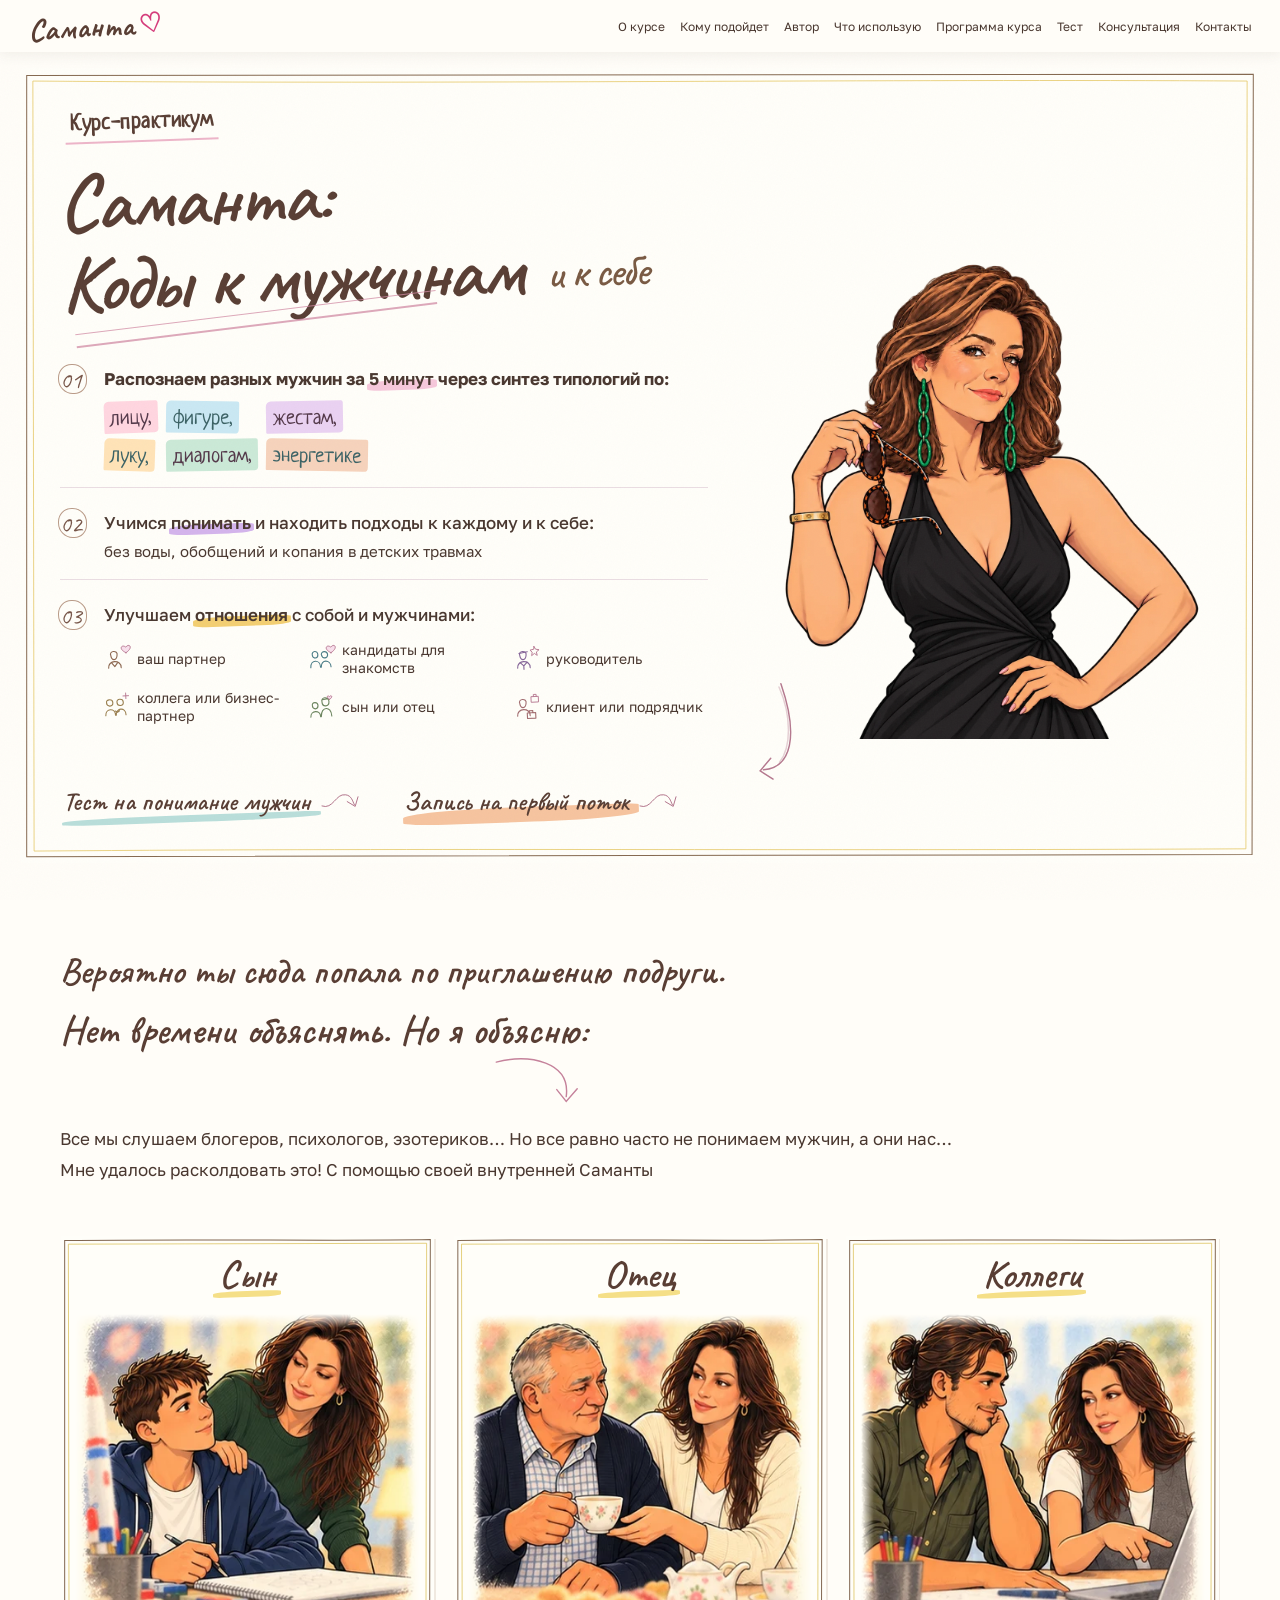
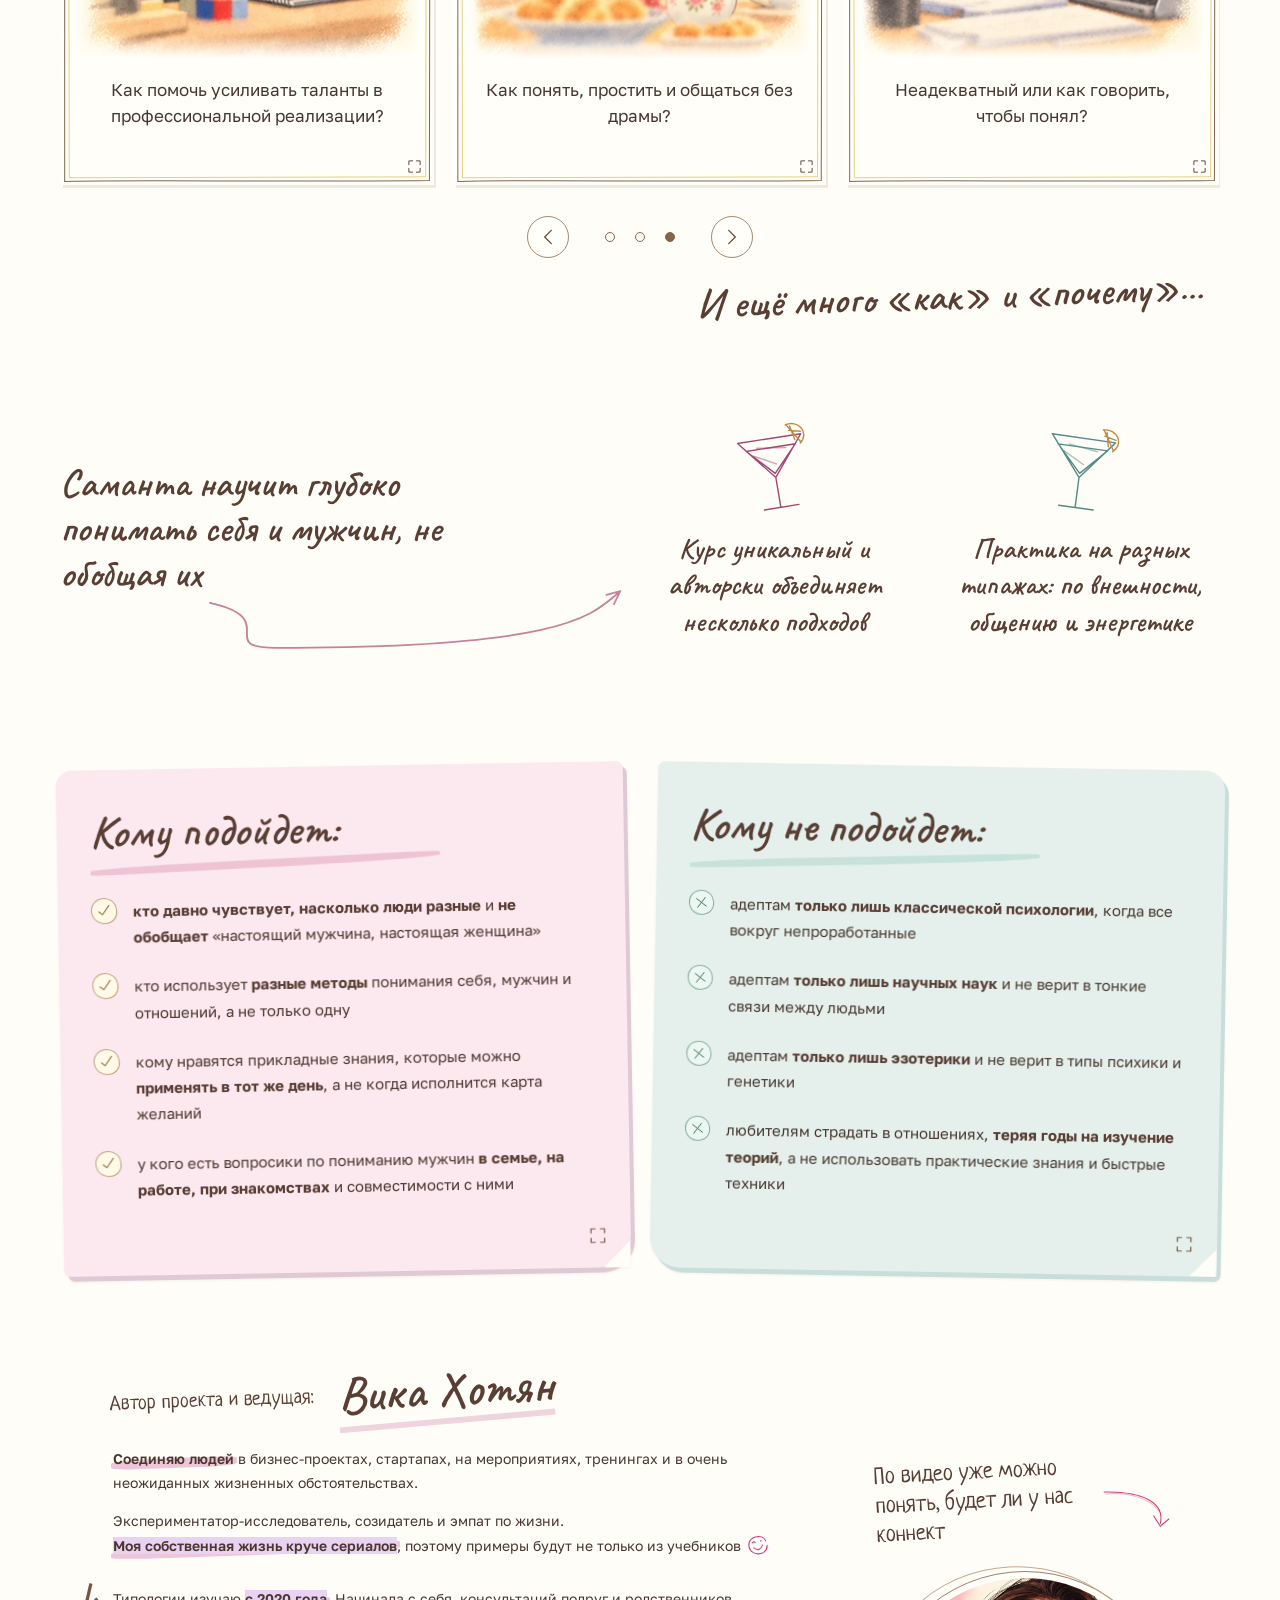
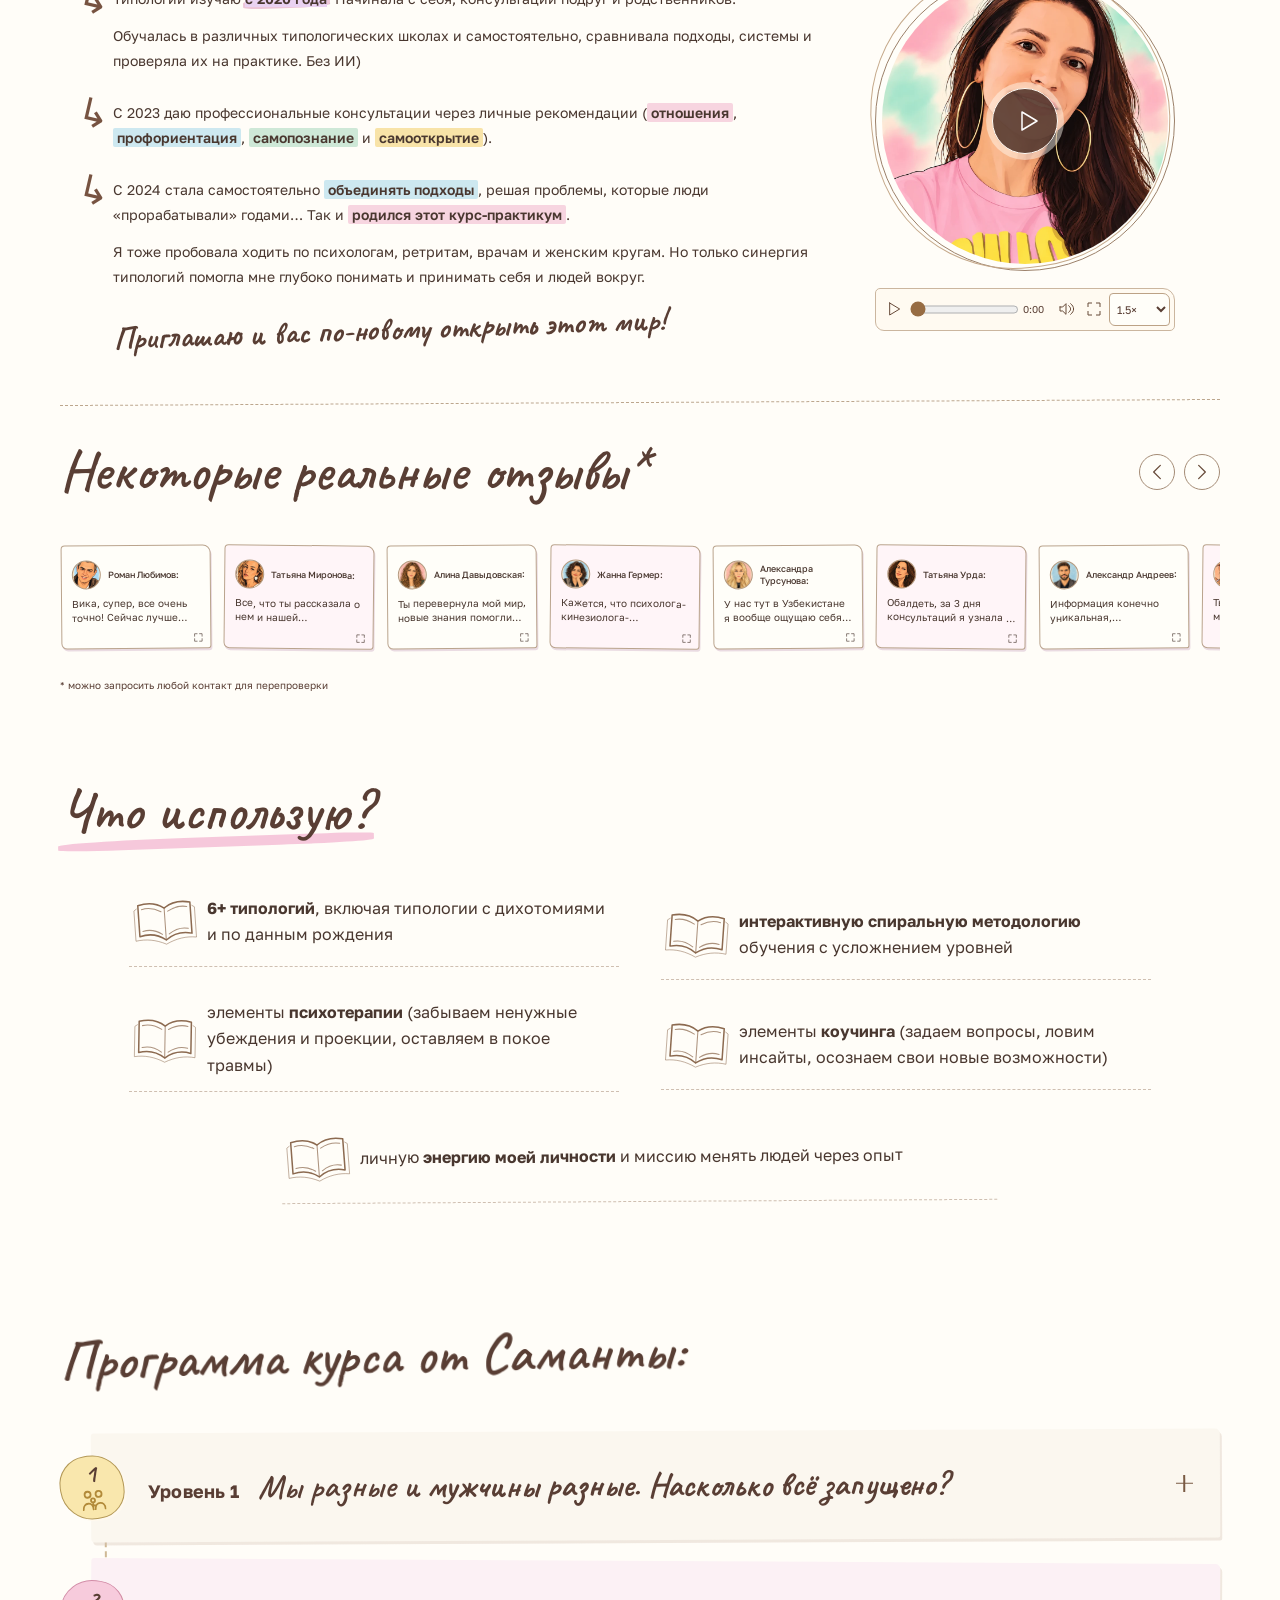
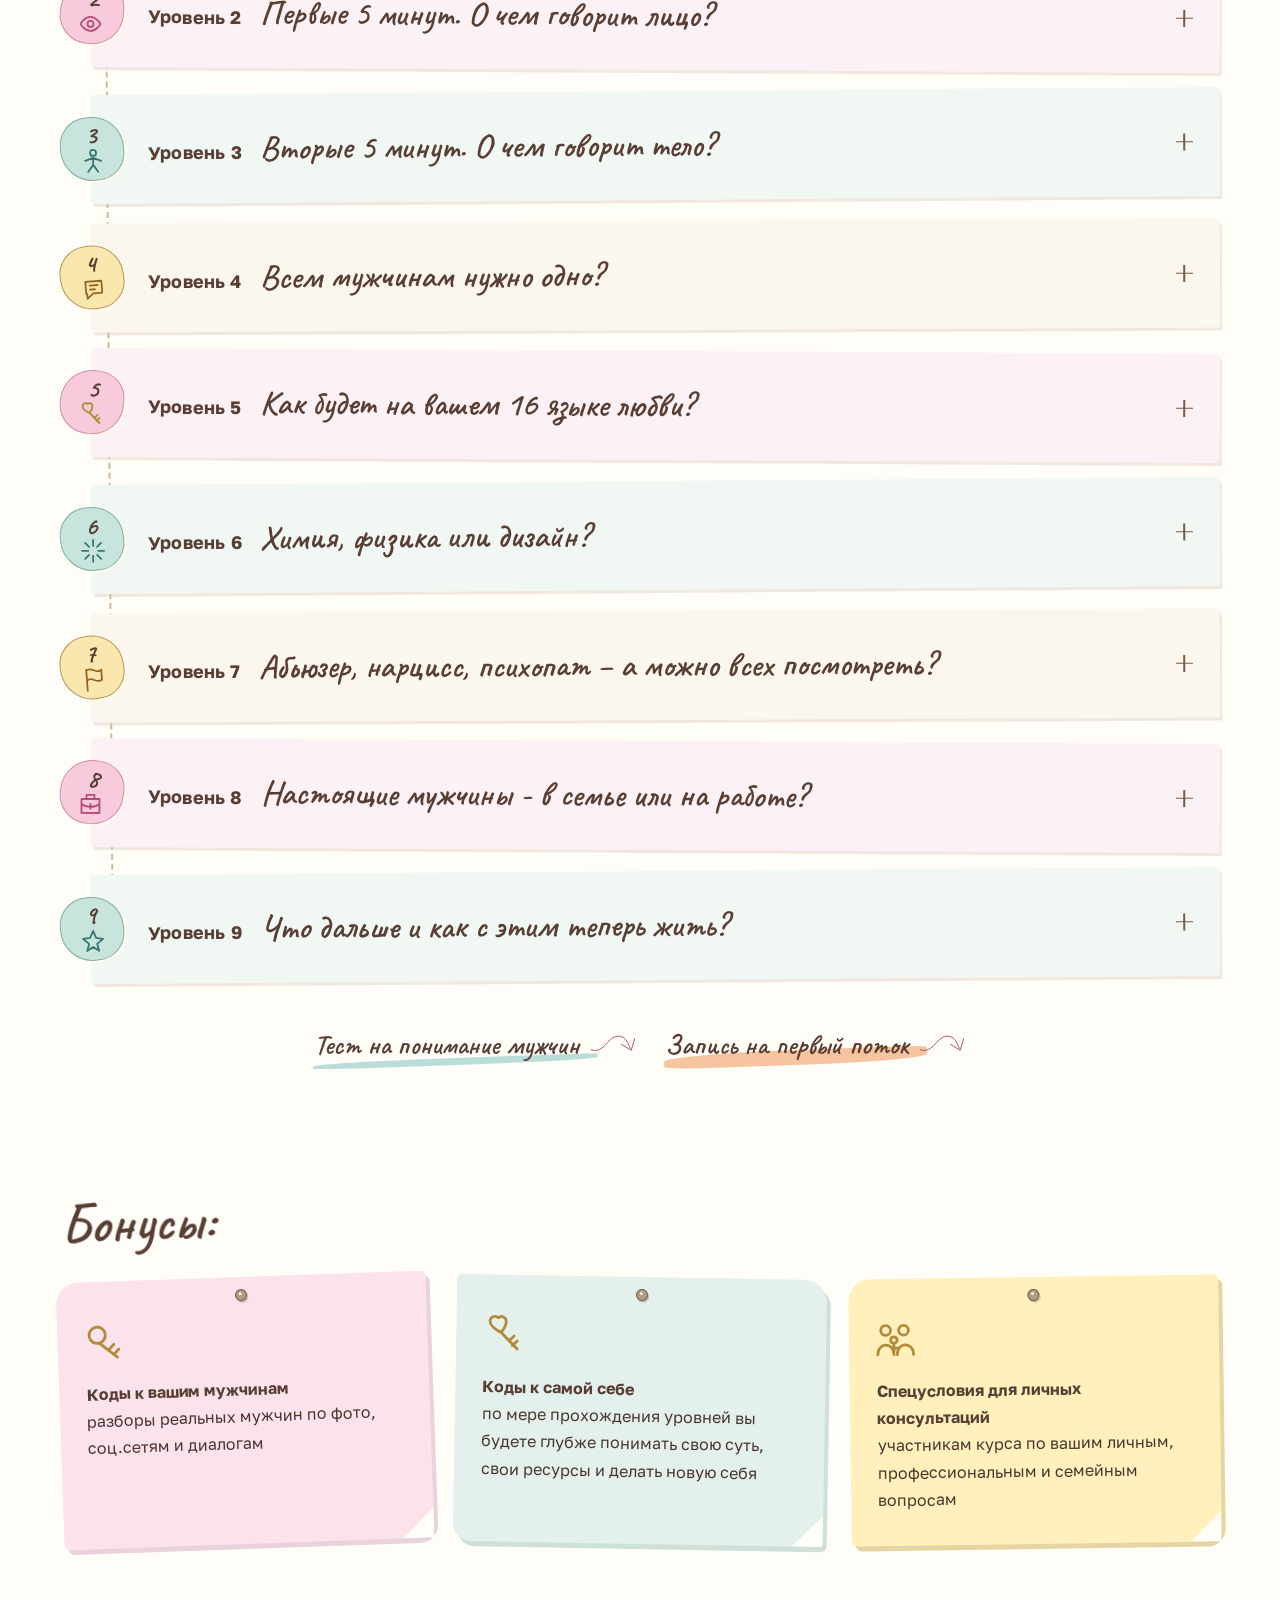
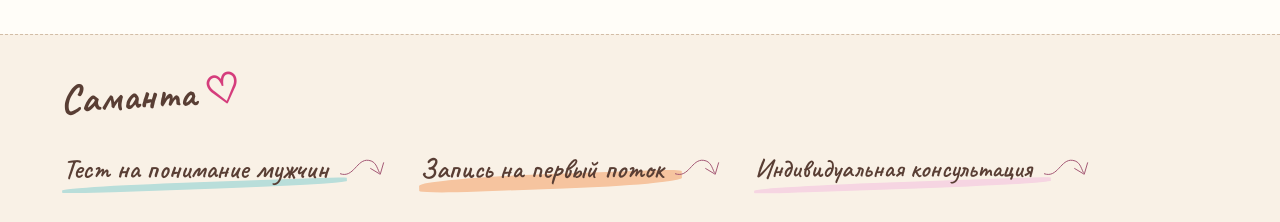
<file: site/index.html>
<!doctype html><!-- build 2026-11-06-v28 --><html lang="ru"><head><meta charset="utf-8"><meta name="viewport" content="width=device-width, initial-scale=1"><meta name="robots" content="noindex,nofollow"><link rel="icon" href="assets/favicon.svg" type="image/svg+xml"><meta name="theme-color" content="#17473f"><title>Саманта: Коды к мужчинам и к себе — курс-практикум Вики Хотян</title><link rel="canonical" href="https://vikakhotian.github.io/types/"><meta name="description" content="Курс-практикум «Саманта: Коды к мужчинам и к себе». Программа из девяти уровней. Автор проекта и ведущая: Вика Хотян."><meta property="og:title" content="Саманта: Коды к мужчинам и к себе"><meta property="og:description" content="Курс-практикум. Автор проекта и ведущая: Вика Хотян."><meta property="og:type" content="website"><meta property="og:locale" content="ru_RU"><meta property="og:image" content="https://vikakhotian.github.io/types/assets/hero-waist.webp?v=12"><link rel="preload" href="assets/fonts/caveat.woff" as="font" type="font/woff" crossorigin><link rel="stylesheet" href="styles.css?v=21"><link rel="stylesheet" href="scrapbook.css?v=20"><link rel="stylesheet" href="refinements.css?v=20"><script src="site-config.js?v=24" defer></script><script src="site-navigation.js?v=20" defer></script><script src="app.js?v=20" defer></script><script src="fit-dialog.js?v=20" defer></script><script src="summary-arrow.js?v=20" defer></script><link rel="stylesheet" href="expressive.css?v=23"></head><body><a class="skip" href="#main">К содержанию</a><div class="reading-progress" aria-hidden="true"><span id="reading-progress"></span></div><header class="site-header"><a href="https://vikakhotian.github.io/types/" class="wordmark" aria-label="Саманта — на главную" data-site-home="">Саманта<span aria-hidden="true">♡</span></a><button id="menu-toggle" class="menu-toggle" aria-expanded="false" aria-controls="main-nav" aria-label="Открыть меню"><span></span><span></span></button><nav id="main-nav" aria-label="Основное меню"><a href="#about-course">О курсе</a><a href="#fit">Кому подойдет</a><a href="#author">Автор</a><a href="#methods">Что использую</a><a href="#program">Программа курса</a><a href="https://vikakhotian.github.io/types/test/" data-site-test="">Тест</a><a href="https://vikakhotian.github.io/types/consultation/" data-site-consultation="">Консультация</a><a href="https://vikakhotian.github.io/types/booking/" data-site-contact="">Контакты</a></nav></header><main id="main"><section id="top" class="hero section"><div class="hero-copy"><h1 data-source-line="0"><span class="course-label">Курс-практикум</span> <span class="hero-title"><span class="hero-title-main">Саманта:<br>Коды к мужчинам</span> <span class="hero-title-tail">и к себе</span></span></h1><div class="hero-statements"><div class="hero-statement"><span class="promise-index" data-ui="">01</span><p class="statement-lead recognition-lead" data-source-line="2">Распознаем разных мужчин за <span class="ink-mark">5 минут</span> через синтез типологий по:</p><p class="statement-detail recognition-grid" data-source-line="3"><span class="recognition-cue">лицу,</span> <span class="recognition-cue">фигуре,</span> <span class="recognition-cue">жестам,</span> <span class="recognition-cue">луку,</span> <span class="recognition-cue">диалогам,</span> <span class="recognition-cue">энергетике</span></p></div><div class="hero-statement"><span class="promise-index" data-ui="">02</span><p class="statement-lead" data-source-line="5">Учимся <span class="ink-mark">понимать</span> и находить подходы к каждому и к себе:</p><p class="statement-detail" data-source-line="6">без воды, обобщений и копания в детских травмах</p></div><div class="hero-statement"><span class="promise-index" data-ui="">03</span><p class="statement-lead" data-source-line="8">Улучшаем <span class="ink-mark">отношения</span> с собой и мужчинами:</p><p data-source-line="9" class="statement-detail relations role-grid"><span class="role-item"><svg class="role-person-icon" fill="none" stroke="currentColor" stroke-width="1.6" stroke-linecap="round" stroke-linejoin="round" aria-hidden="true" viewbox="-2 -7 43 45"><path d="M8 10c-3-7 11-8 9 0-1 8-8 8-9 0ZM4 28c-1-12 19-12 18 0"></path><path d="m9 21 4 5 4-5"></path><path class="role-icon-accent accent-heart" d="M30 7C18 1 25-6 30-1c5-6 12 1 0 8Z"></path></svg><span>ваш партнер</span></span> <span class="role-item"><svg class="role-person-icon" fill="none" stroke="currentColor" stroke-width="1.6" stroke-linecap="round" stroke-linejoin="round" aria-hidden="true" viewbox="-2 -7 43 45"><path d="M3 9c-1-6 8-7 8 0 0 6-8 6-8 0Zm13 0c0-6 9-5 9 1-1 6-8 5-9-1ZM0 27c0-12 14-12 14 0m1 0c0-12 14-10 14 0"></path><path class="role-icon-accent accent-heart" d="M30 7C18 1 25-6 30-1c5-6 12 1 0 8Z"></path></svg><span>кандидаты для знакомств</span></span> <span class="role-item"><svg class="role-person-icon" fill="none" stroke="currentColor" stroke-width="1.6" stroke-linecap="round" stroke-linejoin="round" aria-hidden="true" viewbox="-2 -7 43 45"><path d="M8 10c-3-7 11-8 9 0-1 8-8 8-9 0ZM4 28c-1-12 19-12 18 0"></path><path d="m8 20 5 5 5-5m-5 5v5M7 7l12-2"></path><path class="role-icon-accent accent-star" d="m29-2 2 4 5 1-4 3 1 5-4-3-4 3 1-5-3-3 5-1Z"></path></svg><span>руководитель</span></span> <span class="role-item"><svg class="role-person-icon" fill="none" stroke="currentColor" stroke-width="1.6" stroke-linecap="round" stroke-linejoin="round" aria-hidden="true" viewbox="-2 -7 43 45"><path d="M2 9c-1-6 9-6 9 0 0 6-9 6-9 0Zm15 0c-1-6 9-6 9 0s-9 6-9 0ZM0 27c0-11 14-11 14 0m1 0c0-11 14-11 14 0m-15-6 3 2 3-2"></path><path class="role-icon-accent accent-spark" d="m26 0 8 0m-4-4v8"></path></svg><span>коллега или бизнес-партнер</span></span> <span class="role-item"><svg class="role-person-icon" fill="none" stroke="currentColor" stroke-width="1.6" stroke-linecap="round" stroke-linejoin="round" aria-hidden="true" viewbox="-2 -7 43 45"><path d="M3 13c-1-6 8-6 8 0 0 6-8 6-8 0Zm14-5c-2-7 10-8 10 0 0 8-10 8-10 0ZM0 29c0-10 14-10 14 0m1 0c0-15 15-15 15 0M18 5l7-1"></path><path class="role-icon-accent accent-heart" d="M28 5c-5-3-3-7 0-4 3-3 6 1 0 4Z"></path></svg><span>сын или отец</span></span> <span class="role-item"><svg class="role-person-icon" fill="none" stroke="currentColor" stroke-width="1.6" stroke-linecap="round" stroke-linejoin="round" aria-hidden="true" viewbox="-2 -7 43 45"><path d="M8 10c-3-7 11-8 9 0-1 8-8 8-9 0ZM4 28c-1-12 19-12 18 0"></path><path d="M18 24h12v8H18Zm3 0v-3h5v3"></path><path class="role-icon-accent accent-folder" d="M25 1h10v8H25Zm3 0v-3h4v3"></path></svg><span>клиент или подрядчик</span></span> </p></div></div><div class="ctas" data-ui><a class="cta primary" href="https://vikakhotian.github.io/types/test/" data-site-test="">Тест на понимание мужчин<svg xmlns="http://www.w3.org/2000/svg" class="action-arrow" viewbox="0 0 100 60" fill="none" stroke="currentColor" stroke-width="2" stroke-linecap="round" aria-hidden="true"><path d="M5 40C33 50 39 8 64 12c15 2 17 15 22 25M68 29l20 12 7-24"></path></svg></a><a class="cta secondary" href="https://vikakhotian.github.io/types/booking/" data-site-contact="">Запись на первый поток<svg xmlns="http://www.w3.org/2000/svg" class="action-arrow" viewbox="0 0 100 60" fill="none" stroke="currentColor" stroke-width="2" stroke-linecap="round" aria-hidden="true"><path d="M5 40C33 50 39 8 64 12c15 2 17 15 22 25M68 29l20 12 7-24"></path></svg></a></div></div><figure class="hero-figure"><div class="hero-outline" aria-hidden="true"></div><img src="assets/hero-waist.webp?v=12" width="1254" height="1254" fetchpriority="high" alt="Саманта до пояса: зрелая героиня с каштановыми волосами и длинными зелёными серьгами"><svg class="drawn-arrow" viewbox="0 0 180 95" fill="none" stroke="currentColor" stroke-width="2.5" stroke-linecap="round" aria-hidden="true"><path d="M8 18C100 0 153 20 150 68M132 53l19 21 17-20"></path><path d="M13 22C66 7 119 16 141 39" opacity=".35"></path></svg></figure></section><section id="about-course" class="section topics-section"><div class="intro"><h2 class="intro-title" data-source-line="13"><span class="speech-first">Вероятно ты сюда попала по приглашению подруги.</span> <span class="speech-second">Нет времени объяснять. <span class="explain-phrase">Но я объясню:<svg class="explain-arrow" data-ui aria-hidden="true" viewbox="0 0 120 70" fill="none" stroke="currentColor" stroke-width="1.8" stroke-linecap="round"><path d="M5 9C48-2 100 9 94 53m-12-9 12 15 14-16"></path></svg></span></span></h2><p class="intro-copy" data-source-line="14">Все мы слушаем блогеров, психологов, эзотериков… Но все равно часто не понимаем мужчин, а они нас…<br class="copy-break">Мне удалось расколдовать это! С помощью своей внутренней Саманты</p></div><div class="carousel-shell"><div class="topic-track" id="topic-track" aria-label="Девять карточек о мужчинах" tabindex="0"><button class="insert topic-card" data-topic="0" data-source-line="16" aria-haspopup="dialog"><span class="insert-top"><span class="insert-title">Общение</span></span><span class="scene scene-0" role="img" aria-label="Общение — рисованный сюжет"></span><span class="sr-only"> - </span><span class="insert-question">Почему он не пишет: другой язык любви или отсутствие интереса?</span><span class="enlarge" data-ui aria-hidden="true"><svg class="icon " viewbox="0 0 24 24" fill="none" stroke="currentColor" stroke-width="1.5" stroke-linecap="round" stroke-linejoin="round" aria-hidden="true"><path d="M3 9V3h6m6 0h6v6M3 15v6h6m6 0h6v-6"></path></svg></span></button><button class="insert topic-card" data-topic="1" data-source-line="17" aria-haspopup="dialog"><span class="insert-top"><span class="insert-title">Границы</span></span><span class="scene scene-1" role="img" aria-label="Границы — рисованный сюжет"></span><span class="sr-only"> - </span><span class="insert-question">Ред флаг или особенность характера?</span><span class="enlarge" data-ui aria-hidden="true"><svg class="icon " viewbox="0 0 24 24" fill="none" stroke="currentColor" stroke-width="1.5" stroke-linecap="round" stroke-linejoin="round" aria-hidden="true"><path d="M3 9V3h6m6 0h6v6M3 15v6h6m6 0h6v-6"></path></svg></span></button><button class="insert topic-card" data-topic="3" data-source-line="18" aria-haspopup="dialog"><span class="insert-top"><span class="insert-title">Подарки</span></span><span class="scene scene-2" role="img" aria-label="Подарки — рисованный сюжет"></span><span class="sr-only"> – </span><span class="insert-question">Забота, экономия или жадность?</span><span class="enlarge" data-ui aria-hidden="true"><svg class="icon " viewbox="0 0 24 24" fill="none" stroke="currentColor" stroke-width="1.5" stroke-linecap="round" stroke-linejoin="round" aria-hidden="true"><path d="M3 9V3h6m6 0h6v6M3 15v6h6m6 0h6v-6"></path></svg></span></button><button class="insert topic-card" data-topic="2" data-source-line="20" aria-haspopup="dialog"><span class="insert-top"><span class="insert-title">Верность</span></span><span class="scene scene-4" role="img" aria-label="Верность — рисованный сюжет"></span><span class="sr-only"> – </span><span class="insert-question">Мой идеальный мужчина или общий мужчина?</span><span class="enlarge" data-ui aria-hidden="true"><svg class="icon " viewbox="0 0 24 24" fill="none" stroke="currentColor" stroke-width="1.5" stroke-linecap="round" stroke-linejoin="round" aria-hidden="true"><path d="M3 9V3h6m6 0h6v6M3 15v6h6m6 0h6v-6"></path></svg></span></button><button class="insert topic-card" data-topic="4" data-source-line="19" aria-haspopup="dialog"><span class="insert-top"><span class="insert-title">Знакомства</span></span><span class="scene scene-3" role="img" aria-label="Знакомства — рисованный сюжет"></span><span class="sr-only"> – </span><span class="insert-question">Какой мне подходит и как познакомиться с моим?</span><span class="enlarge" data-ui aria-hidden="true"><svg class="icon " viewbox="0 0 24 24" fill="none" stroke="currentColor" stroke-width="1.5" stroke-linecap="round" stroke-linejoin="round" aria-hidden="true"><path d="M3 9V3h6m6 0h6v6M3 15v6h6m6 0h6v-6"></path></svg></span></button><button class="insert topic-card" data-topic="5" data-source-line="21" aria-haspopup="dialog"><span class="insert-top"><span class="insert-title">Клиенты</span></span><span class="scene scene-5" role="img" aria-label="Клиенты — рисованный сюжет"></span><span class="sr-only"> – </span><span class="insert-question">Как общаться, чтобы быстро покупали, а не выносили мозг?</span><span class="enlarge" data-ui aria-hidden="true"><svg class="icon " viewbox="0 0 24 24" fill="none" stroke="currentColor" stroke-width="1.5" stroke-linecap="round" stroke-linejoin="round" aria-hidden="true"><path d="M3 9V3h6m6 0h6v6M3 15v6h6m6 0h6v-6"></path></svg></span></button><button class="insert topic-card" data-topic="6" data-source-line="22" aria-haspopup="dialog"><span class="insert-top"><span class="insert-title">Сын</span></span><span class="scene scene-6" role="img" aria-label="Сын — рисованный сюжет"></span><span class="sr-only"> – </span><span class="insert-question">Как помочь усиливать таланты в профессиональной реализации?</span><span class="enlarge" data-ui aria-hidden="true"><svg class="icon " viewbox="0 0 24 24" fill="none" stroke="currentColor" stroke-width="1.5" stroke-linecap="round" stroke-linejoin="round" aria-hidden="true"><path d="M3 9V3h6m6 0h6v6M3 15v6h6m6 0h6v-6"></path></svg></span></button><button class="insert topic-card" data-topic="7" data-source-line="23" aria-haspopup="dialog"><span class="insert-top"><span class="insert-title">Отец</span></span><span class="scene scene-7" role="img" aria-label="Отец — рисованный сюжет"></span><span class="sr-only"> – </span><span class="insert-question">Как понять, простить и общаться без драмы?</span><span class="enlarge" data-ui aria-hidden="true"><svg class="icon " viewbox="0 0 24 24" fill="none" stroke="currentColor" stroke-width="1.5" stroke-linecap="round" stroke-linejoin="round" aria-hidden="true"><path d="M3 9V3h6m6 0h6v6M3 15v6h6m6 0h6v-6"></path></svg></span></button><button class="insert topic-card" data-topic="8" data-source-line="24" aria-haspopup="dialog"><span class="insert-top"><span class="insert-title">Коллеги</span></span><span class="scene scene-8" role="img" aria-label="Коллеги — рисованный сюжет"></span><span class="sr-only"> – </span><span class="insert-question">Неадекватный или как говорить, чтобы понял?</span><span class="enlarge" data-ui aria-hidden="true"><svg class="icon " viewbox="0 0 24 24" fill="none" stroke="currentColor" stroke-width="1.5" stroke-linecap="round" stroke-linejoin="round" aria-hidden="true"><path d="M3 9V3h6m6 0h6v6M3 15v6h6m6 0h6v-6"></path></svg></span></button></div><div class="carousel-controls"><button id="topics-prev" class="round-control" aria-label="Предыдущие карточки"><svg class="icon left" viewbox="0 0 24 24" fill="none" stroke="currentColor" stroke-width="1.5" stroke-linecap="round" stroke-linejoin="round" aria-hidden="true"><path d="m8 4 8 8-8 8"></path></svg></button><div id="topic-dots" class="dots" aria-label="Страницы карточек"></div><button id="topics-next" class="round-control" aria-label="Следующие карточки"><svg class="icon " viewbox="0 0 24 24" fill="none" stroke="currentColor" stroke-width="1.5" stroke-linecap="round" stroke-linejoin="round" aria-hidden="true"><path d="m8 4 8 8-8 8"></path></svg></button></div></div><p class="many-questions" data-source-line="25">И ещё много «как» и «почему»…</p><div class="course-summary"><h2 class="" data-source-line="27">Саманта научит глубоко понимать себя и мужчин, не обобщая их</h2><div><article class="method-note"><svg xmlns="http://www.w3.org/2000/svg" class="cocktail-drawing" viewbox="0 0 100 115" fill="none" stroke="currentColor" stroke-width="1.7" stroke-linecap="round" stroke-linejoin="round" aria-hidden="true"><path d="M10 22 87 21 50 69 10 22ZM50 69l1 36m-20 1 42-1M19 33l60-1-29 32-31-31Z"></path><path d="M70 8c16-5 28 13 15 24M71 8l15 23M73 15l14 3M75 10l4 17"></path><path d="m27 40 26 13m-21-22 35 4" opacity=".5"></path></svg><p class="" data-source-line="28">Курс уникальный и авторски объединяет несколько подходов</p></article><article class="practice-note"><svg xmlns="http://www.w3.org/2000/svg" class="cocktail-drawing" viewbox="0 0 100 115" fill="none" stroke="currentColor" stroke-width="1.7" stroke-linecap="round" stroke-linejoin="round" aria-hidden="true"><path d="M10 22 87 21 50 69 10 22ZM50 69l1 36m-20 1 42-1M19 33l60-1-29 32-31-31Z"></path><path d="M70 8c16-5 28 13 15 24M71 8l15 23M73 15l14 3M75 10l4 17"></path><path d="m27 40 26 13m-21-22 35 4" opacity=".5"></path></svg><p class="" data-source-line="29">Практика на разных типажах: по внешности, общению и энергетике</p></article></div></div></section><section class="section fit-section" id="fit"><div class="fit-column yes"><h2 class="" data-source-line="31" id="fit-title-0">Кому подойдет:</h2><ul><li><svg class="icon " viewbox="0 0 24 24" fill="none" stroke="currentColor" stroke-width="1.5" stroke-linecap="round" stroke-linejoin="round" aria-hidden="true"><path d="m4 12 5 5L21 4"></path></svg><span data-source-line="32"><strong>кто давно чувствует, насколько люди разные</strong> и <strong>не обобщает</strong> «настоящий мужчина, настоящая женщина»</span></li><li><svg class="icon " viewbox="0 0 24 24" fill="none" stroke="currentColor" stroke-width="1.5" stroke-linecap="round" stroke-linejoin="round" aria-hidden="true"><path d="m4 12 5 5L21 4"></path></svg><span data-source-line="33">кто использует <strong>разные методы</strong> понимания себя, мужчин и отношений, а не только одну</span></li><li><svg class="icon " viewbox="0 0 24 24" fill="none" stroke="currentColor" stroke-width="1.5" stroke-linecap="round" stroke-linejoin="round" aria-hidden="true"><path d="m4 12 5 5L21 4"></path></svg><span data-source-line="34">кому нравятся прикладные знания, которые можно <strong>применять в тот же день</strong>, а не когда исполнится карта желаний</span></li><li><svg class="icon " viewbox="0 0 24 24" fill="none" stroke="currentColor" stroke-width="1.5" stroke-linecap="round" stroke-linejoin="round" aria-hidden="true"><path d="m4 12 5 5L21 4"></path></svg><span data-source-line="35">у кого есть вопросики по пониманию мужчин <strong>в семье, на работе, при знакомствах</strong> и совместимости с ними</span></li></ul><button class="fit-expand" type="button" data-fit-expand="0" aria-haspopup="dialog" aria-label="Увеличить: Кому подойдет:" data-ui><svg viewbox="0 0 24 24" class="icon" fill="none" stroke="currentColor" stroke-width="1.6" aria-hidden="true"><path d="M3 9V3h6m6 0h6v6M3 15v6h6m6 0h6v-6"></path></svg></button></div><div class="fit-column no"><h2 class="" data-source-line="36" id="fit-title-1">Кому не подойдет:</h2><ul><li><svg class="icon " viewbox="0 0 24 24" fill="none" stroke="currentColor" stroke-width="1.5" stroke-linecap="round" stroke-linejoin="round" aria-hidden="true"><path d="m5 5 14 14M19 5 5 19"></path></svg><span data-source-line="37">адептам <strong>только лишь классической психологии</strong>, когда все вокруг непроработанные</span></li><li><svg class="icon " viewbox="0 0 24 24" fill="none" stroke="currentColor" stroke-width="1.5" stroke-linecap="round" stroke-linejoin="round" aria-hidden="true"><path d="m5 5 14 14M19 5 5 19"></path></svg><span data-source-line="38">адептам <strong>только лишь научных наук</strong> и не верит в тонкие связи между людьми</span></li><li><svg class="icon " viewbox="0 0 24 24" fill="none" stroke="currentColor" stroke-width="1.5" stroke-linecap="round" stroke-linejoin="round" aria-hidden="true"><path d="m5 5 14 14M19 5 5 19"></path></svg><span data-source-line="39">адептам <strong>только лишь эзотерики</strong> и не верит в типы психики и генетики</span></li><li><svg class="icon " viewbox="0 0 24 24" fill="none" stroke="currentColor" stroke-width="1.5" stroke-linecap="round" stroke-linejoin="round" aria-hidden="true"><path d="m5 5 14 14M19 5 5 19"></path></svg><span data-source-line="40">любителям страдать в отношениях, <strong>теряя годы на изучение теорий</strong>, а не использовать практические знания и быстрые техники</span></li></ul><button class="fit-expand" type="button" data-fit-expand="1" aria-haspopup="dialog" aria-label="Увеличить: Кому не подойдет:" data-ui><svg viewbox="0 0 24 24" class="icon" fill="none" stroke="currentColor" stroke-width="1.6" aria-hidden="true"><path d="M3 9V3h6m6 0h6v6M3 15v6h6m6 0h6v-6"></path></svg></button></div></section><section id="author" class="section author-section"><div class="author-heading"><h2 data-source-line="43"><span class="author-label">Автор проекта и ведущая:</span> <span class="author-name">Вика Хотян</span></h2></div><div class="author-layout"><div class="author-notes"><p class="author-note note-0" data-source-line="44"><span class="ink-mark">Соединяю людей</span> в бизнес-проектах, стартапах, на мероприятиях, тренингах и в очень неожиданных жизненных обстоятельствах.</p><p class="author-note note-1" data-source-line="45">Экспериментатор-исследователь, созидатель и эмпат по жизни. <span class="ink-mark ink-lilac">Моя собственная жизнь круче сериалов</span>, поэтому примеры будут не только из учебников<span class="editorial-smile" data-ui="" role="img" aria-label="Подмигивающая улыбка"><svg xmlns="http://www.w3.org/2000/svg" viewbox="0 0 32 32" fill="none" stroke="currentColor" stroke-width="1.5" stroke-linecap="round"><path d="M27 12C25 2 6 2 4 14c-3 15 22 20 24 4M9 12q2-2 4 0m7-1h1M10 19q7 7 12-2"></path></svg></span></p><p class="author-note note-2" data-source-line="46">Типологии изучаю <span class="ink-mark ink-lilac">с 2020 года</span>. Начинала с себя, консультаций подруг и родственников.</p><p class="author-note note-3" data-source-line="47">Обучалась в различных типологических школах и самостоятельно, сравнивала подходы, системы и проверяла их на практике. Без ИИ)</p><p class="author-note note-4" data-source-line="48">С 2023 даю профессиональные консультации через личные рекомендации (<span class="bio-mark bio-pink">отношения</span>, <span class="bio-mark bio-blue">профориентация</span>, <span class="bio-mark bio-green">самопознание</span> и <span class="bio-mark bio-gold">самооткрытие</span>).</p><p class="author-note note-5" data-source-line="49">С 2024 стала самостоятельно <span class="bio-mark bio-blue">объединять подходы</span>, решая проблемы, которые люди «прорабатывали» годами… Так и <span class="bio-mark bio-pink">родился этот курс-практикум</span>.</p><p class="author-note note-6" data-source-line="50">Я тоже пробовала ходить по психологам, ретритам, врачам и женским кругам. Но только синергия типологий помогла мне глубоко понимать и принимать себя и людей вокруг.</p><p class="author-note note-7 author-invitation" data-source-line="51"><strong>Приглашаю и вас по-новому открыть этот мир!</strong></p></div><div class="author-video"><p class="video-invite" data-source-line="52">По видео уже можно понять, будет ли у нас коннект</p><svg class="drawn-arrow" viewbox="0 0 180 95" fill="none" stroke="currentColor" stroke-width="2.5" stroke-linecap="round" aria-hidden="true"><path d="M8 18C100 0 153 20 150 68M132 53l19 21 17-20"></path><path d="M13 22C66 7 119 16 141 39" opacity=".35"></path></svg><div class="video-player" id="video-player"><div class="video-circle"><video id="author-video" playsinline preload="none" poster="assets/vika-cartoon.webp?v=18" aria-label="Видео-знакомство с Викой Хотян" src="assets/vika-web.mp4?v=18"></video><button id="video-overlay" class="video-overlay" aria-label="Смотреть видео"><svg class="icon " viewbox="0 0 24 24" fill="none" stroke="currentColor" stroke-width="1.5" stroke-linecap="round" stroke-linejoin="round" aria-hidden="true"><path d="m7 3 15 9-15 9V3Z"></path></svg></button></div><div class="player-controls"><button id="video-play" class="round-control" aria-label="Воспроизвести видео"><svg class="icon " viewbox="0 0 24 24" fill="none" stroke="currentColor" stroke-width="1.5" stroke-linecap="round" stroke-linejoin="round" aria-hidden="true"><path d="m7 3 15 9-15 9V3Z"></path></svg></button><label class="sr-only" for="video-seek">Позиция воспроизведения</label><input type="range" id="video-seek" min="0" max="100" value="0" step="0.1"><span id="video-time" aria-live="off">0:00</span><button id="video-mute" class="round-control" aria-label="Настроить громкость" aria-expanded="false" aria-controls="video-volume-panel"><svg class="icon " viewbox="0 0 24 24" fill="none" stroke="currentColor" stroke-width="1.5" stroke-linecap="round" stroke-linejoin="round" aria-hidden="true"><path d="M3 9h4l5-5v16l-5-5H3V9Zm13-2c4 3 4 7 0 10m3-13c6 5 6 11 0 16"></path></svg></button><button id="video-enlarge" type="button" class="round-control" aria-label="Увеличить видео" aria-haspopup="dialog"><svg class="icon" viewbox="0 0 24 24" fill="none" stroke="currentColor" stroke-width="1.5"><path d="M3 9V3h6m6 0h6v6M3 15v6h6m6 0h6v-6"></path></svg></button><select id="video-rate" class="video-rate" aria-label="Скорость воспроизведения"><option value="1">1×</option><option value="1.25">1.25×</option><option value="1.5" selected>1.5×</option><option value="1.75">1.75×</option><option value="2">2×</option></select></div><p id="video-error" class="video-error" hidden>Не удалось загрузить видео. <button id="video-retry" type="button">Повторить</button> <a href="assets/vika-web.mp4">Открыть видео отдельно</a></p><div id="video-volume-panel" class="volume-panel" hidden=""><label for="video-volume">Громкость</label><input id="video-volume" type="range" min="0" max="1" step="0.05" value="0.25" aria-label="Громкость видео"></div></div></div></div></section><section id="reviews" class="section reviews-section"><div class="section-title-row"><h2 data-source-line="54">Некоторые реальные отзывы*</h2><div class="review-controls"><button id="reviews-prev" class="round-control" aria-label="Предыдущие отзывы"><svg class="icon left" viewbox="0 0 24 24" fill="none" stroke="currentColor" stroke-width="1.5" stroke-linecap="round" stroke-linejoin="round" aria-hidden="true"><path d="m8 4 8 8-8 8"></path></svg></button><button id="reviews-next" class="round-control" aria-label="Следующие отзывы"><svg class="icon " viewbox="0 0 24 24" fill="none" stroke="currentColor" stroke-width="1.5" stroke-linecap="round" stroke-linejoin="round" aria-hidden="true"><path d="m8 4 8 8-8 8"></path></svg></button></div></div><div class="review-track" id="review-track" tabindex="0" aria-label="Отзывы"><button class="review" data-review="8" data-source-line="63" aria-haspopup="dialog" data-avatar="8"><span class="review-author"><span class="review-avatar avatar-8 latest-portrait portrait-roman" aria-hidden="true" data-ui title="Условная иллюстрация"></span><span class="review-name">Роман Любимов:</span></span> <span class="review-quote">Вика, супер, все очень точно! Сейчас лучше понимаю себя, свою миссию на новом этапе жизни, особенно про продвижение себя в ютьюбе.</span><span class="review-more" aria-hidden="true" data-ui><svg class="icon " viewbox="0 0 24 24" fill="none" stroke="currentColor" stroke-width="1.5" stroke-linecap="round" stroke-linejoin="round" aria-hidden="true"><path d="M3 9V3h6m6 0h6v6M3 15v6h6m6 0h6v-6"></path></svg></span></button><button class="review" data-review="7" data-source-line="62" aria-haspopup="dialog" data-avatar="7"><span class="review-author"><span class="review-avatar avatar-7 latest-portrait portrait-tatyana-mironova" aria-hidden="true" data-ui title="Условная иллюстрация"></span><span class="review-name">Татьяна Миронова:</span></span> <span class="review-quote">Все, что ты рассказала о нем и нашей совместимости, это шоковый шок. Описание того, кто мне подходит это и есть тот образ мужчины, который бы я хотела реально видеть рядом с собой</span><span class="review-more" aria-hidden="true" data-ui><svg class="icon " viewbox="0 0 24 24" fill="none" stroke="currentColor" stroke-width="1.5" stroke-linecap="round" stroke-linejoin="round" aria-hidden="true"><path d="M3 9V3h6m6 0h6v6M3 15v6h6m6 0h6v-6"></path></svg></span></button><button class="review" data-review="0" data-source-line="55" aria-haspopup="dialog" data-avatar="0"><span class="review-author"><span class="review-avatar avatar-0 new-portrait portrait-alina" aria-hidden="true" data-ui title="Рисованный портрет по фотографии"></span><span class="review-name">Алина Давыдовская:</span></span> <span class="review-quote">Ты перевернула мой мир, новые знания помогли мне лучше понять моих родителей, мужа и собственного ребенка</span><span class="review-more" aria-hidden="true" data-ui><svg class="icon " viewbox="0 0 24 24" fill="none" stroke="currentColor" stroke-width="1.5" stroke-linecap="round" stroke-linejoin="round" aria-hidden="true"><path d="M3 9V3h6m6 0h6v6M3 15v6h6m6 0h6v-6"></path></svg></span></button><button class="review" data-review="1" data-source-line="56" aria-haspopup="dialog" data-avatar="1"><span class="review-author"><span class="review-avatar avatar-1 new-portrait portrait-zhanna" aria-hidden="true" data-ui title="Рисованный портрет по фотографии"></span><span class="review-name">Жанна Гермер:</span></span> <span class="review-quote">Кажется, что психолога-кинезиолога- биотехнолога удивить уже нечем. Но! Теперь поняла, каких людей мне в команду искать и какие партнеры подходят.</span><span class="review-more" aria-hidden="true" data-ui><svg class="icon " viewbox="0 0 24 24" fill="none" stroke="currentColor" stroke-width="1.5" stroke-linecap="round" stroke-linejoin="round" aria-hidden="true"><path d="M3 9V3h6m6 0h6v6M3 15v6h6m6 0h6v-6"></path></svg></span></button><button class="review" data-review="2" data-source-line="57" aria-haspopup="dialog" data-avatar="2" data-portrait="alexandra-tursunova"><span class="review-author"><span class="review-avatar avatar-2 real-avatar portrait-alexandra-tursunova" aria-hidden="true" data-ui title="Рисованный портрет автора отзыва"></span><span class="review-name">Александра Турсунова:</span></span> <span class="review-quote">У нас тут в Узбекистане я вообще ощущаю себя единственной волшебницей, которой доступны знания не для всех))</span><span class="review-more" aria-hidden="true" data-ui><svg class="icon " viewbox="0 0 24 24" fill="none" stroke="currentColor" stroke-width="1.5" stroke-linecap="round" stroke-linejoin="round" aria-hidden="true"><path d="M3 9V3h6m6 0h6v6M3 15v6h6m6 0h6v-6"></path></svg></span></button><button class="review" data-review="3" data-source-line="58" aria-haspopup="dialog" data-avatar="3"><span class="review-author"><span class="review-avatar avatar-3 portrait-tatyana-urda" aria-hidden="true" data-ui title="Условная иллюстрация"></span><span class="review-name">Татьяна Урда:</span></span> <span class="review-quote">Обалдеть, за 3 дня консультаций я узнала о себе и муже столько, сколько не узнавала за полгода лекций по саморазвитию!</span><span class="review-more" aria-hidden="true" data-ui><svg class="icon " viewbox="0 0 24 24" fill="none" stroke="currentColor" stroke-width="1.5" stroke-linecap="round" stroke-linejoin="round" aria-hidden="true"><path d="M3 9V3h6m6 0h6v6M3 15v6h6m6 0h6v-6"></path></svg></span></button><button class="review" data-review="6" data-source-line="61" aria-haspopup="dialog" data-avatar="6" data-portrait="alexander-andreev"><span class="review-author"><span class="review-avatar avatar-6 real-avatar portrait-alexander-andreev" aria-hidden="true" data-ui title="Рисованный портрет автора отзыва"></span><span class="review-name">Александр Андреев:</span></span> <span class="review-quote">Информация конечно уникальная, периодически переслушиваю и для себя, и для формирования своего тренинга для лидеров</span><span class="review-more" aria-hidden="true" data-ui><svg class="icon " viewbox="0 0 24 24" fill="none" stroke="currentColor" stroke-width="1.5" stroke-linecap="round" stroke-linejoin="round" aria-hidden="true"><path d="M3 9V3h6m6 0h6v6M3 15v6h6m6 0h6v-6"></path></svg></span></button><button class="review" data-review="9" data-source-line="64" aria-haspopup="dialog" data-avatar="9"><span class="review-author"><span class="review-avatar avatar-9 latest-portrait portrait-maria" aria-hidden="true" data-ui title="Условная иллюстрация"></span><span class="review-name">Мария Урюпина:</span></span> <span class="review-quote">Ты перевернула наш с мужем мир! Мы теперь везде, где бываем, анализируем типажи людей и надо ли с ними связываться)))</span><span class="review-more" aria-hidden="true" data-ui><svg class="icon " viewbox="0 0 24 24" fill="none" stroke="currentColor" stroke-width="1.5" stroke-linecap="round" stroke-linejoin="round" aria-hidden="true"><path d="M3 9V3h6m6 0h6v6M3 15v6h6m6 0h6v-6"></path></svg></span></button><button class="review" data-review="10" data-source-line="65" aria-haspopup="dialog" data-avatar="10"><span class="review-author"><span class="review-avatar avatar-10 latest-portrait portrait-stanislav" aria-hidden="true" data-ui title="Условная иллюстрация"></span><span class="review-name">Станислав Кочуковский:</span></span> <span class="review-quote">Я наконец-то понял, почему часто не довожу дела до конца и почему выбираю не тех девушек. Теперь появилось понимание, кто мне реально нужен и с какой мотивацией мне двигаться в делах</span><span class="review-more" aria-hidden="true" data-ui><svg class="icon " viewbox="0 0 24 24" fill="none" stroke="currentColor" stroke-width="1.5" stroke-linecap="round" stroke-linejoin="round" aria-hidden="true"><path d="M3 9V3h6m6 0h6v6M3 15v6h6m6 0h6v-6"></path></svg></span></button><button class="review" data-review="4" data-source-line="59" aria-haspopup="dialog" data-avatar="4"><span class="review-author"><span class="review-avatar avatar-4 new-portrait portrait-mikhail" aria-hidden="true" data-ui title="Рисованный портрет по фотографии"></span><span class="review-name">Михаил Цыганков:</span></span> <span class="review-quote">Ты мне реально раскрыла глаза на мою необычную породу, я теперь знаю, как двигаться профессионально так чтобы мне это было легко и в кайф!</span><span class="review-more" aria-hidden="true" data-ui><svg class="icon " viewbox="0 0 24 24" fill="none" stroke="currentColor" stroke-width="1.5" stroke-linecap="round" stroke-linejoin="round" aria-hidden="true"><path d="M3 9V3h6m6 0h6v6M3 15v6h6m6 0h6v-6"></path></svg></span></button><button class="review" data-review="5" data-source-line="60" aria-haspopup="dialog" data-avatar="5"><span class="review-author"><span class="review-avatar avatar-5 latest-portrait portrait-natalia" aria-hidden="true" data-ui title="Условная иллюстрация"></span><span class="review-name">Наталья Акулина:</span></span> <span class="review-quote">Спасибо большое за консультацию, она очень помогла при выборе ВУЗа для сына, когда мы поняли какие сильные стороны его личности нужно дальше развивать</span><span class="review-more" aria-hidden="true" data-ui><svg class="icon " viewbox="0 0 24 24" fill="none" stroke="currentColor" stroke-width="1.5" stroke-linecap="round" stroke-linejoin="round" aria-hidden="true"><path d="M3 9V3h6m6 0h6v6M3 15v6h6m6 0h6v-6"></path></svg></span></button></div><p class="review-footnote">* можно запросить любой контакт для перепроверки</p></section><section class="methods-note section" id="methods"><h2><span class="ink-mark">Что использую?</span></h2><ul class="methods-list"><li><span><strong>6+ типологий</strong>, включая типологии с дихотомиями и по данным рождения</span></li><li><span><strong>интерактивную спиральную методологию</strong> обучения с усложнением уровней</span></li><li><span>элементы <strong>психотерапии</strong> (забываем ненужные убеждения и проекции, оставляем в покое травмы)</span></li><li><span>элементы <strong>коучинга</strong> (задаем вопросы, ловим инсайты, осознаем свои новые возможности)</span></li><li><span>личную <strong>энергию моей личности</strong> и миссию менять людей через опыт</span></li></ul></section><section id="program" class="section program-section"><h2 class="" data-source-line="66">Программа курса от Саманты:</h2><div class="levels"><details class="level"><summary><span class="level-badge" aria-hidden="true"><span class="level-step-number" data-ui="">1</span><svg class="icon bonus-key-icon" viewbox="0 0 24 24" fill="none" stroke="currentColor" stroke-width="1.5" stroke-linecap="round" stroke-linejoin="round" aria-hidden="true"><path d="M6 10a3 3 0 1 0 0-6 3 3 0 0 0 0 6Zm11 0a3 3 0 1 0 0-6 3 3 0 0 0 0 6ZM1 22c0-8 10-8 10 0m2 0c0-8 10-8 10 0M9 13a2 2 0 1 1 4 0 2 2 0 0 1-4 0Zm2 2v5m0-2h3"></path></svg></span><span class="level-heading" data-source-line="67"><span class="level-number">Уровень 1</span> <span class="level-title">Мы разные и <strong>мужчины разные. Насколько всё запущено?</strong></span></span><span class="level-toggle" aria-hidden="true"></span></summary><div class="level-description"><p class="" data-source-line="68">Знакомимся с мировыми типологиями: внешность, телесность, психотипы, смешанные проявления и энергетика. Пробуем первые разборы и смотрим, как всё это использовать в семье, знакомствах и работе.</p></div></details><details class="level"><summary><span class="level-badge" aria-hidden="true"><span class="level-step-number" data-ui="">2</span><svg class="icon " viewbox="0 0 24 24" fill="none" stroke="currentColor" stroke-width="1.5" stroke-linecap="round" stroke-linejoin="round" aria-hidden="true"><path d="M2 12s4-7 10-7 10 7 10 7-4 7-10 7S2 12 2 12Zm10-3a3 3 0 1 0 0 6 3 3 0 0 0 0-6"></path></svg></span><span class="level-heading" data-source-line="69"><span class="level-number">Уровень 2</span> <span class="level-title">Первые 5 минут. О чем говорит лицо?</span></span><span class="level-toggle" aria-hidden="true"></span></summary><div class="level-description"><p class="" data-source-line="70">Учимся понимать психику по зонам лица, сопоставлять признаки и впечатление. Разбираемся с научным обоснованием, подбираем пин-коды к ярким признакам.</p></div></details><details class="level"><summary><span class="level-badge" aria-hidden="true"><span class="level-step-number" data-ui="">3</span><svg class="icon " viewbox="0 0 24 24" fill="none" stroke="currentColor" stroke-width="1.5" stroke-linecap="round" stroke-linejoin="round" aria-hidden="true"><path d="M12 7a3 3 0 1 0 0-6 3 3 0 0 0 0 6Zm-8 5 8-3 8 3m-8-3v7m0 0-5 7m5-7 5 7"></path></svg></span><span class="level-heading" data-source-line="71"><span class="level-number">Уровень 3</span> <span class="level-title">Вторые 5 минут. О чем говорит тело?</span></span><span class="level-toggle" aria-hidden="true"></span></summary><div class="level-description"><p class="" data-source-line="72">Учимся распознавать типы телесности и соматологии, жесты, голос и эго-состояния.</p><p class="" data-source-line="73">Разбираемся со связями в характере и «толстой костью».</p></div></details><details class="level"><summary><span class="level-badge" aria-hidden="true"><span class="level-step-number" data-ui="">4</span><svg class="icon " viewbox="0 0 24 24" fill="none" stroke="currentColor" stroke-width="1.5" stroke-linecap="round" stroke-linejoin="round" aria-hidden="true"><path d="M4 4h16v12h-9l-6 5v-5H4V4Zm4 4h8m-8 4h5"></path></svg></span><span class="level-heading" data-source-line="74"><span class="level-number">Уровень 4</span> <span class="level-title">Всем мужчинам нужно одно?</span></span><span class="level-toggle" aria-hidden="true"></span></summary><div class="level-description"><p class="" data-source-line="75">Собираем знания, добавляем диалоги и погружаемся в 16-типные типологии. Лучше понимаем себя и почему кто-то бесит, кто-то чарует, а кто-то одновременно.</p></div></details><details class="level"><summary><span class="level-badge" aria-hidden="true"><span class="level-step-number" data-ui="">5</span><svg class="icon bonus-key-icon" viewbox="0 0 24 24" fill="none" stroke="currentColor" stroke-width="1.5" stroke-linecap="round" stroke-linejoin="round" aria-hidden="true"><path d="M11 11s-7-3-7-7a3 3 0 0 1 5-2 3 3 0 0 1 5 2c0 3-3 7-3 7Zm0 0 10 10m-5-5 3-3m-1 6 3-3"></path></svg></span><span class="level-heading" data-source-line="76"><span class="level-number">Уровень 5</span> <span class="level-title">Как будет на вашем 16 языке любви?</span></span><span class="level-toggle" aria-hidden="true"></span></summary><div class="level-description"><p class="" data-source-line="77">Углубляем знания: сильные и уязвимые места, ценности, зоны раздражения, способы общения и языков любви. Смотрим на смешанные проявления, различия и ваши совместимости.</p></div></details><details class="level"><summary><span class="level-badge" aria-hidden="true"><span class="level-step-number" data-ui="">6</span><svg class="icon " viewbox="0 0 24 24" fill="none" stroke="currentColor" stroke-width="1.5" stroke-linecap="round" stroke-linejoin="round" aria-hidden="true"><path d="M12 1v6m0 10v6M1 12h6m10 0h6M4 4l4 4m8 8 4 4M4 20l4-4m8-8 4-4"></path></svg></span><span class="level-heading" data-source-line="78"><span class="level-number">Уровень 6</span> <span class="level-title">Химия, физика или дизайн?</span></span><span class="level-toggle" aria-hidden="true"></span></summary><div class="level-description"><p class="" data-source-line="79">Изучаем, кто с кем, почему тянет и что с этим делать. Добавляем типологии по данным рождения. Обсуждаем разные типы любви и ее сохранение, разную сексологию, типы привязанности и развязанности.</p></div></details><details class="level"><summary><span class="level-badge" aria-hidden="true"><span class="level-step-number" data-ui="">7</span><svg class="icon " viewbox="0 0 24 24" fill="none" stroke="currentColor" stroke-width="1.5" stroke-linecap="round" stroke-linejoin="round" aria-hidden="true"><path d="M5 23V2m0 1c6-5 9 5 15 0v10c-7 4-9-5-15 0"></path></svg></span><span class="level-heading" data-source-line="80"><span class="level-number">Уровень 7</span> <span class="level-title">Абьюзер, нарцисс, психопат – а можно всех посмотреть?</span></span><span class="level-toggle" aria-hidden="true"></span></summary><div class="level-description"><p class="" data-source-line="81">Как знакомиться, какие вопросы задавать и как быстро замечать ред флаги. Разбираем заботу, щедрость, ответственность, давление и нарушения границ.</p></div></details><details class="level"><summary><span class="level-badge" aria-hidden="true"><span class="level-step-number" data-ui="">8</span><svg class="icon " viewbox="0 0 24 24" fill="none" stroke="currentColor" stroke-width="1.5" stroke-linecap="round" stroke-linejoin="round" aria-hidden="true"><path d="M3 7h18v14H3V7Zm5 0V3h8v4M3 12c5 4 13 4 18 0m-9 0v5"></path></svg></span><span class="level-heading" data-source-line="82"><span class="level-number">Уровень 8</span> <span class="level-title">Настоящие мужчины - в семье или на работе?</span></span><span class="level-toggle" aria-hidden="true"></span></summary><div class="level-description"><p class="" data-source-line="83">Босс, коллега, клиент. Учимся лучше договариваться и быть незаменимой.</p><p class="" data-source-line="84">Муж, сын, отец. Учимся лучше понимать, общаться, мириться и помогать с реализацией.</p></div></details><details class="level"><summary><span class="level-badge" aria-hidden="true"><span class="level-step-number" data-ui="">9</span><svg class="icon " viewbox="0 0 24 24" fill="none" stroke="currentColor" stroke-width="1.5" stroke-linecap="round" stroke-linejoin="round" aria-hidden="true"><path d="m12 2 3 7 7 1-6 5 2 7-6-4-6 4 2-7-6-5 7-1Z"></path></svg></span><span class="level-heading" data-source-line="85"><span class="level-number">Уровень 9</span> <span class="level-title">Что дальше и как с этим теперь жить?</span></span><span class="level-toggle" aria-hidden="true"></span></summary><div class="level-description"><p class="" data-source-line="86">Разбираем сложные вопросы, ситуации и мужчин. Формируем план на более продвинутые уровни жизни.</p></div></details></div><div class="program-cta"><div class="ctas" data-ui><a class="cta primary" href="https://vikakhotian.github.io/types/test/" data-site-test="">Тест на понимание мужчин<svg xmlns="http://www.w3.org/2000/svg" class="action-arrow" viewbox="0 0 100 60" fill="none" stroke="currentColor" stroke-width="2" stroke-linecap="round" aria-hidden="true"><path d="M5 40C33 50 39 8 64 12c15 2 17 15 22 25M68 29l20 12 7-24"></path></svg></a><a class="cta secondary" href="https://vikakhotian.github.io/types/booking/" data-site-contact="">Запись на первый поток<svg xmlns="http://www.w3.org/2000/svg" class="action-arrow" viewbox="0 0 100 60" fill="none" stroke="currentColor" stroke-width="2" stroke-linecap="round" aria-hidden="true"><path d="M5 40C33 50 39 8 64 12c15 2 17 15 22 25M68 29l20 12 7-24"></path></svg></a></div></div></section><section id="bonuses" class="section bonuses-section"><h2 class="" data-source-line="88">Бонусы:</h2><div class="bonuses"><article class="bonus bonus-0"><span class="bonus-pin" aria-hidden="true"></span><svg class="icon " viewbox="0 0 24 24" fill="none" stroke="currentColor" stroke-width="1.5" stroke-linecap="round" stroke-linejoin="round" aria-hidden="true"><path d="M9 13a5 5 0 1 0-6-4 5 5 0 0 0 6 4Zm0 0 11 9m-5-5 3-3m0 6 3-3"></path></svg><p data-source-line="89"><strong class="bonus-title">Коды к вашим мужчинам</strong><br>разборы реальных мужчин по фото, соц.сетям и диалогам</p></article><article class="bonus bonus-1"><span class="bonus-pin" aria-hidden="true"></span><svg class="icon bonus-key-icon" viewbox="0 0 24 24" fill="none" stroke="currentColor" stroke-width="1.5" stroke-linecap="round" stroke-linejoin="round" aria-hidden="true"><path d="M11 11s-7-3-7-7a3 3 0 0 1 5-2 3 3 0 0 1 5 2c0 3-3 7-3 7Zm0 0 10 10m-5-5 3-3m-1 6 3-3"></path></svg><p data-source-line="90"><strong class="bonus-title">Коды к самой себе</strong><br>по мере прохождения уровней вы будете глубже понимать свою суть, свои ресурсы и делать новую себя</p></article><article class="bonus bonus-2"><span class="bonus-pin" aria-hidden="true"></span><svg class="icon bonus-key-icon" viewbox="0 0 24 24" fill="none" stroke="currentColor" stroke-width="1.5" stroke-linecap="round" stroke-linejoin="round" aria-hidden="true"><path d="M6 10a3 3 0 1 0 0-6 3 3 0 0 0 0 6Zm11 0a3 3 0 1 0 0-6 3 3 0 0 0 0 6ZM1 22c0-8 10-8 10 0m2 0c0-8 10-8 10 0M9 13a2 2 0 1 1 4 0 2 2 0 0 1-4 0Zm2 2v5m0-2h3"></path></svg><p data-source-line="91"><strong class="bonus-title">Спецусловия для личных консультаций</strong><br>участникам курса по вашим личным, профессиональным и семейным вопросам</p></article></div></section></main><footer class="footer"><div class="footer-inner"><a href="https://vikakhotian.github.io/types/" class="wordmark" data-site-home="">Саманта<span aria-hidden="true">♡</span></a><div class="ctas" data-ui><a class="cta primary" href="https://vikakhotian.github.io/types/test/" data-site-test="">Тест на понимание мужчин<svg xmlns="http://www.w3.org/2000/svg" class="action-arrow" viewbox="0 0 100 60" fill="none" stroke="currentColor" stroke-width="2" stroke-linecap="round" aria-hidden="true"><path d="M5 40C33 50 39 8 64 12c15 2 17 15 22 25M68 29l20 12 7-24"></path></svg></a><a class="cta secondary" href="https://vikakhotian.github.io/types/booking/" data-site-contact="">Запись на первый поток<svg xmlns="http://www.w3.org/2000/svg" class="action-arrow" viewbox="0 0 100 60" fill="none" stroke="currentColor" stroke-width="2" stroke-linecap="round" aria-hidden="true"><path d="M5 40C33 50 39 8 64 12c15 2 17 15 22 25M68 29l20 12 7-24"></path></svg></a><a class="cta consultation-footer" data-site-consultation href="https://vikakhotian.github.io/types/consultation/">Индивидуальная консультация<svg class="action-arrow" viewbox="0 0 100 60" fill="none" stroke="currentColor" stroke-width="2" stroke-linecap="round" aria-hidden="true"><path d="M5 40C33 50 39 8 64 12c15 2 17 15 22 25M68 29l20 12 7-24"></path></svg></a></div></div></footer><button id="back-top" class="back-top" aria-label="Наверх" hidden><svg class="icon " viewbox="0 0 24 24" fill="none" stroke="currentColor" stroke-width="1.5" stroke-linecap="round" stroke-linejoin="round" aria-hidden="true"><path d="M3 12h17m-6-6 6 6-6 6"></path></svg></button><dialog id="card-dialog" class="card-dialog" aria-labelledby="dialog-title"><button id="dialog-close" class="dialog-close round-control" aria-label="Закрыть"><svg class="icon " viewbox="0 0 24 24" fill="none" stroke="currentColor" stroke-width="1.5" stroke-linecap="round" stroke-linejoin="round" aria-hidden="true"><path d="m4 4 16 16M20 4 4 20"></path></svg></button><div id="dialog-avatar" class="review-avatar dialog-avatar" hidden="" aria-hidden="true"></div><div id="dialog-scene" class="scene dialog-scene" aria-hidden="true"></div><h2 id="dialog-title"></h2><p id="dialog-copy"></p></dialog><script id="topic-data" type="application/json">[{"title": "Общение", "question": "Почему он не пишет: другой язык любви или отсутствие интереса?", "scene": 0}, {"title": "Границы", "question": "Ред флаг или особенность характера?", "scene": 1}, {"title": "Верность", "question": "Мой идеальный мужчина или общий мужчина?", "scene": 4}, {"title": "Подарки", "question": "Забота, экономия или жадность?", "scene": 2}, {"title": "Знакомства", "question": "Какой мне подходит и как познакомиться с моим?", "scene": 3}, {"title": "Клиенты", "question": "Как общаться, чтобы быстро покупали, а не выносили мозг?", "scene": 5}, {"title": "Сын", "question": "Как помочь усиливать таланты в профессиональной реализации?", "scene": 6}, {"title": "Отец", "question": "Как понять, простить и общаться без драмы?", "scene": 7}, {"title": "Коллеги", "question": "Неадекватный или как говорить, чтобы понял?", "scene": 8}]</script><script id="review-data" type="application/json">[{"name": "Алина Давыдовская", "quote": "Ты перевернула мой мир, новые знания помогли мне лучше понять моих родителей, мужа и собственного ребенка"}, {"name": "Жанна Гермер", "quote": "Кажется, что психолога-кинезиолога- биотехнолога удивить уже нечем. Но! Теперь поняла, каких людей мне в команду искать и какие партнеры подходят."}, {"name": "Александра Турсунова", "quote": "У нас тут в Узбекистане я вообще ощущаю себя единственной волшебницей, которой доступны знания не для всех))"}, {"name": "Татьяна Урда", "quote": "Обалдеть, за 3 дня консультаций я узнала о себе и муже столько, сколько не узнавала за полгода лекций по саморазвитию!"}, {"name": "Михаил Цыганков", "quote": "Ты мне реально раскрыла глаза на мою необычную породу, я теперь знаю, как двигаться профессионально так чтобы мне это было легко и в кайф!"}, {"name": "Наталья Акулина", "quote": "Спасибо большое за консультацию, она очень помогла при выборе ВУЗа для сына, когда мы поняли какие сильные стороны его личности нужно дальше развивать"}, {"name": "Александр Андреев", "quote": "Информация конечно уникальная, периодически переслушиваю и для себя, и для формирования своего тренинга для лидеров"}, {"name": "Татьяна Миронова", "quote": "Все, что ты рассказала о нем и нашей совместимости, это шоковый шок. Описание того, кто мне подходит это и есть тот образ мужчины, который бы я хотела реально видеть рядом с собой"}, {"name": "Роман Любимов", "quote": "Вика, супер, все очень точно! Сейчас лучше понимаю себя, свою миссию на новом этапе жизни, особенно про продвижение себя в ютьюбе."}, {"name": "Мария Урюпина", "quote": "Ты перевернула наш с мужем мир! Мы теперь везде, где бываем, анализируем типажи людей и надо ли с ними связываться)))"}, {"name": "Станислав Кочуковский", "quote": "Я наконец-то понял, почему часто не довожу дела до конца и почему выбираю не тех девушек. Теперь появилось понимание, кто мне реально нужен и с какой мотивацией мне двигаться в делах"}]</script><dialog id="fit-dialog" class="fit-dialog" aria-labelledby="fit-dialog-title"><button type="button" class="round-control fit-dialog-close" aria-label="Закрыть">×</button><h2 id="fit-dialog-title"></h2><div class="fit-dialog-content"></div></dialog><dialog id="video-dialog" class="video-dialog" aria-label="Увеличенное видео"><button type="button" class="round-control video-dialog-close" aria-label="Закрыть видео">×</button><div class="video-dialog-content"></div></dialog></body></html>
</file>
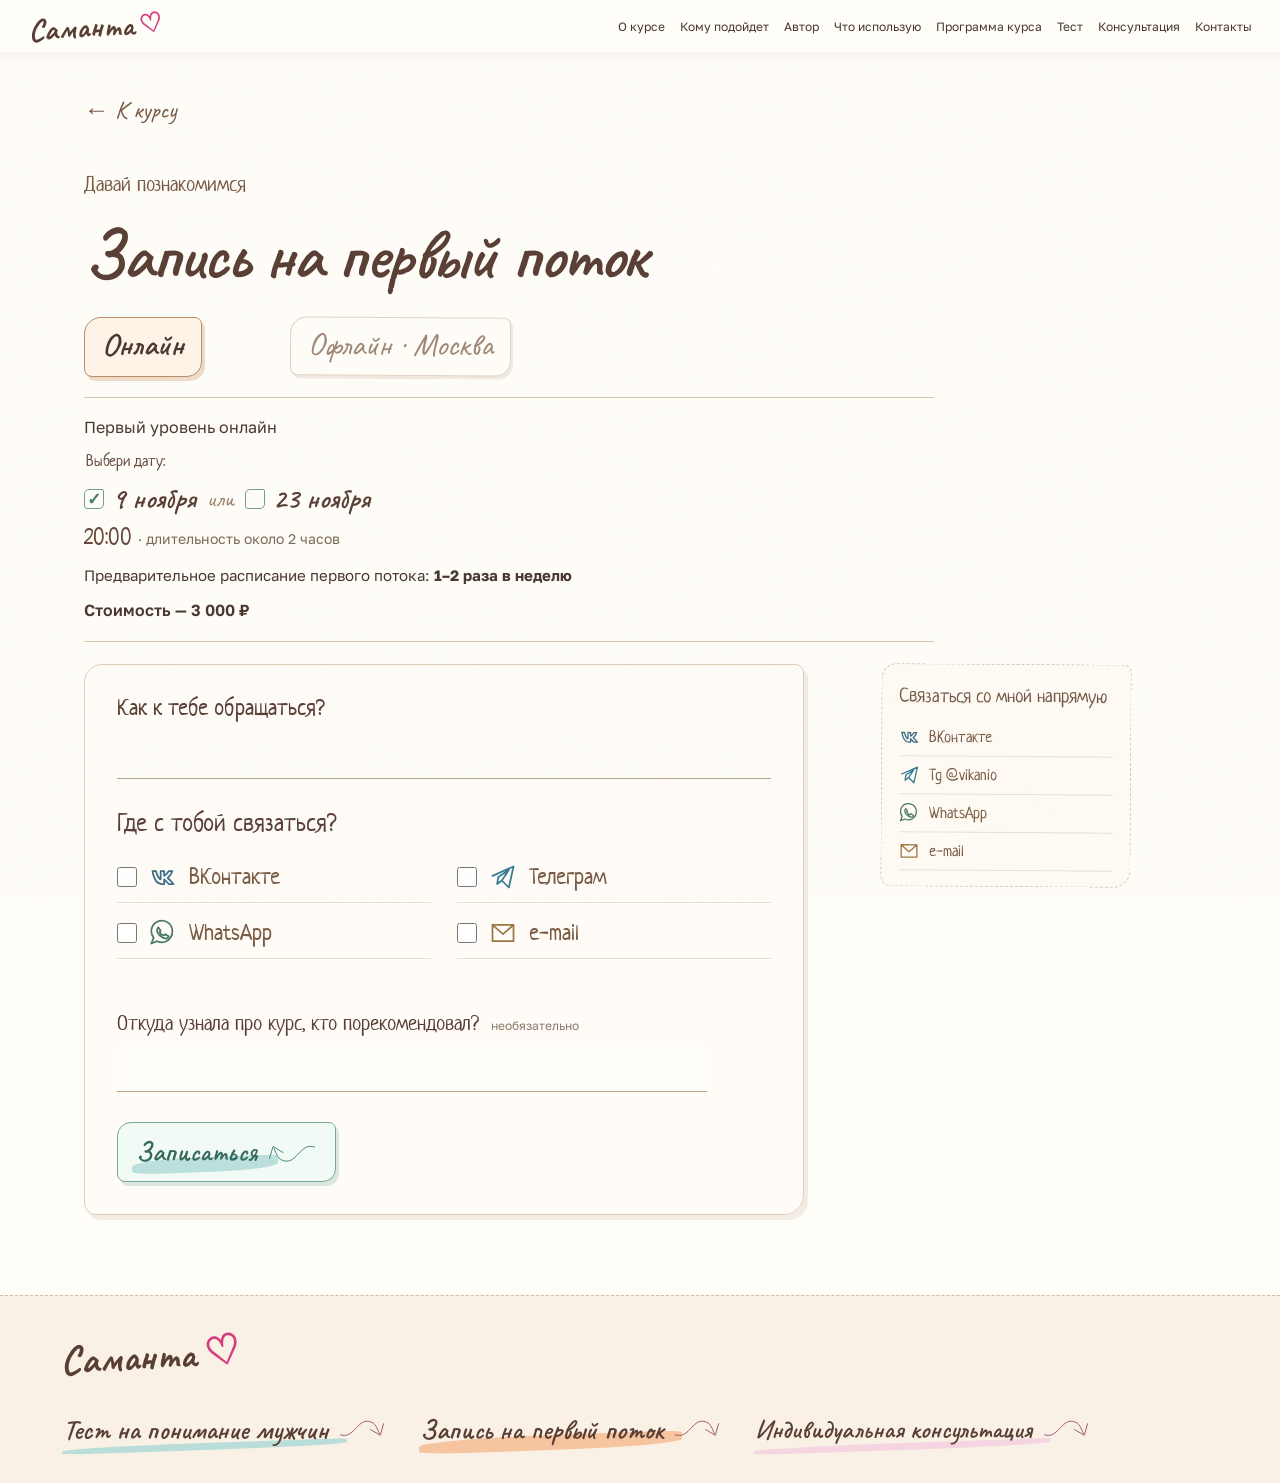
<file: site/booking/index.html>
<!doctype html>
<html lang="ru"><head><meta charset="utf-8"><meta name="viewport" content="width=device-width,initial-scale=1"><meta name="robots" content="noindex,nofollow"><title>Запись на встречу — Саманта</title><meta name="description" content="Запись на первый поток курса Саманта и индивидуальную консультацию."><link rel="canonical" href="https://vikakhotian.github.io/types/booking/"><link rel="icon" href="../assets/favicon.svg" type="image/svg+xml"><link rel="preload" href="../assets/fonts/caveat.woff" as="font" type="font/woff" crossorigin><link rel="stylesheet" href="../styles.css?v=21"><link rel="stylesheet" href="../scrapbook.css?v=20"><link rel="stylesheet" href="../refinements.css?v=20"><link rel="stylesheet" href="../expressive.css?v=22"><link rel="stylesheet" href="../services.css?v=27"><script src="../site-config.js?v=26" defer></script><script src="../site-navigation.js?v=20" defer></script><script src="../page-shell.js?v=20" defer></script><script src="booking.js?v=25" defer></script></head><body class="booking-page"><a class="skip" href="#main">К содержанию</a><div class="reading-progress" aria-hidden="true"><span id="reading-progress"></span></div><header class="site-header"><a href="https://vikakhotian.github.io/types/" class="wordmark" aria-label="Саманта — на главную" data-site-home="">Саманта<span aria-hidden="true">♡</span></a><button id="menu-toggle" class="menu-toggle" aria-expanded="false" aria-controls="main-nav" aria-label="Открыть меню"><span></span><span></span></button><nav id="main-nav" aria-label="Основное меню"><a href="../#about-course">О курсе</a><a href="../#fit">Кому подойдет</a><a href="../#author">Автор</a><a href="../#methods">Что использую</a><a href="../#program">Программа курса</a><a href="https://vikakhotian.github.io/types/test/" data-site-test="">Тест</a><a href="https://vikakhotian.github.io/types/consultation/" data-site-consultation="">Консультация</a><a href="https://vikakhotian.github.io/types/booking/" data-site-contact="">Контакты</a></nav></header><main id="main" class="service-main"><a class="service-back" data-site-home href="../">← К курсу</a><section class="booking-intro"><p class="service-kicker">Давай познакомимся</p><h1 id="booking-title">Запись на первый поток</h1><div class="booking-tabs" role="tablist" aria-label="Формат первого уровня"><button class="booking-tab" id="format-online" type="button" role="tab" aria-selected="true" aria-controls="booking-offer-online" data-booking-format="online">Онлайн</button><button class="booking-tab" id="format-offline" type="button" role="tab" aria-selected="false" aria-controls="booking-offer-offline" tabindex="-1" data-booking-format="offline">Офлайн · Москва</button></div><div id="booking-offer"><div id="booking-offer-online" class="booking-offer" role="tabpanel" aria-labelledby="format-online"><p>Первый уровень онлайн</p><fieldset class="course-date-choice"><legend>Выбери дату:</legend><div class="course-date-options"><label><input type="radio" name="course-date" value="2026-11-09" checked><span>9 ноября</span></label><span class="date-or">или</span><label><input type="radio" name="course-date" value="2026-11-23"><span>23 ноября</span></label></div></fieldset><p class="booking-time">20:00 <span>· длительность около 2 часов</span></p><p class="booking-schedule">Предварительное расписание первого потока: <strong>1–2 раза в неделю</strong></p><p class="booking-price">Стоимость — 3 000 ₽</p></div><div id="booking-offer-offline" class="booking-offer" role="tabpanel" aria-labelledby="format-offline" hidden><p>Предварительная дата урока первого уровня · офлайн</p><p class="booking-date">декабрь 2026</p><p>Предварительная локация — лофт в центре Москвы</p><p class="booking-price">Стоимость — 5 000 ₽</p></div></div></section><div class="booking-layout"><noscript><style>#booking-form{display:none}</style><p>Для записи через форму включи JavaScript. Можно также <a href="https://t.me/vikanio">написать Вике в Telegram</a>.</p></noscript><form id="booking-form" novalidate><div class="booking-choice-intro"><div class="form-field"><label for="booking-name">Как к тебе обращаться?</label><input id="booking-name" name="name" class="text-input" type="text" autocomplete="name" minlength="2" maxlength="80" required form="booking-form"></div></div><fieldset class="contact-methods"><legend>Где с тобой связаться?</legend><p class="field-help">Выбери один или несколько способов</p><div class="channel-options"><label><input type="checkbox" name="channel" value="vk"><svg class="contact-channel-icon channel-vk" viewbox="0 0 24 24" fill="none" stroke="currentColor" stroke-width="1.5" stroke-linecap="round" stroke-linejoin="round" aria-hidden="true"><path d="M3 7h3c1 4 3 7 4 7V7h3v4c2-1 3-3 4-4h3c-1 3-3 5-4 6 2 1 4 4 5 5h-4l-4-4v4h-2C6 18 4 13 3 7Z"></path></svg> ВКонтакте</label><label><input type="checkbox" name="channel" value="telegram"><svg class="contact-channel-icon channel-telegram" viewbox="0 0 24 24" fill="none" stroke="currentColor" stroke-width="1.5" stroke-linecap="round" stroke-linejoin="round" aria-hidden="true"><path d="m3 11 18-8-4 18-6-6-4 3 1-6 9-6-6 9"></path></svg> Телеграм</label><label><input type="checkbox" name="channel" value="whatsapp"><svg class="contact-channel-icon channel-whatsapp" viewbox="0 0 24 24" fill="none" stroke="currentColor" stroke-width="1.5" stroke-linecap="round" stroke-linejoin="round" aria-hidden="true"><path d="M20 11a9 9 0 0 1-13 8l-5 2 2-5A9 9 0 1 1 20 11Z"></path><path d="m8 7 2 3-1 1c1 2 2 3 4 3l1-1 3 2c-2 5-11-2-10-6Z"></path></svg> WhatsApp</label><label><input type="checkbox" name="channel" value="email"><svg class="contact-channel-icon channel-email" viewbox="0 0 24 24" fill="none" stroke="currentColor" stroke-width="1.5" stroke-linecap="round" stroke-linejoin="round" aria-hidden="true"><path d="M3 5h18v14H3Zm0 0 9 8 9-8"></path></svg> e-mail</label></div></fieldset><div id="channel-fields"><div class="channel-pane" data-channel="vk" hidden><label for="contact-vk">ID или короткое имя ВКонтакте</label><input id="contact-vk" class="text-input" name="vk" type="text" placeholder="id123456789" maxlength="100" autocomplete="off" disabled></div><div class="channel-pane" data-channel="telegram" hidden><label for="contact-telegram">Юзернейм в Телеграме</label><input id="contact-telegram" class="text-input" name="telegram" type="text" placeholder="@your_name" maxlength="64" autocomplete="off" disabled></div><div class="channel-pane" data-channel="whatsapp" hidden><label for="contact-whatsapp">Номер телефона для WhatsApp</label><input id="contact-whatsapp" class="text-input" name="whatsapp" type="tel" placeholder="+7 900 123-45-67" maxlength="30" autocomplete="tel" disabled></div><div class="channel-pane" data-channel="email" hidden><label for="contact-email">Твой e-mail</label><input id="contact-email" class="text-input" name="email" type="email" placeholder="name@example.com" maxlength="160" autocomplete="email" disabled></div></div><div class="referral-field"><label for="booking-referral">Откуда узнала про курс, кто порекомендовал? <span class="optional-note">необязательно</span></label><input id="booking-referral" class="text-input" name="referral" type="text" maxlength="300" autocomplete="off"></div><div class="booking-honeypot" aria-hidden="true"><label>Сайт<input name="website" type="text" tabindex="-1" autocomplete="off"></label></div><p id="booking-contact-warning" class="booking-contact-warning" role="note" hidden="">Проверь, что контакты указаны без ошибки!</p><p id="booking-error" class="booking-error" role="alert"></p><button id="booking-submit" class="cta primary" type="submit" disabled>Записаться<svg xmlns="http://www.w3.org/2000/svg" class="action-arrow" viewbox="0 0 100 60" fill="none" stroke="currentColor" stroke-width="2" stroke-linecap="round" aria-hidden="true"><path d="M5 40C33 50 39 8 64 12c15 2 17 15 22 25M68 29l20 12 7-24"></path></svg></button></form><aside class="booking-aside"><h2>Связаться со мной напрямую</h2><div class="direct-contacts" aria-label="Контакты Вики"><a class="direct-social" data-direct-social="vk" target="_blank" rel="noopener noreferrer" href="https://vk.ru/vikanio"><svg class="direct-contact-icon channel-vk" viewbox="0 0 24 24" fill="none" stroke="currentColor" stroke-width="1.5" stroke-linecap="round" stroke-linejoin="round" aria-hidden="true"><path d="M3 7h3c1 4 3 7 4 7V7h3v4c2-1 3-3 4-4h3c-1 3-3 5-4 6 2 1 4 4 5 5h-4l-4-4v4h-2C6 18 4 13 3 7Z"></path></svg><span>ВКонтакте</span></a><a class="direct-social" data-direct-social="telegram" data-direct-telegram target="_blank" rel="noopener noreferrer" href="https://t.me/vikanio"><svg class="direct-contact-icon channel-telegram" viewbox="0 0 24 24" fill="none" stroke="currentColor" stroke-width="1.5" stroke-linecap="round" stroke-linejoin="round" aria-hidden="true"><path d="m3 11 18-8-4 18-6-6-4 3 1-6 9-6-6 9"></path></svg><span>Tg @vikanio</span></a><a class="direct-social" data-direct-social="whatsapp" target="_blank" rel="noopener noreferrer" href="https://wa.me/79162501475"><svg class="direct-contact-icon channel-whatsapp" viewbox="0 0 24 24" fill="none" stroke="currentColor" stroke-width="1.5" stroke-linecap="round" stroke-linejoin="round" aria-hidden="true"><path d="M20 11a9 9 0 0 1-13 8l-5 2 2-5A9 9 0 1 1 20 11Z"></path><path d="m8 7 2 3-1 1c1 2 2 3 4 3l1-1 3 2c-2 5-11-2-10-6Z"></path></svg><span>WhatsApp</span></a><a class="direct-social" data-direct-social="email" href="mailto:vhotyan@gmail.com"><svg class="direct-contact-icon channel-email" viewbox="0 0 24 24" fill="none" stroke="currentColor" stroke-width="1.5" stroke-linecap="round" stroke-linejoin="round" aria-hidden="true"><path d="M3 5h18v14H3Zm0 0 9 8 9-8"></path></svg><span>e-mail</span></a></div></aside></div><p id="booking-status" class="booking-status" role="status" aria-live="polite"></p><section id="booking-calendar" class="calendar-section booking-calendar" hidden="" aria-labelledby="booking-calendar-title"><h2 id="booking-calendar-title">Добавить занятие в календарь?</h2><p>Google Календарь откроется с уже заполненными датой и временем.</p><a id="booking-calendar-link" href="#" class="cta secondary" target="_blank" rel="noopener noreferrer">Добавить в Google Календарь</a></section></main><footer class="footer"><div class="footer-inner"><a class="wordmark" data-site-home href="https://vikakhotian.github.io/types/">Саманта<span aria-hidden="true">♡</span></a><div class="ctas"><a class="cta primary" data-site-test href="../test/">Тест на понимание мужчин<svg xmlns="http://www.w3.org/2000/svg" class="action-arrow" viewbox="0 0 100 60" fill="none" stroke="currentColor" stroke-width="2" stroke-linecap="round" aria-hidden="true"><path d="M5 40C33 50 39 8 64 12c15 2 17 15 22 25M68 29l20 12 7-24"></path></svg></a><a class="cta secondary" data-site-contact href="https://vikakhotian.github.io/types/booking/">Запись на первый поток<svg xmlns="http://www.w3.org/2000/svg" class="action-arrow" viewbox="0 0 100 60" fill="none" stroke="currentColor" stroke-width="2" stroke-linecap="round" aria-hidden="true"><path d="M5 40C33 50 39 8 64 12c15 2 17 15 22 25M68 29l20 12 7-24"></path></svg></a><a class="cta consultation-footer" data-site-consultation href="https://vikakhotian.github.io/types/consultation/">Индивидуальная консультация<svg class="action-arrow" viewbox="0 0 100 60" fill="none" stroke="currentColor" stroke-width="2" stroke-linecap="round" aria-hidden="true"><path d="M5 40C33 50 39 8 64 12c15 2 17 15 22 25M68 29l20 12 7-24"></path></svg></a></div></div></footer><button id="back-top" class="back-top" aria-label="Наверх" hidden><svg class="icon " viewbox="0 0 24 24" fill="none" stroke="currentColor" stroke-width="1.5" stroke-linecap="round" stroke-linejoin="round" aria-hidden="true"><path d="M3 12h17m-6-6 6 6-6 6"></path></svg></button></body></html>
</file>
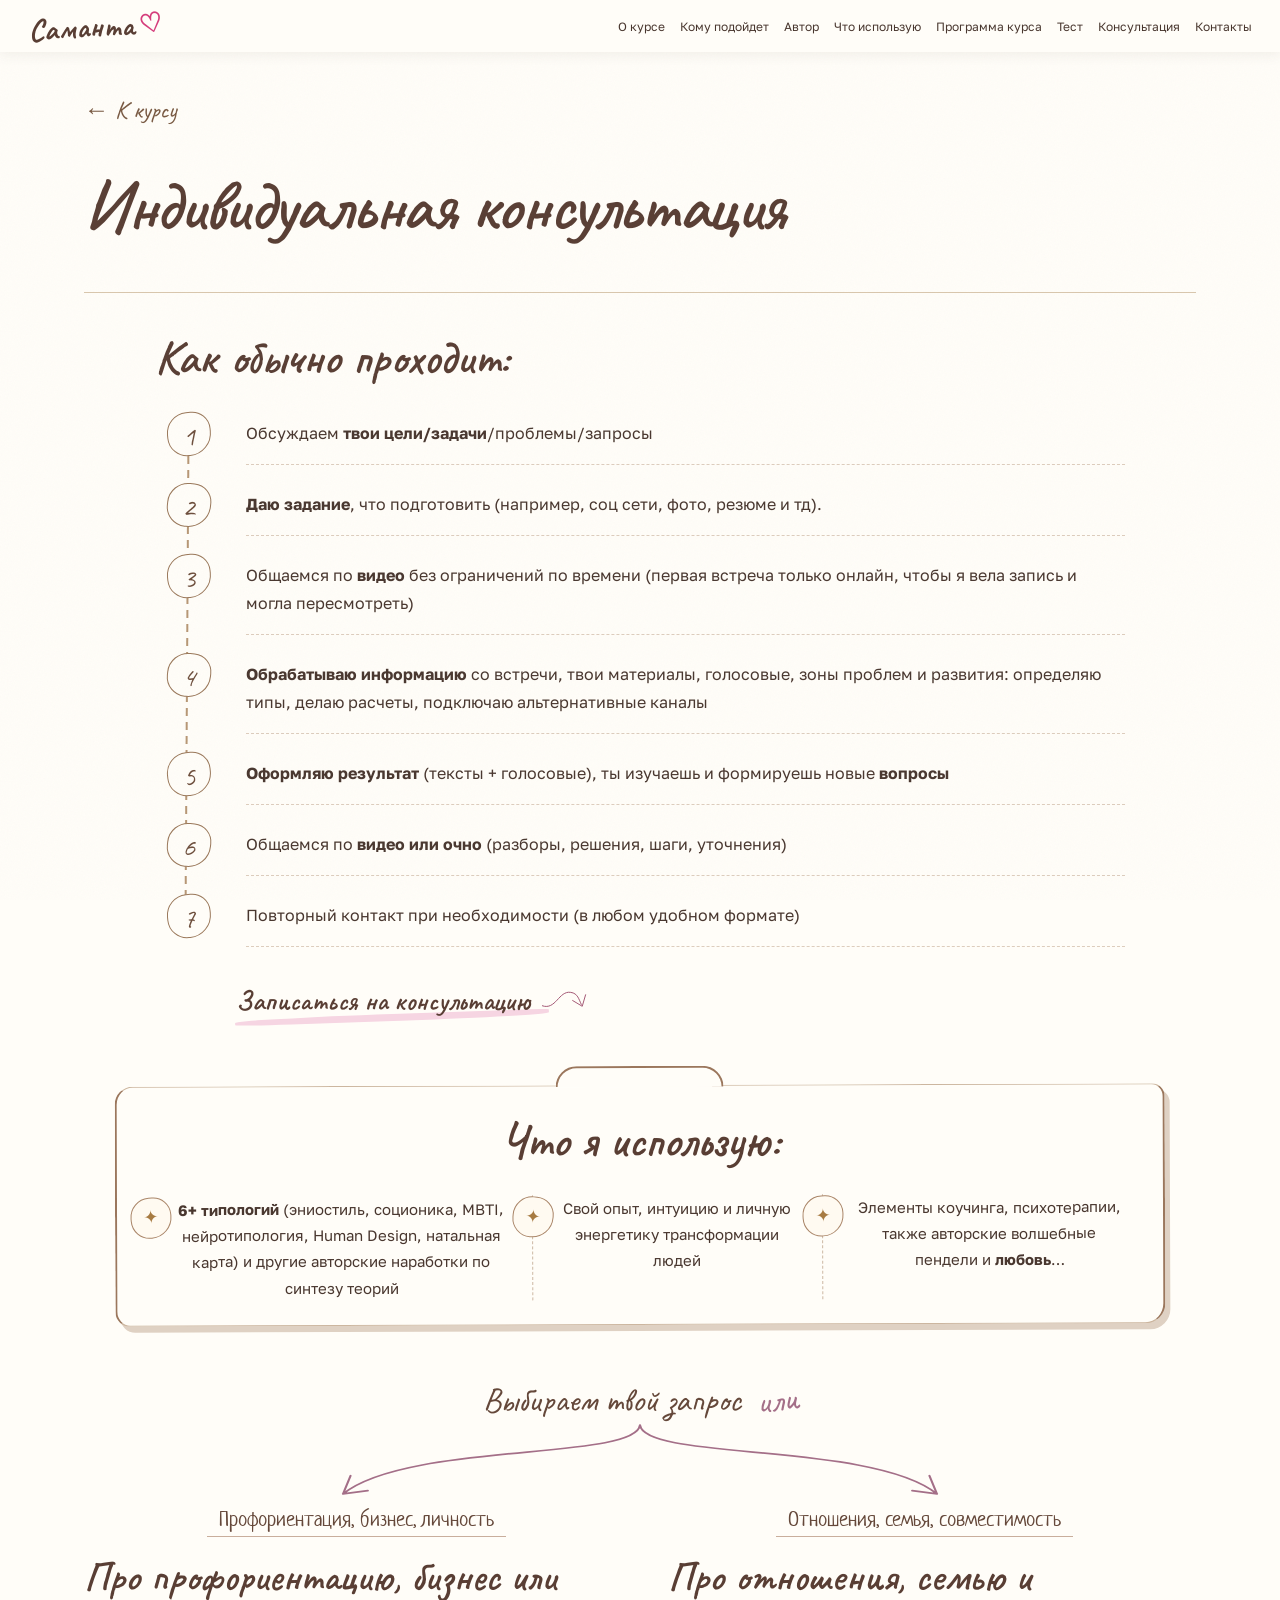
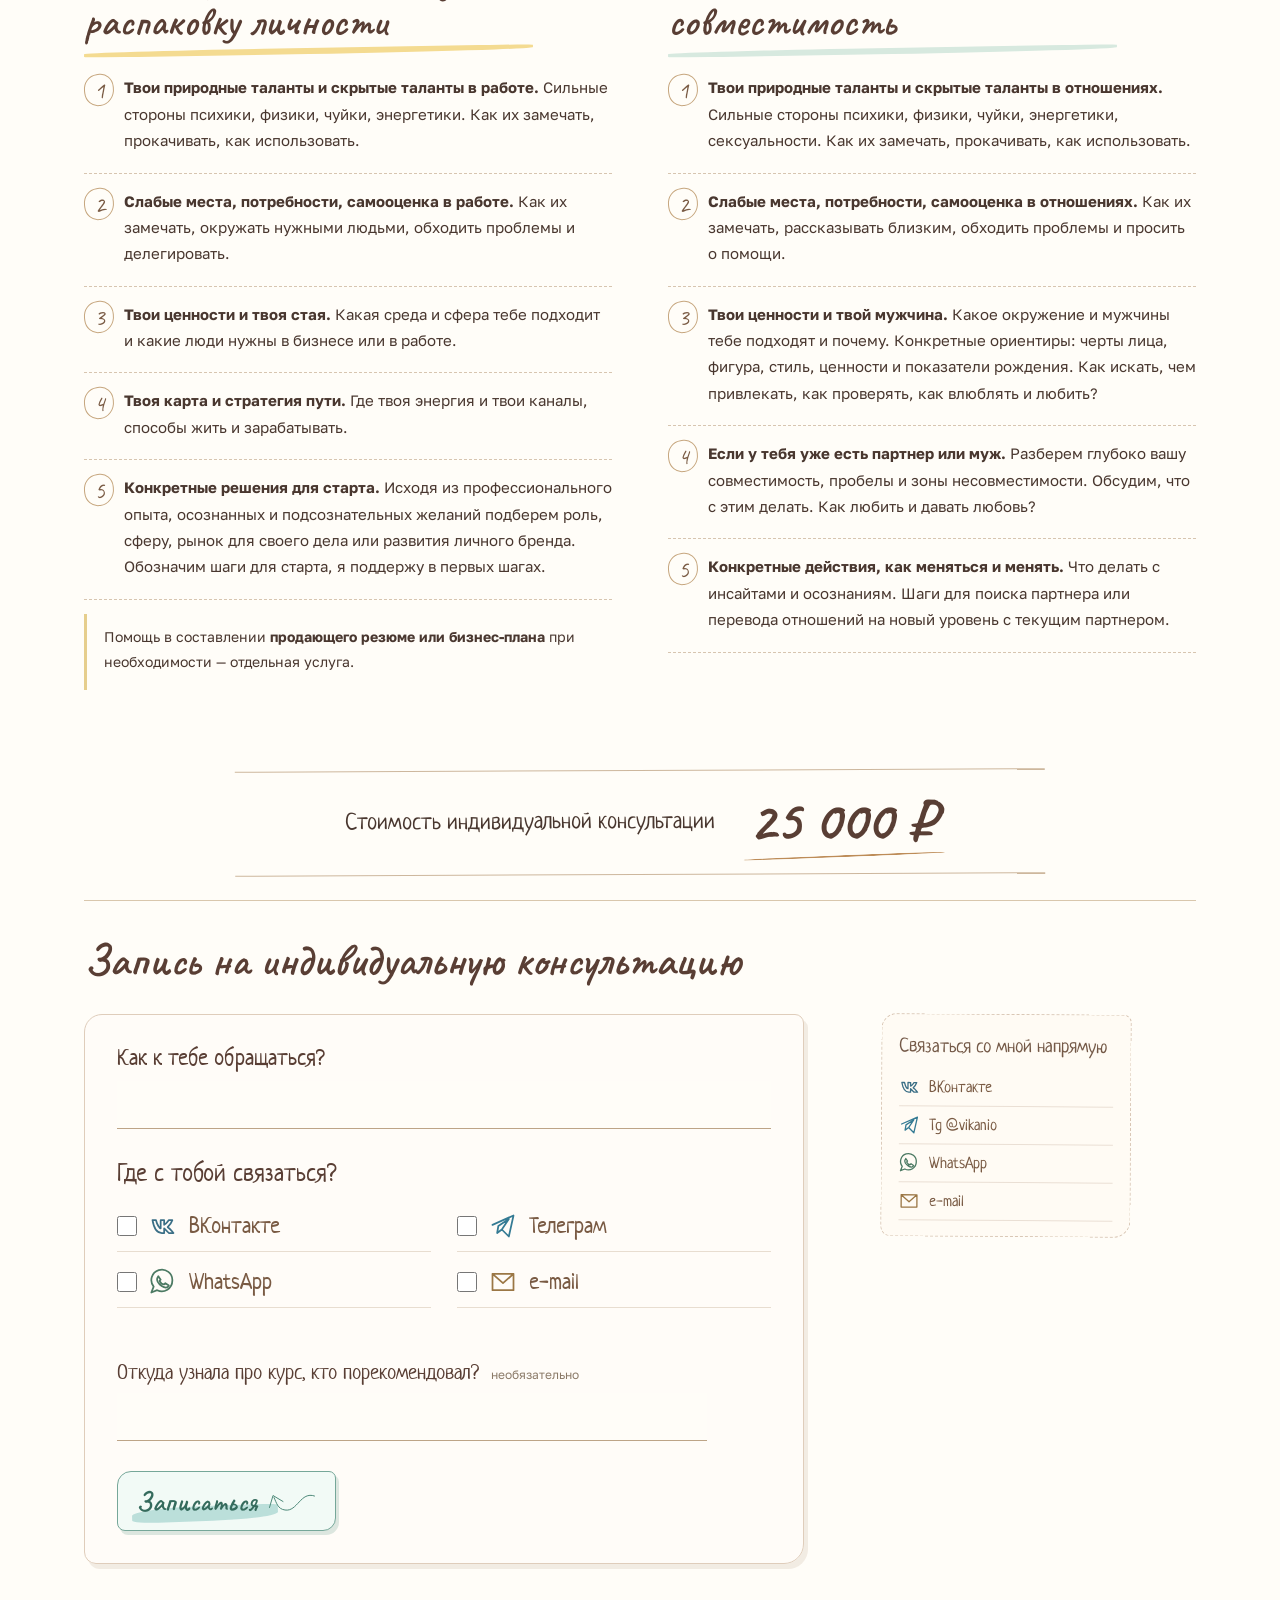
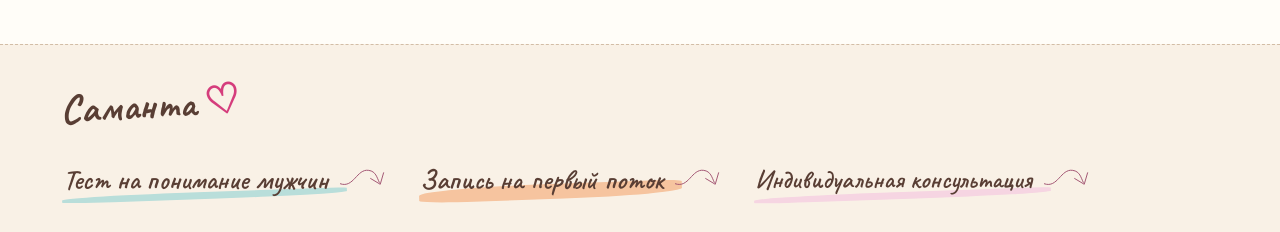
<file: site/consultation/index.html>
<!doctype html>
<html lang="ru"><head><meta charset="utf-8"><meta name="viewport" content="width=device-width,initial-scale=1"><meta name="robots" content="noindex,nofollow"><title>Индивидуальная консультация — Саманта</title><meta name="description" content="Индивидуальная консультация Вики Хотян: профориентация, бизнес, распаковка личности, отношения и совместимость. Стоимость — 25 000 рублей."><link rel="canonical" href="https://vikakhotian.github.io/types/consultation/"><link rel="icon" href="../assets/favicon.svg" type="image/svg+xml"><link rel="preload" href="../assets/fonts/caveat.woff" as="font" type="font/woff" crossorigin><link rel="stylesheet" href="../styles.css?v=21"><link rel="stylesheet" href="../scrapbook.css?v=20"><link rel="stylesheet" href="../refinements.css?v=20"><link rel="stylesheet" href="../expressive.css?v=22"><link rel="stylesheet" href="../services.css?v=27"><script src="../site-config.js?v=26" defer></script><script src="../site-navigation.js?v=20" defer></script><script src="../page-shell.js?v=20" defer></script><script src="../booking/booking.js?v=25" defer></script></head><body class="consultation-page"><a class="skip" href="#main">К содержанию</a><div class="reading-progress" aria-hidden="true"><span id="reading-progress"></span></div><header class="site-header"><a href="https://vikakhotian.github.io/types/" class="wordmark" aria-label="Саманта — на главную" data-site-home="">Саманта<span aria-hidden="true">♡</span></a><button id="menu-toggle" class="menu-toggle" aria-expanded="false" aria-controls="main-nav" aria-label="Открыть меню"><span></span><span></span></button><nav id="main-nav" aria-label="Основное меню"><a href="../#about-course">О курсе</a><a href="../#fit">Кому подойдет</a><a href="../#author">Автор</a><a href="../#methods">Что использую</a><a href="../#program">Программа курса</a><a href="https://vikakhotian.github.io/types/test/" data-site-test="">Тест</a><a href="https://vikakhotian.github.io/types/consultation/" data-site-consultation="">Консультация</a><a href="https://vikakhotian.github.io/types/booking/" data-site-contact="">Контакты</a></nav></header><main id="main" class="service-main"><a class="service-back" data-site-home href="../">← К курсу</a><section class="consultation-intro consultation-intro-new"><div><h1>Индивидуальная консультация</h1></div></section><section class="consultation-process" aria-labelledby="process-title"><h2 id="process-title">Как обычно проходит:</h2><ol><li><span>Обсуждаем <strong>твои цели/задачи</strong>/проблемы/запросы</span></li><li><span><strong>Даю задание</strong>, что подготовить (например, соц сети, фото, резюме и тд).</span></li><li><span>Общаемся по <strong>видео</strong> без ограничений по времени (первая встреча только онлайн, чтобы я вела запись и могла пересмотреть)</span></li><li><span><strong>Обрабатываю информацию</strong> со встречи, твои материалы, голосовые, зоны проблем и развития: определяю типы, делаю расчеты, подключаю альтернативные каналы</span></li><li><span><strong>Оформляю результат</strong> (тексты + голосовые), ты изучаешь и формируешь новые <strong>вопросы</strong></span></li><li><span>Общаемся по <strong>видео или очно</strong> (разборы, решения, шаги, уточнения)</span></li><li><span>Повторный контакт при необходимости (в любом удобном формате)</span></li></ol><a class="cta primary consultation-main-cta" href="#consultation-contact">Записаться на консультацию<svg xmlns="http://www.w3.org/2000/svg" class="action-arrow" viewbox="0 0 100 60" fill="none" stroke="currentColor" stroke-width="2" stroke-linecap="round" aria-hidden="true"><path d="M5 40C33 50 39 8 64 12c15 2 17 15 22 25M68 29l20 12 7-24"></path></svg></a></section><section class="consultation-tools" aria-labelledby="tools-title"><h2 id="tools-title">Что я использую:</h2><ul><li><span><strong>6+ типологий</strong> (эниостиль, соционика, MBTI, нейротипология, Human Design, натальная карта) и другие авторские наработки по синтезу теорий</span></li><li><span>Свой опыт, интуицию и личную энергетику трансформации людей</span></li><li><span>Элементы коучинга, психотерапии, также авторские волшебные пендели и <strong>любовь</strong>…</span></li></ul></section><div class="consultation-fork" aria-label="Два направления консультации"><p>Выбираем твой запрос <span>или</span></p><svg viewbox="0 0 1000 105" preserveaspectratio="none" fill="none" stroke="currentColor" stroke-width="2" stroke-linecap="round" aria-hidden="true"><path d="M500 5C495 48 285 25 225 88m0 0 7-22m-7 22 23-4M500 5c5 43 215 20 275 83m0 0-7-22m7 22-23-4"></path></svg><div class="consultation-fork-labels"><span>Профориентация, бизнес, личность</span><span>Отношения, семья, совместимость</span></div></div><div class="consultation-topics consultation-topics-new"><section><h2>Про профориентацию, бизнес или распаковку личности</h2><ol class="consultation-list"><li><p><strong>Твои природные таланты и скрытые таланты в работе.</strong> Сильные стороны психики, физики, чуйки, энергетики. Как их замечать, прокачивать, как использовать.</p></li><li><p><strong>Слабые места, потребности, самооценка в работе.</strong> Как их замечать, окружать нужными людьми, обходить проблемы и делегировать.</p></li><li><p><strong>Твои ценности и твоя стая.</strong> Какая среда и сфера тебе подходит и какие люди нужны в бизнесе или в работе.</p></li><li><p><strong>Твоя карта и стратегия пути.</strong> Где твоя энергия и твои каналы, способы жить и зарабатывать.</p></li><li><p><strong>Конкретные решения для старта.</strong> Исходя из профессионального опыта, осознанных и подсознательных желаний подберем роль, сферу, рынок для своего дела или развития личного бренда. Обозначим шаги для старта, я поддержу в первых шагах.</p></li></ol><p class="consultation-extra">Помощь в составлении <strong>продающего резюме или бизнес-плана</strong> при необходимости — отдельная услуга.</p></section><section><h2>Про отношения, семью и совместимость</h2><ol class="consultation-list"><li><p><strong>Твои природные таланты и скрытые таланты в отношениях.</strong> Сильные стороны психики, физики, чуйки, энергетики, сексуальности. Как их замечать, прокачивать, как использовать.</p></li><li><p><strong>Слабые места, потребности, самооценка в отношениях.</strong> Как их замечать, рассказывать близким, обходить проблемы и просить о помощи.</p></li><li><p><strong>Твои ценности и твой мужчина.</strong> Какое окружение и мужчины тебе подходят и почему. Конкретные ориентиры: черты лица, фигура, стиль, ценности и показатели рождения. Как искать, чем привлекать, как проверять, как влюблять и любить?</p></li><li><p><strong>Если у тебя уже есть партнер или муж.</strong> Разберем глубоко вашу совместимость, пробелы и зоны несовместимости. Обсудим, что с этим делать. Как любить и давать любовь?</p></li><li><p><strong>Конкретные действия, как меняться и менять.</strong> Что делать с инсайтами и осознаниям. Шаги для поиска партнера или перевода отношений на новый уровень с текущим партнером.</p></li></ol></section></div><section class="consultation-price" aria-label="Стоимость индивидуальной консультации"><p>Стоимость индивидуальной консультации</p><strong>25 000 ₽</strong></section><section id="consultation-contact" class="consultation-contact" data-booking-kind="consultation" aria-labelledby="booking-title"><h2 id="booking-title">Запись на индивидуальную консультацию</h2><div class="booking-layout"><noscript><style>#booking-form{display:none}</style><p>Для записи через форму включи JavaScript или <a href="https://t.me/vikanio">напиши Вике в Telegram</a>.</p></noscript><form id="booking-form" novalidate><div class="booking-choice-intro"><div class="form-field"><label for="booking-name">Как к тебе обращаться?</label><input id="booking-name" name="name" class="text-input" type="text" autocomplete="name" minlength="2" maxlength="80" required form="booking-form"></div></div><fieldset class="contact-methods"><legend>Где с тобой связаться?</legend><p class="field-help">Выбери один или несколько способов</p><div class="channel-options"><label><input type="checkbox" name="channel" value="vk"><svg class="contact-channel-icon channel-vk" viewbox="0 0 24 24" fill="none" stroke="currentColor" stroke-width="1.5" stroke-linecap="round" stroke-linejoin="round" aria-hidden="true"><path d="M3 7h3c1 4 3 7 4 7V7h3v4c2-1 3-3 4-4h3c-1 3-3 5-4 6 2 1 4 4 5 5h-4l-4-4v4h-2C6 18 4 13 3 7Z"></path></svg> ВКонтакте</label><label><input type="checkbox" name="channel" value="telegram"><svg class="contact-channel-icon channel-telegram" viewbox="0 0 24 24" fill="none" stroke="currentColor" stroke-width="1.5" stroke-linecap="round" stroke-linejoin="round" aria-hidden="true"><path d="m3 11 18-8-4 18-6-6-4 3 1-6 9-6-6 9"></path></svg> Телеграм</label><label><input type="checkbox" name="channel" value="whatsapp"><svg class="contact-channel-icon channel-whatsapp" viewbox="0 0 24 24" fill="none" stroke="currentColor" stroke-width="1.5" stroke-linecap="round" stroke-linejoin="round" aria-hidden="true"><path d="M20 11a9 9 0 0 1-13 8l-5 2 2-5A9 9 0 1 1 20 11Z"></path><path d="m8 7 2 3-1 1c1 2 2 3 4 3l1-1 3 2c-2 5-11-2-10-6Z"></path></svg> WhatsApp</label><label><input type="checkbox" name="channel" value="email"><svg class="contact-channel-icon channel-email" viewbox="0 0 24 24" fill="none" stroke="currentColor" stroke-width="1.5" stroke-linecap="round" stroke-linejoin="round" aria-hidden="true"><path d="M3 5h18v14H3Zm0 0 9 8 9-8"></path></svg> e-mail</label></div></fieldset><div id="channel-fields"><div class="channel-pane" data-channel="vk" hidden><label for="contact-vk">ID или короткое имя ВКонтакте</label><input id="contact-vk" class="text-input" name="vk" type="text" placeholder="id123456789" maxlength="100" autocomplete="off" disabled></div><div class="channel-pane" data-channel="telegram" hidden><label for="contact-telegram">Юзернейм в Телеграме</label><input id="contact-telegram" class="text-input" name="telegram" type="text" placeholder="@your_name" maxlength="64" autocomplete="off" disabled></div><div class="channel-pane" data-channel="whatsapp" hidden><label for="contact-whatsapp">Номер телефона для WhatsApp</label><input id="contact-whatsapp" class="text-input" name="whatsapp" type="tel" placeholder="+7 900 123-45-67" maxlength="30" autocomplete="tel" disabled></div><div class="channel-pane" data-channel="email" hidden><label for="contact-email">Твой e-mail</label><input id="contact-email" class="text-input" name="email" type="email" placeholder="name@example.com" maxlength="160" autocomplete="email" disabled></div></div><div class="referral-field"><label for="booking-referral">Откуда узнала про курс, кто порекомендовал? <span class="optional-note">необязательно</span></label><input id="booking-referral" class="text-input" name="referral" type="text" maxlength="300" autocomplete="off"></div><div class="booking-honeypot" aria-hidden="true"><label>Сайт<input name="website" type="text" tabindex="-1" autocomplete="off"></label></div><p id="booking-contact-warning" class="booking-contact-warning" role="note" hidden="">Проверь, что контакты указаны без ошибки!</p><p id="booking-error" class="booking-error" role="alert"></p><button id="booking-submit" class="cta primary" type="submit" disabled>Записаться<svg xmlns="http://www.w3.org/2000/svg" class="action-arrow" viewbox="0 0 100 60" fill="none" stroke="currentColor" stroke-width="2" stroke-linecap="round" aria-hidden="true"><path d="M5 40C33 50 39 8 64 12c15 2 17 15 22 25M68 29l20 12 7-24"></path></svg></button></form><aside class="booking-aside"><h2>Связаться со мной напрямую</h2><div class="direct-contacts" aria-label="Контакты Вики"><a class="direct-social" data-direct-social="vk" target="_blank" rel="noopener noreferrer" href="https://vk.ru/vikanio"><svg class="direct-contact-icon channel-vk" viewbox="0 0 24 24" fill="none" stroke="currentColor" stroke-width="1.5" stroke-linecap="round" stroke-linejoin="round" aria-hidden="true"><path d="M3 7h3c1 4 3 7 4 7V7h3v4c2-1 3-3 4-4h3c-1 3-3 5-4 6 2 1 4 4 5 5h-4l-4-4v4h-2C6 18 4 13 3 7Z"></path></svg><span>ВКонтакте</span></a><a class="direct-social" data-direct-social="telegram" data-direct-telegram target="_blank" rel="noopener noreferrer" href="https://t.me/vikanio"><svg class="direct-contact-icon channel-telegram" viewbox="0 0 24 24" fill="none" stroke="currentColor" stroke-width="1.5" stroke-linecap="round" stroke-linejoin="round" aria-hidden="true"><path d="m3 11 18-8-4 18-6-6-4 3 1-6 9-6-6 9"></path></svg><span>Tg @vikanio</span></a><a class="direct-social" data-direct-social="whatsapp" target="_blank" rel="noopener noreferrer" href="https://wa.me/79162501475"><svg class="direct-contact-icon channel-whatsapp" viewbox="0 0 24 24" fill="none" stroke="currentColor" stroke-width="1.5" stroke-linecap="round" stroke-linejoin="round" aria-hidden="true"><path d="M20 11a9 9 0 0 1-13 8l-5 2 2-5A9 9 0 1 1 20 11Z"></path><path d="m8 7 2 3-1 1c1 2 2 3 4 3l1-1 3 2c-2 5-11-2-10-6Z"></path></svg><span>WhatsApp</span></a><a class="direct-social" data-direct-social="email" href="mailto:vhotyan@gmail.com"><svg class="direct-contact-icon channel-email" viewbox="0 0 24 24" fill="none" stroke="currentColor" stroke-width="1.5" stroke-linecap="round" stroke-linejoin="round" aria-hidden="true"><path d="M3 5h18v14H3Zm0 0 9 8 9-8"></path></svg><span>e-mail</span></a></div></aside></div><p id="booking-status" class="booking-status" role="status" aria-live="polite"></p><section id="booking-calendar" class="calendar-section booking-calendar" hidden="" aria-labelledby="booking-calendar-title"><h2 id="booking-calendar-title">Добавить занятие в календарь?</h2><p>Google Календарь откроется с уже заполненными датой и временем.</p><a id="booking-calendar-link" href="#" class="cta secondary" target="_blank" rel="noopener noreferrer">Добавить в Google Календарь</a></section></section></main><footer class="footer"><div class="footer-inner"><a class="wordmark" data-site-home href="https://vikakhotian.github.io/types/">Саманта<span aria-hidden="true">♡</span></a><div class="ctas"><a class="cta primary" data-site-test href="../test/">Тест на понимание мужчин<svg xmlns="http://www.w3.org/2000/svg" class="action-arrow" viewbox="0 0 100 60" fill="none" stroke="currentColor" stroke-width="2" stroke-linecap="round" aria-hidden="true"><path d="M5 40C33 50 39 8 64 12c15 2 17 15 22 25M68 29l20 12 7-24"></path></svg></a><a class="cta secondary" data-site-contact href="https://vikakhotian.github.io/types/booking/">Запись на первый поток<svg xmlns="http://www.w3.org/2000/svg" class="action-arrow" viewbox="0 0 100 60" fill="none" stroke="currentColor" stroke-width="2" stroke-linecap="round" aria-hidden="true"><path d="M5 40C33 50 39 8 64 12c15 2 17 15 22 25M68 29l20 12 7-24"></path></svg></a><a class="cta consultation-footer" data-site-consultation href="https://vikakhotian.github.io/types/consultation/">Индивидуальная консультация<svg class="action-arrow" viewbox="0 0 100 60" fill="none" stroke="currentColor" stroke-width="2" stroke-linecap="round" aria-hidden="true"><path d="M5 40C33 50 39 8 64 12c15 2 17 15 22 25M68 29l20 12 7-24"></path></svg></a></div></div></footer><button id="back-top" class="back-top" aria-label="Наверх" hidden><svg class="icon " viewbox="0 0 24 24" fill="none" stroke="currentColor" stroke-width="1.5" stroke-linecap="round" stroke-linejoin="round" aria-hidden="true"><path d="M3 12h17m-6-6 6 6-6 6"></path></svg></button></body></html>
</file>
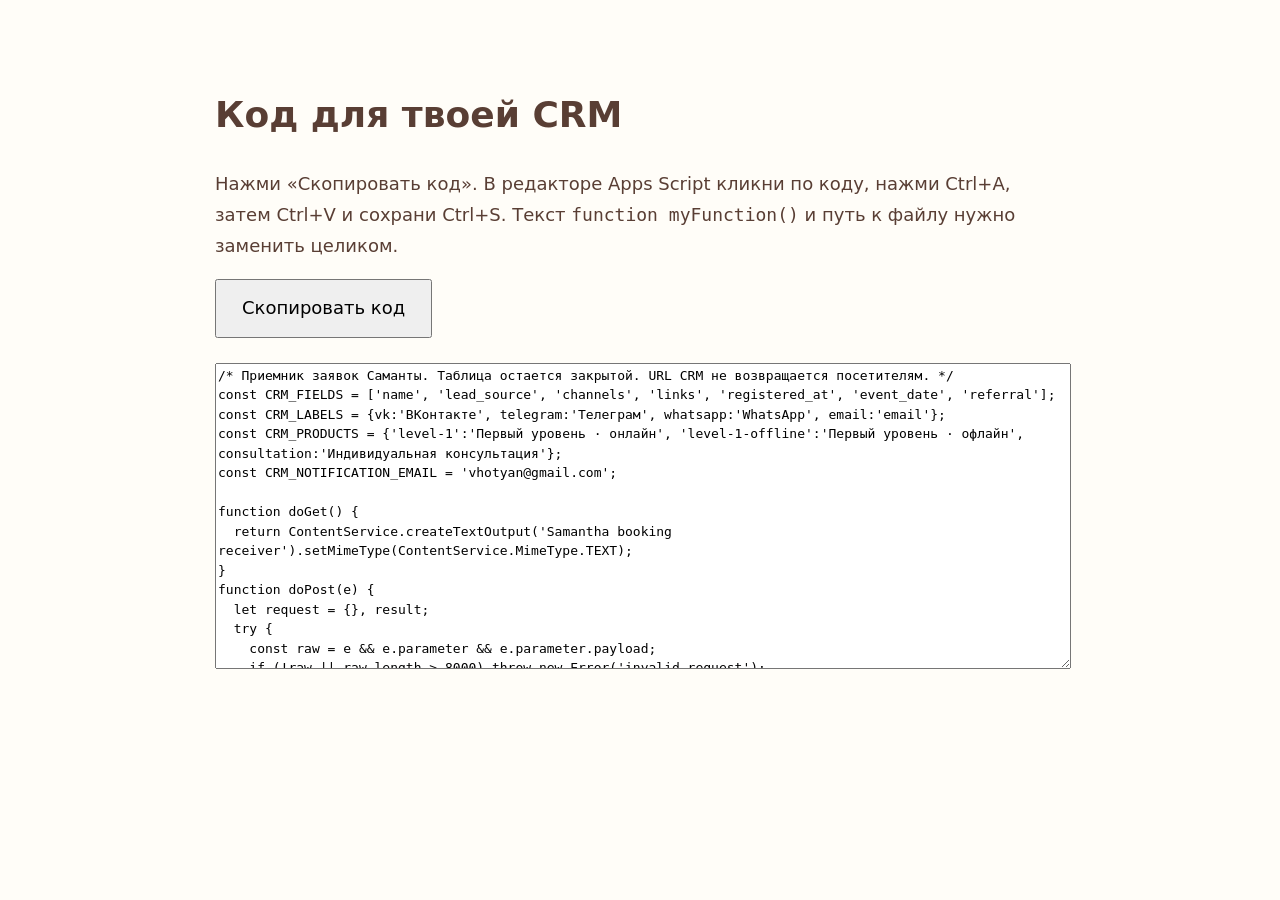
<file: site/crm-setup/index.html>
<!doctype html><html lang="ru"><meta charset="utf-8"><meta name="viewport" content="width=device-width,initial-scale=1"><meta name="robots" content="noindex,nofollow"><title>Подключение CRM</title><style>body{font:18px/1.7 system-ui;max-width:850px;margin:40px auto;padding:20px;background:#fffdf8;color:#593e34}button{font:inherit;padding:12px 25px;cursor:pointer}textarea{display:block;width:100%;height:300px;margin-top:25px;font:13px/1.5 monospace}</style><h1>Код для твоей CRM</h1><p>Нажми «Скопировать код». В редакторе Apps Script кликни по коду, нажми Ctrl+A, затем Ctrl+V и сохрани Ctrl+S. Текст <code>function myFunction()</code> и путь к файлу нужно заменить целиком.</p><button id="copy">Скопировать код</button><p id="status" role="status"></p><textarea id="code" readonly aria-label="Полный код Apps Script">/* Приемник заявок Саманты. Таблица остается закрытой. URL CRM не возвращается посетителям. */
const CRM_FIELDS = [&#x27;name&#x27;, &#x27;lead_source&#x27;, &#x27;channels&#x27;, &#x27;links&#x27;, &#x27;registered_at&#x27;, &#x27;event_date&#x27;, &#x27;referral&#x27;];
const CRM_LABELS = {vk:&#x27;ВКонтакте&#x27;, telegram:&#x27;Телеграм&#x27;, whatsapp:&#x27;WhatsApp&#x27;, email:&#x27;email&#x27;};
const CRM_PRODUCTS = {&#x27;level-1&#x27;:&#x27;Первый уровень · онлайн&#x27;, &#x27;level-1-offline&#x27;:&#x27;Первый уровень · офлайн&#x27;, consultation:&#x27;Индивидуальная консультация&#x27;};
const CRM_NOTIFICATION_EMAIL = &#x27;vhotyan@gmail.com&#x27;;

function doGet() {
  return ContentService.createTextOutput(&#x27;Samantha booking receiver&#x27;).setMimeType(ContentService.MimeType.TEXT);
}
function doPost(e) {
  let request = {}, result;
  try {
    const raw = e &amp;&amp; e.parameter &amp;&amp; e.parameter.payload;
    if (!raw || raw.length &gt; 8000) throw new Error(&#x27;invalid_request&#x27;);
    request = JSON.parse(raw);
    const lead = validateBooking(request);
    const lock = LockService.getScriptLock();
    if (!lock.tryLock(20000)) throw new Error(&#x27;busy&#x27;);
    try {
      const cache = CacheService.getScriptCache(), key = &#x27;booking:&#x27; + request.requestId;
      if (!cache.get(key)) {
        saveLead(lead);
        try { sendLeadEmail(lead); } catch (emailError) { console.error(&#x27;Заявка сохранена, письмо не отправлено: &#x27; + emailError.message); }
        cache.put(key, &#x27;saved&#x27;, 21600);
      }
      result = {ok:true};
    } finally { lock.releaseLock(); }
  } catch (error) {
    const allowed = [&#x27;invalid_request&#x27;,&#x27;invalid_name&#x27;,&#x27;invalid_contacts&#x27;,&#x27;invalid_date&#x27;,&#x27;busy&#x27;];
    result = {ok:false, code:allowed.indexOf(error.message) &gt;= 0 ? error.message : &#x27;crm_unavailable&#x27;};
  }
  // HTML + postMessage gives an acknowledged result without CORS-dependent fetch or a no-cors false success.
  const config = PropertiesService.getScriptProperties();
  const origin = config.getProperty(&#x27;SITE_ORIGIN&#x27;) || &#x27;https://vikakhotian.github.io&#x27;;
  const id = typeof request.requestId === &#x27;string&#x27; &amp;&amp; /^[a-zA-Z0-9-]{16,80}$/.test(request.requestId) ? request.requestId : &#x27;&#x27;;
  const message = JSON.stringify({type:&#x27;samanta:booking&#x27;, requestId:id, ok:result.ok, code:result.code || &#x27;&#x27;}).replace(/&lt;/g,&#x27;\\u003c&#x27;);
  const html = &#x27;&lt;!doctype html&gt;&lt;meta charset=&quot;utf-8&quot;&gt;&lt;script&gt;window.top.postMessage(&#x27; + message + &#x27;,&#x27; + JSON.stringify(origin) + &#x27;);&lt;/script&gt;&#x27;;
  return HtmlService.createHtmlOutput(html).setXFrameOptionsMode(HtmlService.XFrameOptionsMode.ALLOWALL);
}
function validateBooking(r) {
  if (!r || !/^[a-zA-Z0-9-]{16,80}$/.test(r.requestId || &#x27;&#x27;) || r.website) throw new Error(&#x27;invalid_request&#x27;);
  const name = typeof r.name === &#x27;string&#x27; ? r.name.trim() : &#x27;&#x27;;
  if (name.length &lt; 2 || name.length &gt; 80 || /[\u0000-\u001f]/.test(name)) throw new Error(&#x27;invalid_name&#x27;);
  if (!CRM_PRODUCTS[r.product]) throw new Error(&#x27;invalid_request&#x27;);
  const contacts = r.contacts;
  if (!contacts || typeof contacts !== &#x27;object&#x27; || Array.isArray(contacts)) throw new Error(&#x27;invalid_contacts&#x27;);
  const keys = Object.keys(contacts);
  if (!keys.length || keys.length &gt; 4 || keys.some(k =&gt; !CRM_LABELS[k])) throw new Error(&#x27;invalid_contacts&#x27;);
  const links = [], labels = [];
  keys.forEach(key =&gt; {
    const value = String(contacts[key]).trim(); let url;
    if (key === &#x27;telegram&#x27;) {
      const username = value.replace(/^https?:\/\/(?:www\.)?t\.me\//i,&#x27;&#x27;).replace(/^@/,&#x27;&#x27;).replace(/\/$/,&#x27;&#x27;);
      if (!/^[a-zA-Z0-9_]{3,32}$/.test(username)) throw new Error(&#x27;invalid_contacts&#x27;);
      url = &#x27;https://t.me/&#x27; + username;
    } else if (key === &#x27;vk&#x27;) {
      const id = value.replace(/^https?:\/\/(?:www\.)?vk\.(?:com|ru)\//i,&#x27;&#x27;).replace(/\/$/,&#x27;&#x27;);
      if (!/^[a-zA-Z0-9_.-]{2,80}$/.test(id)) throw new Error(&#x27;invalid_contacts&#x27;);
      url = &#x27;https://vk.ru/&#x27; + id;
    } else if (key === &#x27;whatsapp&#x27;) {
      let phone = value.replace(/\D/g,&#x27;&#x27;);
      if (phone.length === 11 &amp;&amp; phone[0] === &#x27;8&#x27;) phone = &#x27;7&#x27; + phone.slice(1);
      if (phone.length === 10 &amp;&amp; phone[0] === &#x27;9&#x27;) phone = &#x27;7&#x27; + phone;
      if (!/^\d{8,15}$/.test(phone)) throw new Error(&#x27;invalid_contacts&#x27;);
      url = &#x27;https://wa.me/&#x27; + phone;
    } else {
      if (value.length &gt; 160 || !/^[^\s@]+@[^\s@]+\.[^\s@]+$/.test(value)) throw new Error(&#x27;invalid_contacts&#x27;);
      url = &#x27;mailto:&#x27; + value;
    }
    labels.push(CRM_LABELS[key]); links.push(url);
  });
  let date = &#x27;&#x27;;
  if (r.product === &#x27;consultation&#x27;) {
    if (r.date !== undefined &amp;&amp; r.date !== null &amp;&amp; r.date !== &#x27;&#x27; &amp;&amp; r.date !== &#x27;консультация&#x27;) throw new Error(&#x27;invalid_date&#x27;);
    date = &#x27;консультация&#x27;;
  } else {
    date = r.date;
    if (typeof date !== &#x27;string&#x27; || !/^\d{4}-\d{2}-\d{2}$/.test(date)) throw new Error(&#x27;invalid_date&#x27;);
    const parsed = new Date(date + &#x27;T12:00:00Z&#x27;);
    if (!isFinite(+parsed) || parsed.toISOString().slice(0,10) !== date || +date.slice(0,4) &lt; 2026 || +date.slice(0,4) &gt; 2100) throw new Error(&#x27;invalid_date&#x27;);
  }
  const referral = typeof r.referral === &#x27;string&#x27; ? r.referral.trim() : &#x27;&#x27;;
  if (referral.length &gt; 300 || /[\u0000-\u001f]/.test(referral)) throw new Error(&#x27;invalid_request&#x27;);
  return {name:name, labels:labels, links:links, date:date, product:r.product, referral:referral};
}
function sendLeadEmail(lead) {
  const body = [
    &#x27;Новая заявка с сайта Саманты&#x27;,
    &#x27;&#x27;,
    &#x27;Имя: &#x27; + lead.name,
    &#x27;Запрос: &#x27; + CRM_PRODUCTS[lead.product],
    &#x27;Где связаться: &#x27; + lead.labels.join(&#x27;, &#x27;),
    &#x27;Ссылки:&#x27;,
    lead.links.join(&#x27;\n&#x27;),
    &#x27;Дата урока: &#x27; + lead.date,
    &#x27;Откуда узнали: &#x27; + (lead.referral || &#x27;не указано&#x27;)
  ].join(&#x27;\n&#x27;);
  MailApp.sendEmail({to:CRM_NOTIFICATION_EMAIL,subject:&#x27;Новая заявка с сайта — &#x27; + CRM_PRODUCTS[lead.product],body:body,name:&#x27;Саманта — заявки&#x27;});
}
function getCRM() {
  const props = PropertiesService.getScriptProperties();
  const book = SpreadsheetApp.openById(props.getProperty(&#x27;SPREADSHEET_ID&#x27;));
  const sheet = book.getSheetById(Number(props.getProperty(&#x27;CRM_SHEET_ID&#x27;)));
  if (!sheet) throw new Error(&#x27;crm_unavailable&#x27;);
  const columns = {};
  book.createDeveloperMetadataFinder().withKey(&#x27;SAMANTA_CRM_FIELD&#x27;).find().forEach(item =&gt; {
    const col = item.getLocation().getColumn();
    if (col &amp;&amp; col.getSheet().getSheetId() === sheet.getSheetId()) {
      const field = item.getValue();
      if (columns[field]) throw new Error(&#x27;crm_unavailable&#x27;);
      columns[field] = col.getColumn();
    }
  });
  if (CRM_FIELDS.some(field =&gt; !columns[field])) throw new Error(&#x27;crm_unavailable&#x27;);
  return {book:book,sheet:sheet,columns:columns};
}
function saveLead(lead) {
  const crm = getCRM(), sheet = crm.sheet, col = crm.columns;
  const row = sheet.getLastRow() + 1;
  if (row &gt; sheet.getMaxRows()) sheet.insertRowsAfter(sheet.getMaxRows(), 100);
  // Formatting only: never copy another client&#x27;s values, links, notes or formulas.
  if (row &gt; 2) sheet.getRange(row-1,1,1,sheet.getLastColumn()).copyTo(sheet.getRange(row,1,1,sheet.getLastColumn()),SpreadsheetApp.CopyPasteType.PASTE_FORMAT,false);
  const plain = (field,text) =&gt; sheet.getRange(row,col[field]).setRichTextValue(SpreadsheetApp.newRichTextValue().setText(text).build());
  plain(&#x27;name&#x27;,lead.name); plain(&#x27;lead_source&#x27;,&#x27;сайт&#x27;); plain(&#x27;channels&#x27;,lead.labels.join(&#x27;\n&#x27;));
  const joined = lead.links.join(&#x27;\n&#x27;), rich = SpreadsheetApp.newRichTextValue().setText(joined);
  let offset = 0;
  lead.links.forEach(url =&gt; { rich.setLinkUrl(offset,offset+url.length,url); offset += url.length+1; });
  sheet.getRange(row,col.links).setRichTextValue(rich.build()).setWrap(true);
  sheet.getRange(row,col.channels).setWrap(true);
  sheet.getRange(row,col.registered_at).setValue(new Date()).setNumberFormat(&#x27;dd.mm.yyyy&#x27;);
  if (lead.date === &#x27;консультация&#x27;) plain(&#x27;event_date&#x27;,&#x27;консультация&#x27;);
  else if (lead.date) sheet.getRange(row,col.event_date).setValue(Utilities.parseDate(lead.date+&#x27; 12:00&#x27;,&#x27;Europe/Moscow&#x27;,&#x27;yyyy-MM-dd HH:mm&#x27;)).setNumberFormat(&#x27;dd.mm.yyyy&#x27;);
  plain(&#x27;referral&#x27;,lead.referral || &#x27;&#x27;);
  SpreadsheetApp.flush();
  // Readback before acknowledgement. Failure never produces a success confirmation.
  if (sheet.getRange(row,col.name).getDisplayValue() !== lead.name || sheet.getRange(row,col.lead_source).getDisplayValue() !== &#x27;сайт&#x27; || sheet.getRange(row,col.links).getDisplayValue() !== joined) throw new Error(&#x27;crm_unavailable&#x27;);
}
function checkConnection() {
  const crm = getCRM();
  console.log(&#x27;CRM подключена. Поля: &#x27; + CRM_FIELDS.join(&#x27;, &#x27;));
  return true;
}
function setupConnection() {
 const book = SpreadsheetApp.getActiveSpreadsheet();
 if (!book) throw new Error(&#x27;Открой редактор из своей Google-таблицы через Расширения → Apps Script&#x27;);
 const sheet = book.getSheetByName(&#x27;CRM&#x27;);
 if (!sheet) throw new Error(&#x27;В этой таблице нет вкладки CRM&#x27;);
 ensureReferralField(sheet);
 PropertiesService.getScriptProperties().setProperties({SPREADSHEET_ID:book.getId(),CRM_SHEET_ID:String(sheet.getSheetId()),SITE_ORIGIN:&#x27;https://vikakhotian.github.io&#x27;});
 return checkConnection();
}
function ensureReferralField(sheet) {
 const finder = sheet.getParent().createDeveloperMetadataFinder().withKey(&#x27;SAMANTA_CRM_FIELD&#x27;).find();
 if (finder.some(item =&gt; item.getValue() === &#x27;referral&#x27; &amp;&amp; item.getLocation().getColumn().getSheet().getSheetId() === sheet.getSheetId())) return;
 const headers = sheet.getRange(1,1,1,Math.max(1,sheet.getLastColumn())).getDisplayValues()[0];
 let column = headers.findIndex(value =&gt; String(value).trim().toLowerCase() === &#x27;откуда узнали&#x27;) + 1;
 if (!column) { column = sheet.getLastColumn() + 1; sheet.getRange(1,column).setValue(&#x27;откуда узнали&#x27;); }
 sheet.getRange(1,column).addDeveloperMetadata(&#x27;SAMANTA_CRM_FIELD&#x27;,&#x27;referral&#x27;,SpreadsheetApp.DeveloperMetadataVisibility.DOCUMENT);
}
</textarea><script>document.querySelector('#copy').onclick=async()=>{const e=document.querySelector('#code');try{await navigator.clipboard.writeText(e.value);document.querySelector('#status').textContent='Код скопирован. Теперь вставь его вместо всего содержимого Code.gs.';}catch{e.select();document.querySelector('#status').textContent='Код выделен. Нажми Ctrl+C, затем вставь в Code.gs.';}};</script></html>
</file>
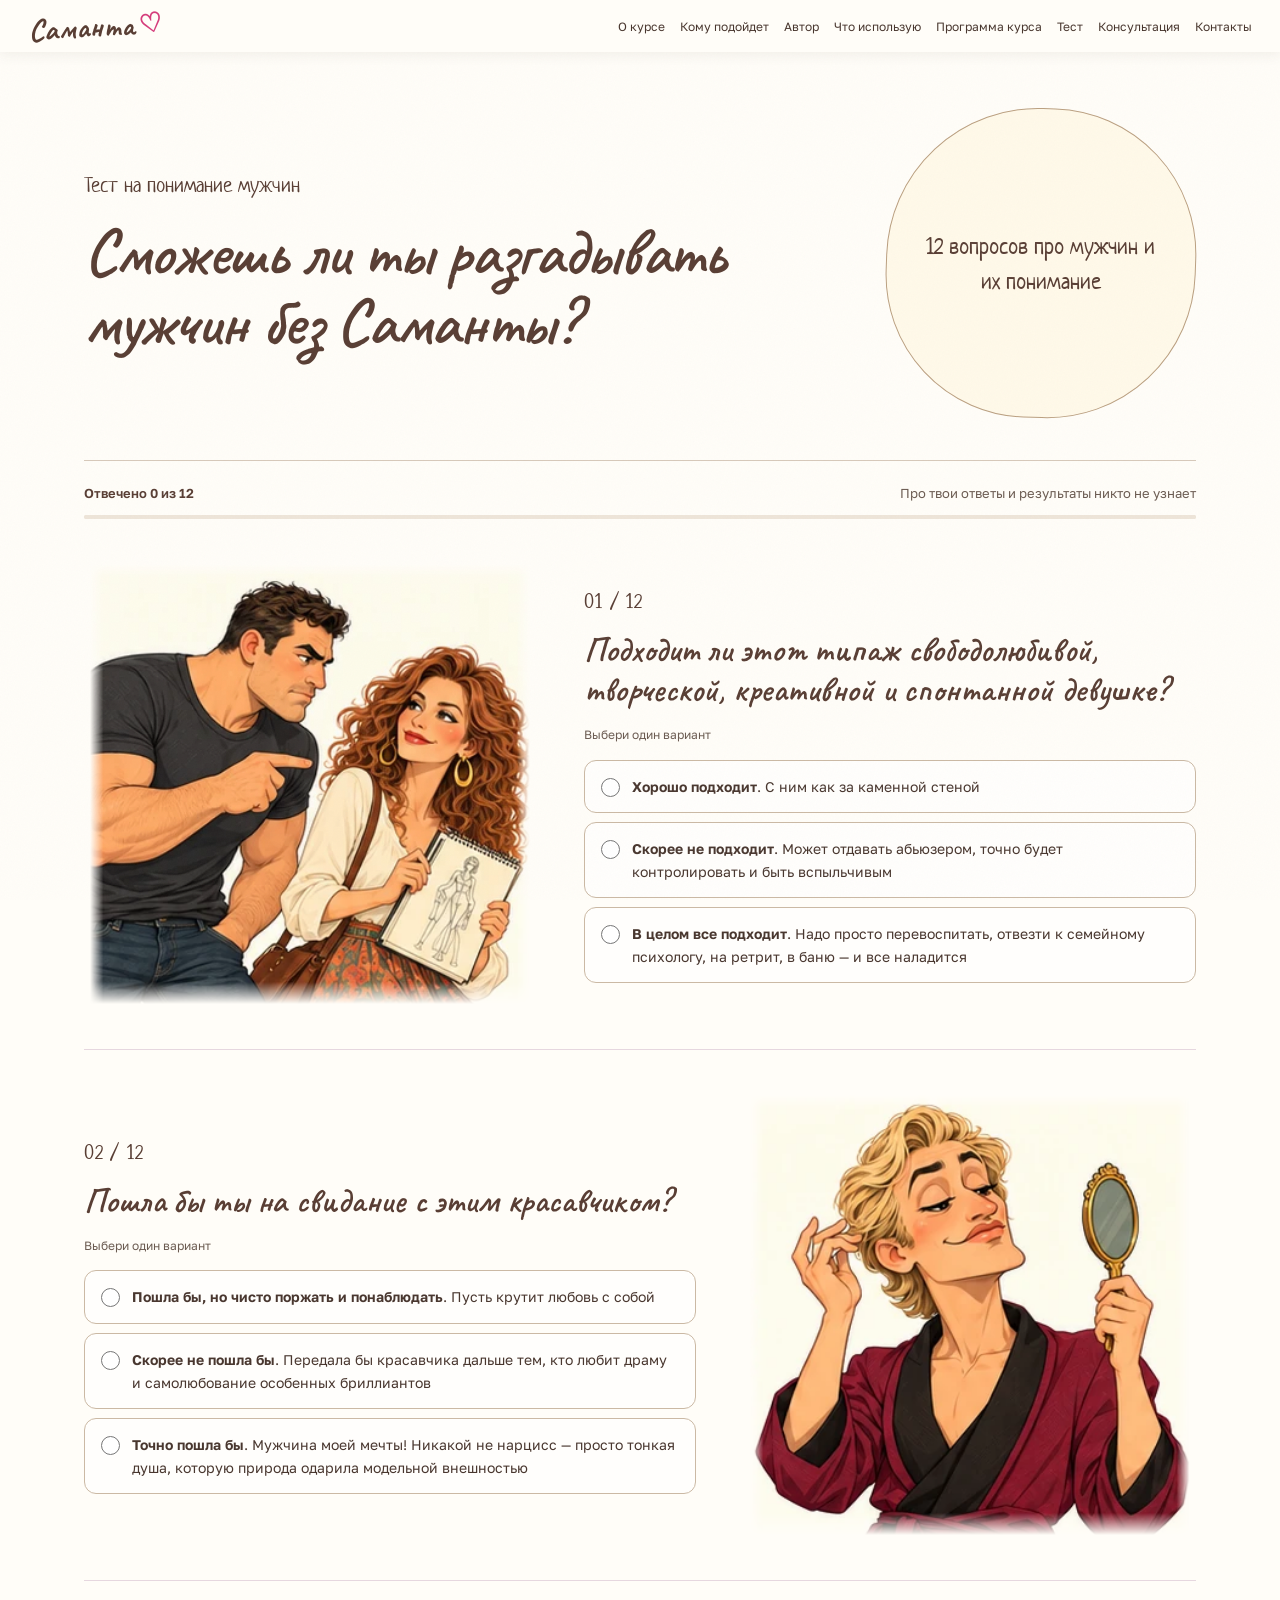
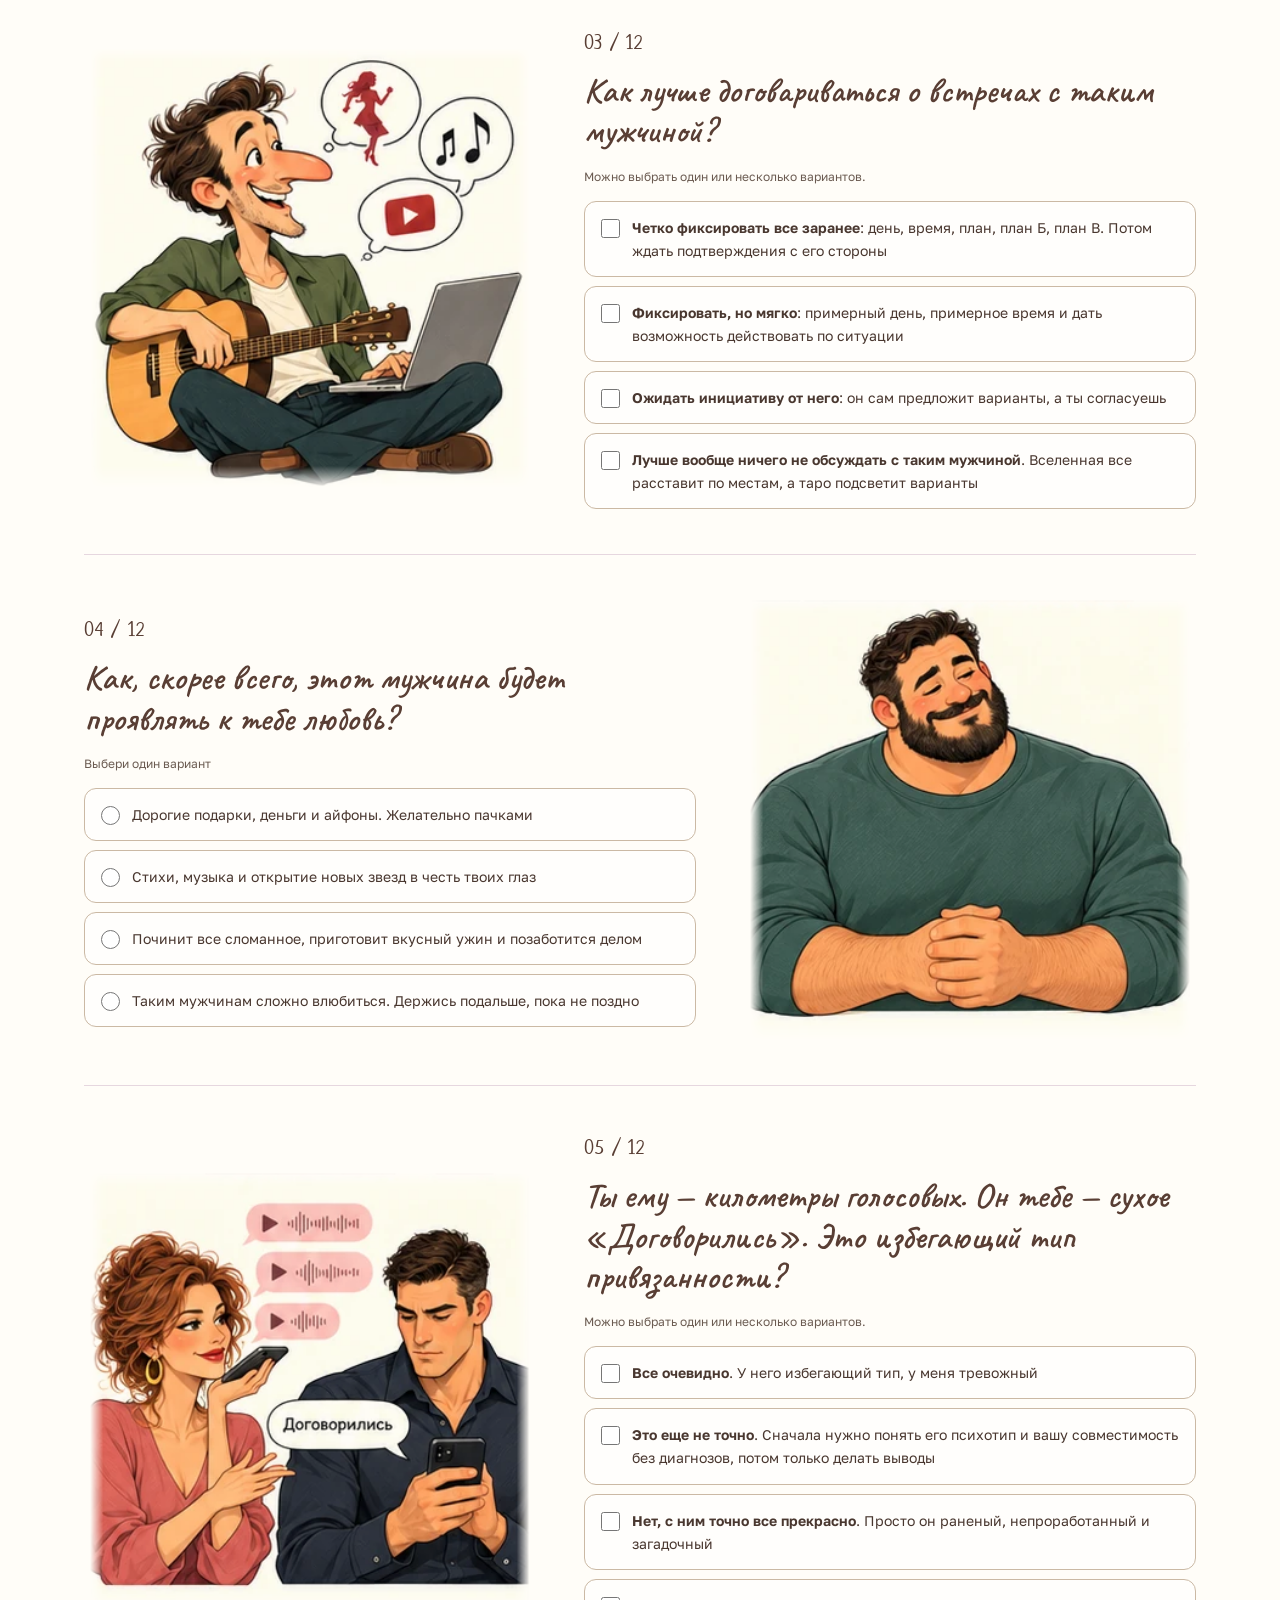
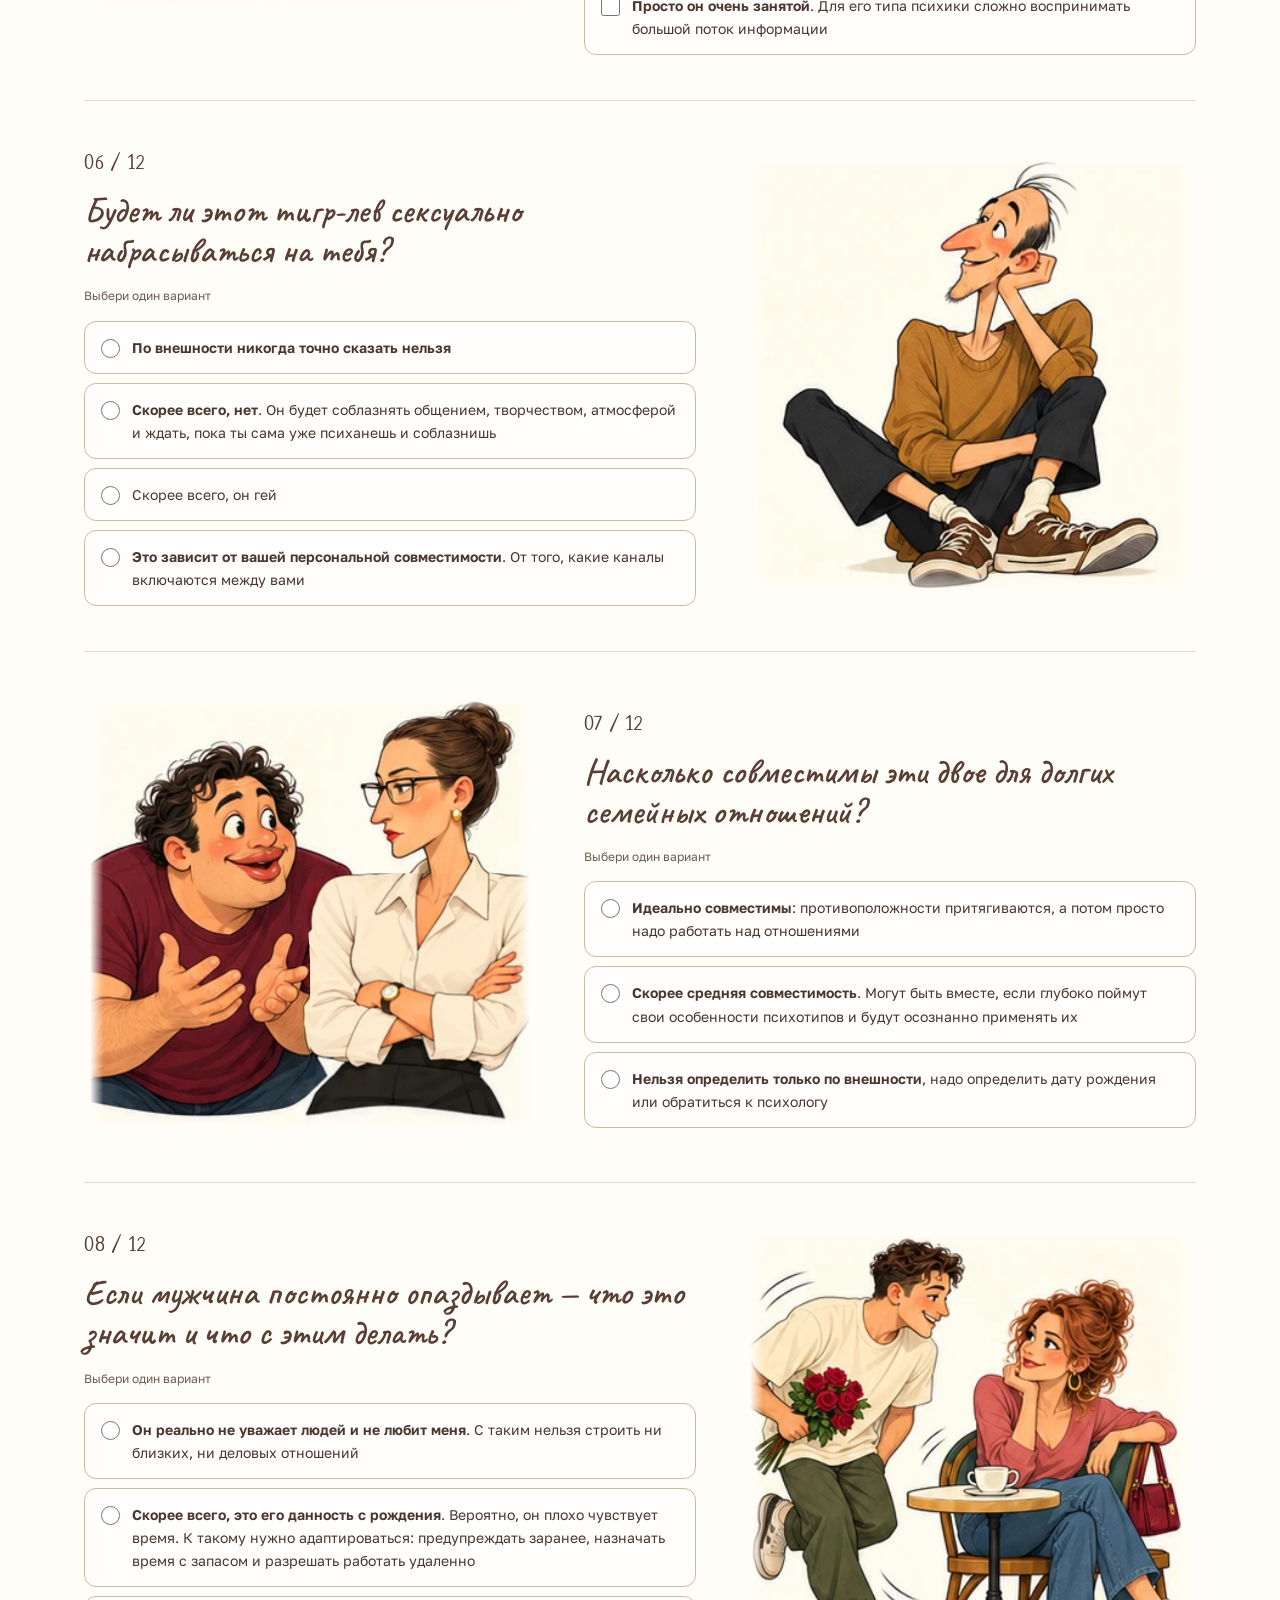
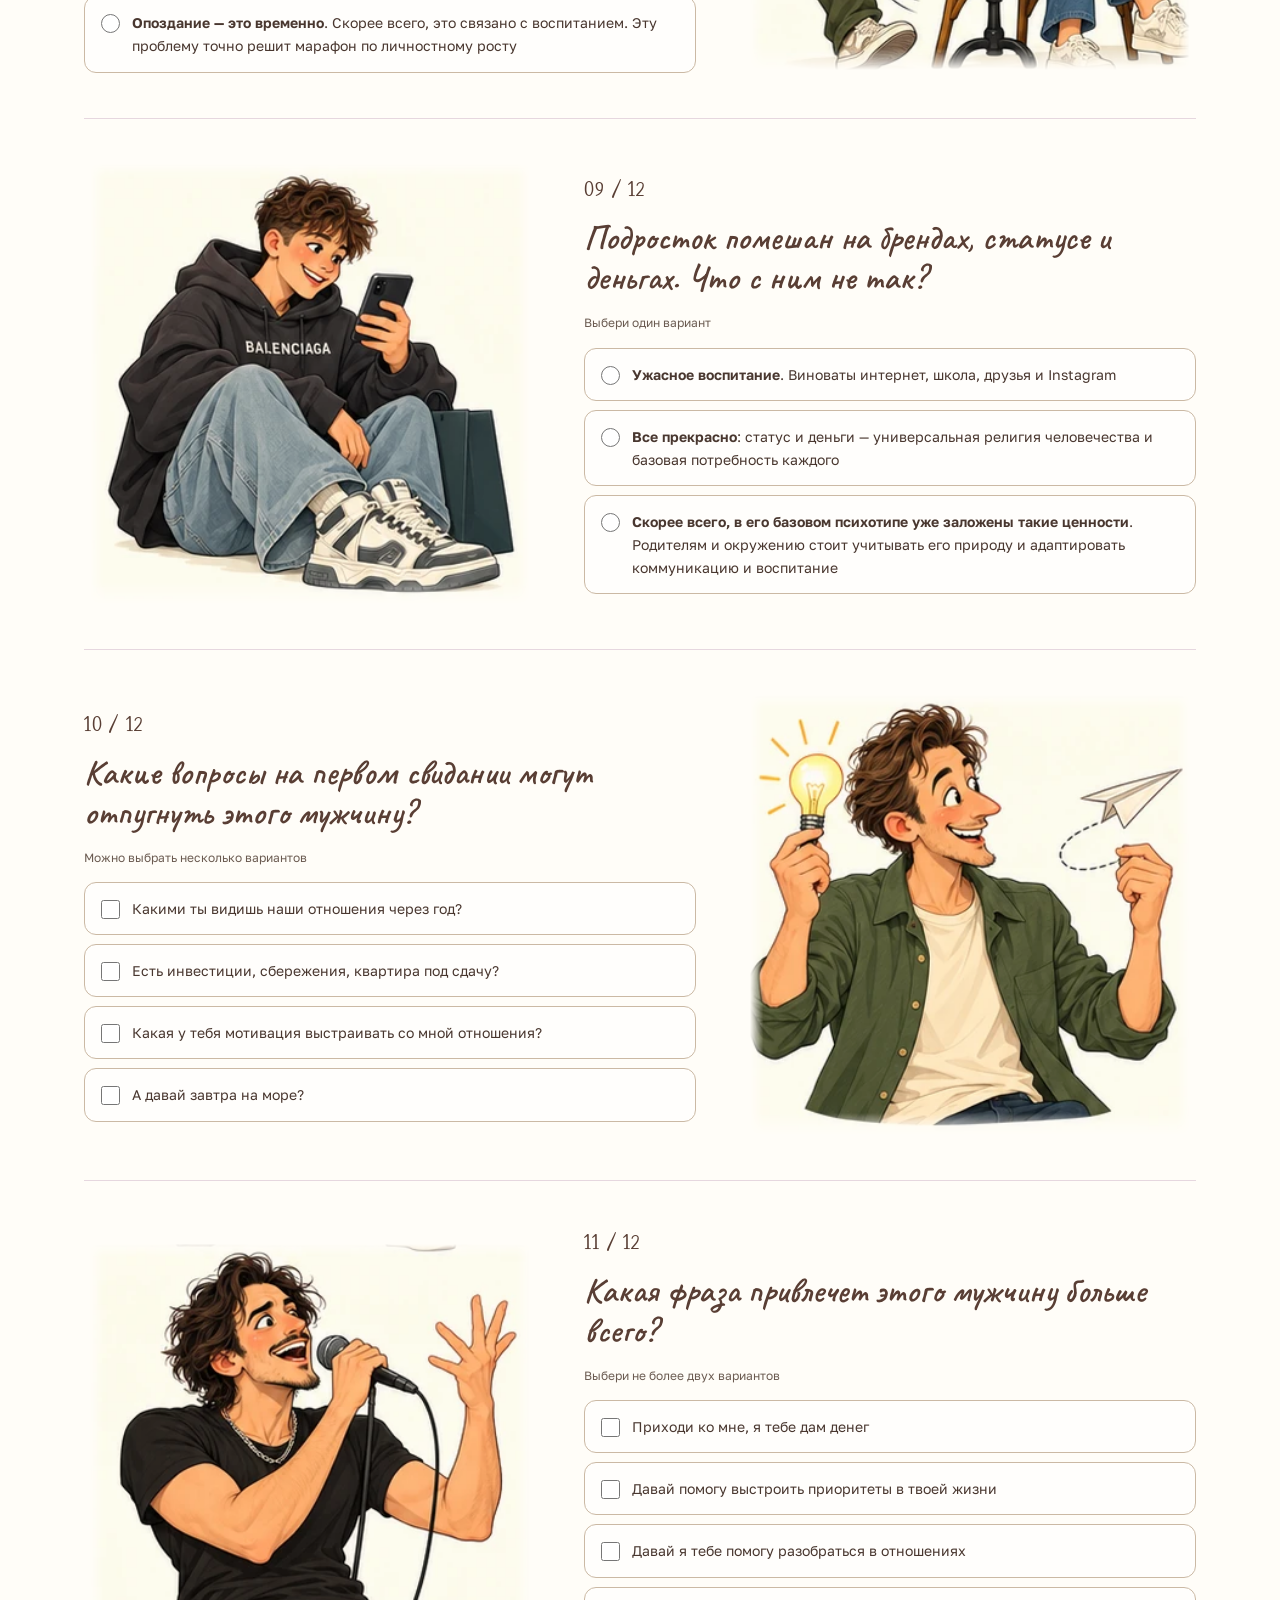
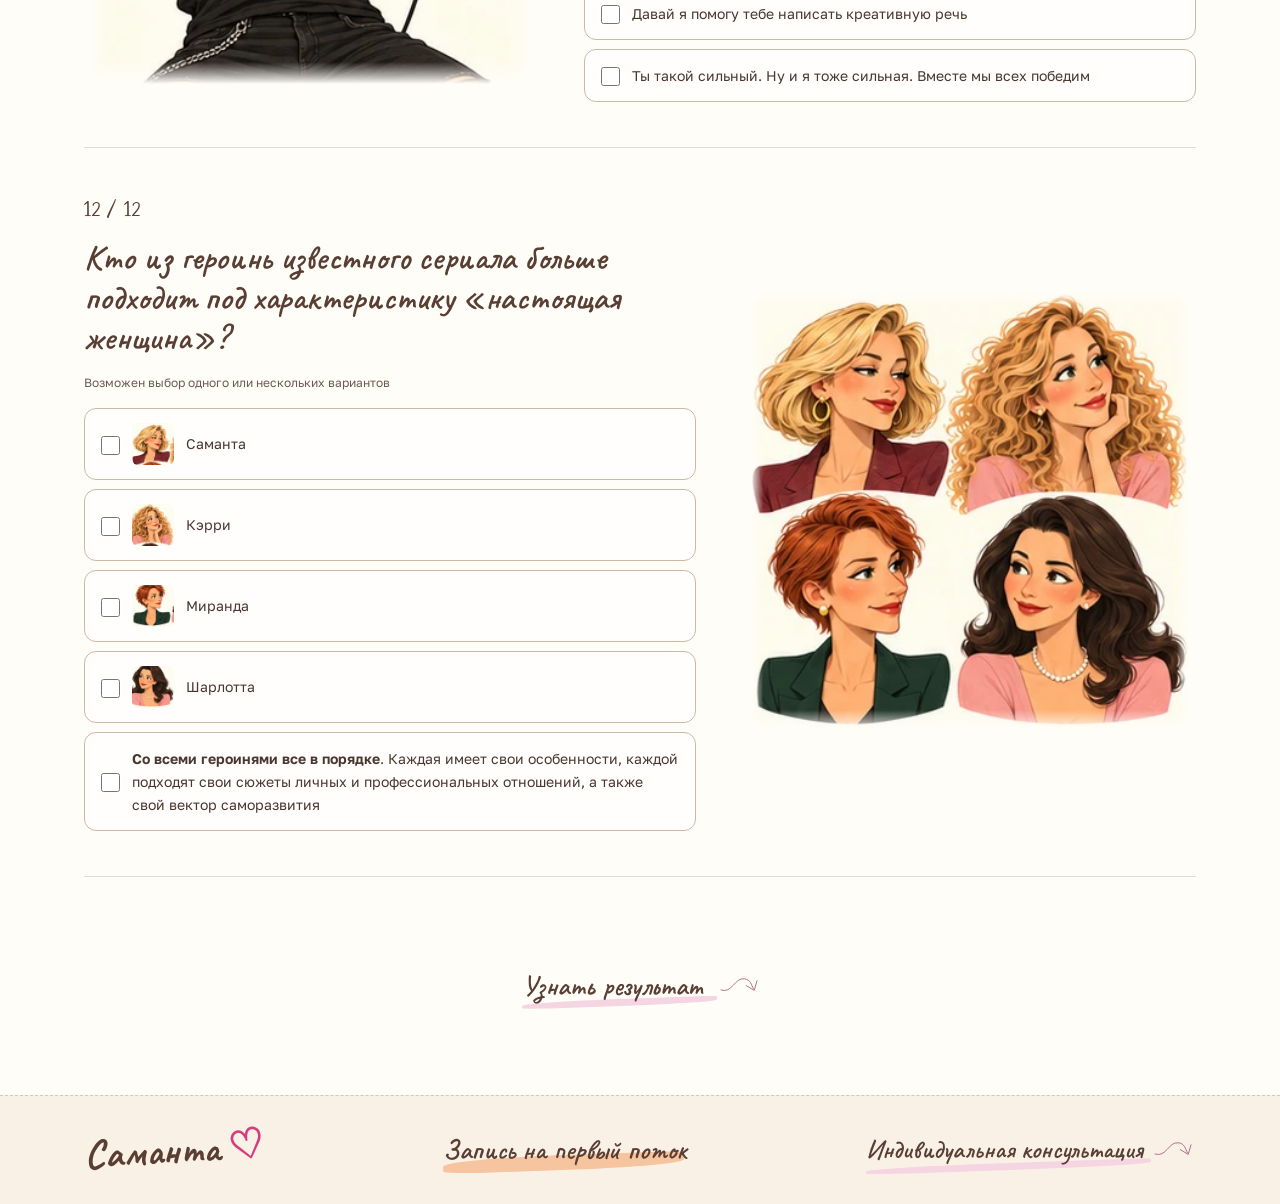
<file: site/test/index.html>
<!doctype html>
<html lang="ru">
<head>
<meta charset="utf-8">
<meta name="viewport" content="width=device-width,initial-scale=1">
<meta name="robots" content="noindex,nofollow">
<meta name="theme-color" content="#fffdf8">
<link rel="canonical" href="https://vikakhotian.github.io/types/test/">
<title>Сможешь ли ты разгадывать мужчин без Саманты? — Тест</title>
<meta name="description" content="12 вопросов про мужчин и их понимание. Тест проекта «Саманта. Коды к мужчинам и к себе».">
<meta property="og:title" content="Сможешь ли ты разгадывать мужчин без Саманты?">
<meta property="og:description" content="12 вопросов про мужчин и их понимание.">
<meta property="og:type" content="website">
<meta property="og:locale" content="ru_RU">
<link rel="icon" href="../assets/favicon.svg" type="image/svg+xml">
<link rel="preload" href="../assets/fonts/caveat.woff" as="font" type="font/woff" crossorigin>
<link rel="stylesheet" href="../styles.css?v=21">
<link rel="stylesheet" href="../scrapbook.css?v=20">
<link rel="stylesheet" href="../refinements.css?v=20">
<link rel="stylesheet" href="../expressive.css?v=22">
<link rel="stylesheet" href="test.css?v=20">
<script src="../site-config.js?v=24" defer></script>
<script src="../site-navigation.js?v=20" defer></script>
<script src="test-data.js?v=20" defer></script>
<script src="test-engine.js?v=20" defer></script>
<script src="test-shell.js?v=20" defer></script>
<script src="test-page.js?v=20" defer></script>
</head>
<body class="test-page">
<a class="skip" href="#test-app">К содержанию</a>
<div class="reading-progress" aria-hidden="true"><span id="reading-progress"></span></div>
<header class="site-header"><a href="https://vikakhotian.github.io/types/" class="wordmark" aria-label="Саманта — на главную" data-site-home="">Саманта<span aria-hidden="true">♡</span></a><button id="menu-toggle" class="menu-toggle" aria-expanded="false" aria-controls="main-nav" aria-label="Открыть меню"><span></span><span></span></button><nav id="main-nav" aria-label="Основное меню"><a href="../#about-course">О курсе</a><a href="../#fit">Кому подойдет</a><a href="../#author">Автор</a><a href="../#methods">Что использую</a><a href="../#program">Программа курса</a><a href="https://vikakhotian.github.io/types/test/" data-site-test="">Тест</a><a href="https://vikakhotian.github.io/types/consultation/" data-site-consultation="">Консультация</a><a href="https://vikakhotian.github.io/types/booking/" data-site-contact="">Контакты</a></nav></header>
<main id="test-app" class="test-main" data-test-mount>
<section class="test-intro" aria-labelledby="test-title">
<div class="test-intro-copy">
<p class="test-eyebrow">Тест на понимание мужчин</p>
<h1 id="test-title">Сможешь ли ты разгадывать мужчин без Саманты?</h1>

</div>
<aside class="test-invitation" aria-label="О тесте"><p>12 вопросов про мужчин и их понимание</p></aside>
</section>
<div id="quiz-area">
<div class="quiz-progress-summary">
<span id="answered-count">Отвечено 0 из 12</span>
<span>Про твои ответы и результаты никто не узнает</span>
<progress id="answer-progress" max="12" value="0" aria-label="Количество вопросов с ответом"></progress>
</div>
<form id="quiz" novalidate aria-label="Тест на понимание мужчин"></form>
<div class="quiz-submit">
<p id="quiz-alert" class="quiz-alert" role="alert"></p>
<button type="submit" form="quiz" class="cta primary" id="submit-quiz">Узнать результат <svg xmlns="http://www.w3.org/2000/svg" class="action-arrow" viewbox="0 0 100 60" fill="none" stroke="currentColor" stroke-width="2" stroke-linecap="round" aria-hidden="true"><path d="M5 40C33 50 39 8 64 12c15 2 17 15 22 25M68 29l20 12 7-24"></path></svg></button>
</div>
</div>
<section id="result" class="test-result" aria-labelledby="result-title" hidden>
<p class="test-eyebrow">Приговор Саманты</p>
<div class="result-heart" aria-hidden="true">♡</div>
<h2 id="result-title" tabindex="-1"></h2>
<p id="result-score" class="result-score"></p>
<div id="result-text" class="result-text"></div>
<div class="result-actions">
<a href="https://vikakhotian.github.io/types/booking/" data-site-contact class="cta primary">Запись на первый поток <svg xmlns="http://www.w3.org/2000/svg" class="action-arrow" viewbox="0 0 100 60" fill="none" stroke="currentColor" stroke-width="2" stroke-linecap="round" aria-hidden="true"><path d="M5 40C33 50 39 8 64 12c15 2 17 15 22 25M68 29l20 12 7-24"></path></svg></a>
<button type="button" class="cta secondary" id="again">Пройти еще раз</button>
</div>
</section>
<noscript><p class="quiz-noscript">Для выбора ответов и подсчета результата включи JavaScript в браузере. Ответы никуда не отправляются.</p></noscript>
</main>
<footer class="footer test-footer">
<div class="footer-inner">
<a class="wordmark" href="https://vikakhotian.github.io/types/" data-site-home>Саманта<span aria-hidden="true">♡</span></a>
<a href="https://vikakhotian.github.io/types/booking/" class="cta secondary" data-site-contact>Запись на первый поток</a>
<a class="cta consultation-footer" data-site-consultation href="https://vikakhotian.github.io/types/consultation/">Индивидуальная консультация<svg class="action-arrow" viewbox="0 0 100 60" fill="none" stroke="currentColor" stroke-width="2" stroke-linecap="round" aria-hidden="true"><path d="M5 40C33 50 39 8 64 12c15 2 17 15 22 25M68 29l20 12 7-24"></path></svg></a></div>
</footer>
<button id="back-top" class="back-top" aria-label="Наверх" hidden><svg class="icon " viewbox="0 0 24 24" fill="none" stroke="currentColor" stroke-width="1.5" stroke-linecap="round" stroke-linejoin="round" aria-hidden="true"><path d="M3 12h17m-6-6 6 6-6 6"></path></svg></button>
</body>
</html>
</file>
<file: site/styles.css>
@font-face{font-family:Caveat;src:url('assets/fonts/caveat.woff') format('woff');font-weight:400 700;font-display:swap}@font-face{font-family:Golos;src:url('assets/fonts/golostext.woff') format('woff');font-weight:400 900;font-display:swap}
:root{--paper:#fbf7ef;--ink:#263632;--green:#17473f;--rose:#a83d56;--pink:#f3d7d8;--line:#c9ccc0;--gold:#987744;--muted:#59645b;--hand:Caveat,'Segoe Print',cursive;--body:Golos,'Trebuchet MS',sans-serif;scroll-behavior:smooth;scroll-padding-top:100px;color:var(--ink);background:var(--paper);font-family:var(--body);font-size:16px}
*{box-sizing:border-box}body{margin:0;overflow-x:clip}body::before{content:'';position:fixed;inset:0;pointer-events:none;z-index:100;opacity:.035;background-image:url("data:image/svg+xml,%3Csvg xmlns='http://www.w3.org/2000/svg' width='150' height='150'%3E%3Cfilter id='n'%3E%3CfeTurbulence type='fractalNoise' baseFrequency='.7' numOctaves='3' stitchTiles='stitch'/%3E%3C/filter%3E%3Cpath fill='%23000' filter='url(%23n)' opacity='.6' d='M0 0h150v150H0z'/%3E%3C/svg%3E")}
button,a,input,summary{-webkit-tap-highlight-color:transparent}button,input{font:inherit}button,a{touch-action:manipulation}button{color:inherit}a{color:inherit;text-decoration-thickness:1px;text-underline-offset:5px}button{cursor:pointer}button[aria-disabled=true]{cursor:default}button:focus-visible,a:focus-visible,summary:focus-visible,input:focus-visible,[tabindex]:focus-visible{outline:3px solid var(--rose);outline-offset:5px}button:disabled{cursor:default}button:disabled svg{opacity:.28}img{max-width:100%}figure{margin:0}p{line-height:1.65;margin:0 0 18px}h1,h2,h3{margin:0;font-weight:600}h2{font-family:var(--hand);font-size:clamp(40px,4.8vw,62px);line-height:1.04;font-weight:600}section[id]{scroll-margin-top:105px}.section{max-width:1160px;margin:0 auto;padding:88px 0}.icon{width:24px;height:24px;display:block;flex-shrink:0}.sr-only{position:absolute;width:1px;height:1px;padding:0;margin:-1px;overflow:hidden;clip:rect(0,0,0,0);white-space:nowrap;border:0}.skip{position:fixed;top:10px;left:16px;z-index:300;background:var(--green);color:white;padding:12px 20px;transform:translateY(-150%)}.skip:focus{transform:translateY(0)}
.reading-progress{position:fixed;top:0;left:0;width:100%;height:3px;z-index:220;background:transparent}.reading-progress span{display:block;transform-origin:left;width:100%;height:100%;background:var(--rose);transform:scaleX(0)}.site-header{max-width:1280px;margin:0 auto;padding:22px 60px 18px;display:flex;align-items:center;justify-content:space-between;gap:30px;border-bottom:1px solid var(--line);position:relative;z-index:50}.wordmark{font-family:var(--hand);font-weight:700;font-size:40px;line-height:1;text-decoration:none;white-space:nowrap;display:flex;align-items:center;gap:10px;color:var(--green)}.wordmark span{font-size:35px;color:var(--rose);transform:rotate(-12deg)}.site-header nav{display:flex;gap:25px;align-items:center}.site-header nav a{font-size:13px;white-space:nowrap;text-decoration:none;padding:9px 0;border-bottom:1px solid transparent}.site-header nav a:hover{border-color:var(--rose);color:var(--rose)}.menu-toggle{display:none}
.hero{padding-top:52px;padding-bottom:72px;position:relative;display:grid;grid-template-columns:minmax(0,1fr) 330px;gap:42px;align-items:center}.course-label{font-family:var(--body);font-size:15px;font-weight:500;line-height:1.3;display:block;margin-bottom:14px;letter-spacing:.02em}.hero-title{display:block;font-family:var(--hand);font-size:clamp(62px,6.2vw,87px);line-height:.9;font-weight:600;letter-spacing:-.02em;color:var(--green);max-width:740px}.hero h1{margin-bottom:32px}.hero-statements{display:grid;gap:18px}.hero-statement p{margin:0}.statement-lead{font-weight:600;font-size:18px;line-height:1.55}.statement-detail{font-size:16px;line-height:1.65;color:var(--muted)}.hero-figure{position:relative;isolation:isolate;align-self:center}.hero-figure img{display:block;position:relative;z-index:2;width:100%;height:480px;object-fit:contain;object-position:center;filter:drop-shadow(0 8px 6px #2636320b)}.hero-outline{position:absolute;inset:8% 4% 3%;border:1px solid #b19b7a;border-radius:49% 46% 45% 51%;transform:rotate(5deg);z-index:0}.hero-outline:after{content:'';position:absolute;inset:7px -8px -5px 8px;border:1px solid #b19b7a55;border-radius:46% 49% 47% 50%}.drawn-arrow{width:155px;height:85px;color:var(--rose)}.hero-figure>.drawn-arrow{position:absolute;width:140px;bottom:-24px;left:-62px;transform:rotate(48deg);z-index:3}.ctas{display:flex;gap:12px;flex-wrap:wrap;margin-top:28px}.cta{border:1.3px solid var(--green);border-radius:4px 9px 5px 8px;background:none;min-height:52px;display:inline-flex;align-items:center;justify-content:space-between;gap:16px;padding:14px 18px;font-size:13px;font-weight:500;line-height:1.4;transition:background .18s}.cta svg{width:19px;height:19px}.cta.primary{background:var(--green);color:#fff}.cta.secondary{color:var(--green)}.cta.secondary:hover{background:#e4e9df}.cta.primary:hover{background:#113c34}
.topics-section{padding-top:60px;border-top:1px solid var(--line)}.intro{display:grid;grid-template-columns:1fr .95fr;gap:70px;align-items:start;margin-bottom:50px}.intro-title{font-size:47px;line-height:1.06;max-width:540px}.intro-copy{font-size:17px;margin:7px 0 0;max-width:520px}.carousel-shell{position:relative}.topic-track{display:grid;grid-auto-flow:column;grid-auto-columns:calc((100% - 40px)/3);gap:20px;overflow-x:auto;scroll-snap-type:x mandatory;scrollbar-width:none;padding:12px 1px 18px}.topic-track::-webkit-scrollbar,.review-track::-webkit-scrollbar{display:none}.insert{background:#fffcf5;border:1px solid #7f8d7a;border-radius:3px 6px 3px 4px;padding:18px 19px 27px;text-align:left;position:relative;display:flex;flex-direction:column;align-items:stretch;scroll-snap-align:start;box-shadow:3px 4px 0 #26363209;transition:border-color .15s}.insert:hover{border-color:var(--rose)}.insert:nth-child(3n+2){border-color:#bc8f96}.insert:nth-child(3n){border-color:#ab9a74}.insert-top{display:flex;justify-content:space-between;gap:8px;align-items:center}.insert-title{font-family:var(--hand);font-size:37px;line-height:1.05;font-weight:600;position:relative;z-index:1}.insert-title::after{content:'';position:absolute;left:-6px;right:-5px;height:15px;bottom:-1px;background:#dde6d5;z-index:-1;transform:rotate(-2deg);border-radius:40% 20% 30% 15%}.insert:nth-child(3n+2) .insert-title::after{background:#f3d7d8}.insert:nth-child(3n) .insert-title::after{background:#eee2c3}.insert-index{font-size:10px;color:var(--muted);letter-spacing:.05em}.scene{display:block;background-image:url('assets/scenes.webp');background-size:300% 300%;background-repeat:no-repeat;background-color:#fbf7ef;aspect-ratio:1}.scene-0{background-position:0 0}.scene-1{background-position:50% 0}.scene-2{background-position:100% 0}.scene-3{background-position:0 50%}.scene-4{background-position:50% 50%}.scene-5{background-position:100% 50%}.scene-6{background-position:0 100%}.scene-7{background-position:50% 100%}.scene-8{background-position:100% 100%}.insert .scene{margin:13px -6px 18px;mix-blend-mode:multiply}.insert-question{font-size:17px;line-height:1.55;min-height:80px;padding-bottom:10px}.enlarge{position:absolute;right:11px;bottom:10px;color:var(--green)}.enlarge .icon{width:15px;height:15px}.carousel-controls{display:flex;align-items:center;justify-content:center;gap:26px;margin-top:10px}.round-control{border:1px solid #a6afa0;width:42px;height:42px;display:inline-flex;align-items:center;justify-content:center;padding:10px;background:transparent;border-radius:50%;flex-shrink:0}.round-control:hover:not(:disabled){border-color:var(--green);background:#e4e9df}.round-control .icon{width:20px;height:20px}.left{transform:rotate(180deg)}.dots{display:flex;gap:0}.dots button{border:0;background:transparent;width:30px;height:36px;display:grid;place-items:center;padding:0}.dots button:before{content:'';display:block;width:8px;height:8px;border:1px solid var(--green);border-radius:50%;background:transparent}.dots button[aria-current=true]:before{background:var(--green)}.many-questions{font-family:var(--hand);font-weight:600;color:var(--rose);font-size:47px;line-height:1.2;text-align:right;margin:24px 30px 58px;transform:rotate(-3deg)}.course-summary{display:grid;grid-template-columns:1fr 1fr;gap:70px;padding-top:42px;border-top:1px dashed #bac1b0;align-items:start}.course-summary h2{font-size:40px;line-height:1.1}.course-summary p{font-size:17px;margin:0 0 12px}
.fit-section{display:grid;grid-template-columns:1fr 1fr;padding:0;border-top:1px solid var(--line);border-bottom:1px solid var(--line)}.fit-column{padding:48px 42px 46px 28px}.fit-column h2{font-size:48px;margin-bottom:28px}.fit-column.yes{background:#e9eee3;border-radius:5px 0 0 3px}.fit-column.no{border-left:1px solid var(--line);padding-left:45px;background:#f5ebe4}.fit-column.no h2{color:#793a40}.fit-column ul{list-style:none;padding:0;margin:0;display:grid;gap:23px}.fit-column li{display:flex;align-items:flex-start;gap:16px;font-size:16px;line-height:1.65}.fit-column li svg{width:24px;margin-top:4px;color:var(--green)}.fit-column.no li svg{width:19px;color:#934959}
.author-section{padding-top:100px;padding-bottom:70px}.author-heading{margin-bottom:40px}.author-heading h2{display:flex;align-items:baseline;gap:24px;flex-wrap:wrap}.author-label{font-family:var(--body);font-size:16px;line-height:1.5;font-weight:400}.author-name{font-family:var(--hand);font-size:74px;color:var(--green);line-height:1}.author-layout{display:grid;grid-template-columns:360px 1fr;gap:65px;align-items:start}.author-video{position:sticky;top:35px}.video-invite{font-family:var(--hand);font-size:31px;line-height:1.15;max-width:325px;padding-right:25px;margin:4px 0 35px}.author-video>.drawn-arrow{position:absolute;right:-12px;top:12px;width:100px;transform:rotate(-22deg)}.video-circle{position:relative;border-radius:50%;padding:7px;border:1px solid #a18b68;aspect-ratio:1;background:#fff}.video-circle:after{content:'';position:absolute;inset:-5px 3px 2px -4px;border:1px solid #9d8c6f66;border-radius:48% 51% 49% 48%;pointer-events:none}.video-circle video{display:block;width:100%;height:100%;object-fit:cover;border-radius:50%}.video-overlay{position:absolute;left:50%;top:50%;transform:translate(-50%,-50%);width:66px;height:66px;border-radius:50%;border:1px solid #fff;background:#17473fe8;color:#fff;display:grid;place-items:center;box-shadow:0 0 0 7px #fbf7ef33}.video-overlay svg{width:24px;height:24px;margin-left:3px}.video-overlay[hidden]{display:none}.player-controls{display:flex;align-items:center;gap:8px;margin-top:17px;max-width:100%}.player-controls .round-control{height:34px;width:34px;padding:8px;border-color:transparent}.player-controls .icon{width:16px;height:16px}.player-controls input{width:0;min-width:30px;flex:1;accent-color:var(--green);height:25px}.player-controls>span{font-size:11px;font-variant-numeric:tabular-nums;min-width:31px}.video-player:fullscreen{display:flex;flex-direction:column;align-items:center;justify-content:center;background:var(--paper);padding:25px}.video-player:fullscreen .video-circle{width:min(75vh,75vw)}.video-player:fullscreen .player-controls{width:400px;max-width:90vw}.video-error{font-size:13px;margin-top:12px}.author-notes{display:grid;gap:18px;padding-top:1px}.author-note{font-size:16px;line-height:1.75;padding:0 0 0 22px;border-left:1px solid #a0ad98;margin:0}.author-note.note-0{padding:21px 24px;background:#f0e3d4;border:0;border-radius:4px 15px 4px 3px;position:relative}.author-note.note-0:before{content:'';position:absolute;left:-13px;top:24px;border-width:8px 14px 8px 0;border-style:solid;border-color:transparent #f0e3d4 transparent transparent}.author-note.note-1{border:0;padding:0 4px;font-size:17px}.author-note.note-3{border-color:#b496a0}.author-note.note-5{border-color:#c5a76b}.author-note.note-6{background:#e9eee3;padding:20px 24px;border:0;border-radius:4px 4px 15px 4px}.author-note.note-7{font-family:var(--hand);font-size:34px;line-height:1.1;color:var(--green);border:0;padding-left:0}
.reviews-section{border-top:1px solid var(--line);padding-top:55px;padding-bottom:65px}.section-title-row{display:flex;justify-content:space-between;align-items:center;gap:24px;margin-bottom:30px}.section-title-row h2{font-size:51px}.review-controls{display:flex;gap:9px}.review-track{display:grid;grid-auto-flow:column;grid-auto-columns:270px;gap:20px;overflow-x:auto;scrollbar-width:none;scroll-snap-type:x mandatory;padding:8px 2px 16px}.review{text-align:left;border:0;border-top:1px solid #8d9f87;border-bottom:1px solid #8d9f87;background:transparent;padding:20px 8px 29px;position:relative;scroll-snap-align:start;min-height:180px}.review:nth-child(even){border-color:#b98f98}.review-author{display:flex;align-items:center;gap:10px;margin-bottom:14px}.review-avatar{width:41px;height:42px;border:1px solid var(--green);border-radius:46% 51% 45% 49%;display:grid;place-items:center;font-family:var(--hand);font-size:24px;flex-shrink:0;background:#e9eee3}.review:nth-child(even) .review-avatar{background:#f4dfe0}.review-name{font-size:12px;font-weight:500;line-height:1.5}.review-quote{display:-webkit-box;-webkit-line-clamp:4;-webkit-box-orient:vertical;overflow:hidden;font-size:13px;line-height:1.65}.review-more{position:absolute;bottom:9px;right:8px}.review-more svg{width:13px;height:13px}.review-footnote{font-size:11px;color:var(--muted);margin:12px 0 0}
.program-section{padding-top:65px;border-top:1px solid var(--line)}.program-section>h2{margin-bottom:42px;font-size:63px}.levels{padding-left:22px;position:relative}.levels:before{content:'';position:absolute;top:30px;bottom:30px;left:48px;border-left:1px dashed #8fa082}.level{position:relative;margin-bottom:12px;background:var(--paper);border:1px solid #c0c5b7;border-radius:4px 9px 4px 6px}.level:nth-child(3n+2){border-color:#d1b4b4}.level:nth-child(3n){border-color:#cbbb9a}.level summary{list-style:none;display:flex;align-items:center;gap:26px;cursor:pointer;padding:24px 25px 24px 0;min-height:104px}.level summary::-webkit-details-marker{display:none}.level-badge{margin-left:-23px;border:1px solid #8fa082;background:var(--paper);border-radius:46% 49% 51% 48%;width:54px;height:54px;display:grid;place-items:center;flex-shrink:0;transform:rotate(-5deg)}.level-badge svg{width:27px;height:27px;transform:rotate(5deg)}.level-heading{display:flex;align-items:baseline;flex-wrap:wrap;gap:7px 15px;flex:1;min-width:0}.level-number{font-size:12px;color:var(--muted);white-space:nowrap}.level-title{font-family:var(--hand);font-weight:600;font-size:35px;line-height:1.1;max-width:790px}.level-toggle{width:21px;height:21px;flex-shrink:0;position:relative}.level-toggle:before,.level-toggle:after{content:'';position:absolute;width:17px;height:1px;background:var(--green);left:2px;top:10px}.level-toggle:after{transform:rotate(90deg)}.level[open] .level-toggle:after{display:none}.level[open]{background:#fffdf8}.level-description{padding:0 68px 28px 57px;max-width:1000px}.level-description p{font-size:16px;line-height:1.8;margin:0 0 12px}.level-description p:last-child{margin:0}.program-cta{display:flex;justify-content:center;margin-top:32px}.program-cta .ctas{margin:0}.bonuses-section{padding-top:12px;padding-bottom:90px}.bonuses-section>h2{font-size:65px;margin-bottom:40px}.bonuses{display:grid;grid-template-columns:1fr 1fr 1fr;gap:25px}.bonus{border:1px solid #b09e7d;padding:28px 25px 26px;position:relative;background:#f4e8ce;border-radius:3px 4px 5px 3px;transform:rotate(-1deg)}.bonus-1{background:#e9eee3;border-color:#96a28b;transform:rotate(1deg)}.bonus-2{background:#f5e2e1;border-color:#ba9c9f;transform:rotate(-.5deg)}.bonus>.icon{width:35px;height:35px;margin-bottom:20px}.bonus p{font-size:16px;line-height:1.75;margin:0}.bonus-pin{position:absolute;left:calc(50% - 24px);top:-10px;width:49px;height:20px;background:#e4d4ae99;transform:rotate(6deg);border-left:2px dashed #f8f1e2;border-right:2px dashed #f8f1e2}
.footer{background:#e9eee3;border-top:1px solid #c0c5b7;padding:40px 30px 24px}.footer-inner{max-width:1160px;margin:auto;display:flex;align-items:center;justify-content:space-between;gap:25px;flex-wrap:wrap}.footer .ctas{margin:0}.demo-note{flex-basis:100%;font-size:11px;line-height:1.5;text-align:right;color:var(--muted);margin:0}.back-top{position:fixed;bottom:23px;right:23px;width:43px;height:43px;border:1px solid var(--green);background:var(--paper);color:var(--green);border-radius:47% 51% 49% 45%;display:grid;place-items:center;z-index:70}.back-top .icon{transform:rotate(-90deg);width:20px;height:20px}.back-top[hidden]{display:none}
.card-dialog{border:1px solid var(--green);border-radius:6px 12px 5px 9px;background:var(--paper);color:var(--ink);padding:32px 36px 34px;width:min(560px,calc(100vw - 32px));max-height:calc(100dvh - 40px);overflow:auto;box-shadow:6px 8px 0 #26363220}.card-dialog::backdrop{background:#1a3028b3;backdrop-filter:blur(3px)}.dialog-close{position:absolute;top:12px;right:12px;z-index:3;background:var(--paper);width:38px;height:38px}.dialog-scene{max-width:360px;margin:0 auto 12px;mix-blend-mode:multiply}.dialog-scene[hidden]{display:none}.card-dialog h2{font-size:46px;margin:8px 24px 20px 0;color:var(--green)}.card-dialog p{font-size:20px;line-height:1.6;margin-bottom:0}.card-dialog.review-dialog{padding-top:50px}.card-dialog.review-dialog h2{font-size:39px}
@media(min-width:1440px){.hero{grid-template-columns:minmax(0,1fr) 350px;gap:60px}.hero-figure img{height:505px}.hero-title{font-size:89px}.statement-detail{font-size:17px}.statement-lead{font-size:19px}}
@media(max-width:1250px){.section{margin-left:40px;margin-right:40px}.site-header{padding-left:40px;padding-right:40px}.site-header nav{gap:18px}.hero{grid-template-columns:minmax(0,1fr) 290px;gap:25px}.hero-figure img{height:440px}.hero-title{font-size:75px}.hero .ctas{gap:10px}.hero .cta{font-size:12px;padding:12px;gap:10px}.intro{gap:40px}.author-layout{grid-template-columns:320px 1fr;gap:45px}.level-title{font-size:32px}}
@media(max-width:980px){.site-header nav{gap:13px}.site-header nav a{font-size:11px}.wordmark{font-size:34px}.hero{grid-template-columns:minmax(0,1fr) 240px;gap:15px}.hero-title{font-size:65px}.hero-figure img{height:380px}.statement-lead{font-size:16px}.statement-detail{font-size:14px}.hero .ctas{flex-direction:column;align-items:flex-start}.hero .cta{min-width:270px;font-size:13px}.intro-title{font-size:40px}.intro-copy{font-size:15px}.insert{padding:15px 13px 23px}.insert-title{font-size:31px}.insert-question{font-size:15px}.fit-column{padding:35px 25px}.fit-column.no{padding-left:30px}.fit-column h2{font-size:42px}.fit-column li{font-size:14px;gap:12px}.author-layout{grid-template-columns:270px 1fr;gap:35px}.author-note{font-size:14px}.author-note.note-1{font-size:15px}.author-note.note-7{font-size:30px}.video-invite{font-size:28px}.player-controls{gap:2px}.player-controls .round-control{width:28px;height:30px;padding:6px}.level-title{font-size:29px}.bonuses{gap:17px}.bonus{padding:25px 19px}.bonus p{font-size:14px}}
@media(max-width:760px){:root{scroll-padding-top:80px}.section{margin-left:24px;margin-right:24px;padding-top:60px;padding-bottom:60px}.site-header{padding:18px 24px 15px;min-height:73px}.wordmark{font-size:34px}.wordmark span{font-size:27px}.menu-toggle{display:flex;flex-direction:column;gap:7px;justify-content:center;align-items:center;width:44px;height:40px;border:1px solid #a6afa0;border-radius:4px;background:transparent}.menu-toggle span{display:block;height:1px;width:20px;background:var(--green);transition:transform .15s}.menu-toggle[aria-expanded=true] span:first-child{transform:translateY(4px) rotate(45deg)}.menu-toggle[aria-expanded=true] span:last-child{transform:translateY(-4px) rotate(-45deg)}.site-header nav{display:none;position:absolute;top:calc(100% - 1px);left:0;right:0;padding:18px 24px 24px;background:var(--paper);border-bottom:1px solid var(--line);box-shadow:0 8px 10px #2636320a}.site-header nav.open{display:flex;flex-direction:column;gap:4px;align-items:stretch}.site-header nav a{font-size:16px;padding:12px 0}.hero{display:block;position:relative;padding-top:33px;padding-bottom:46px}.hero h1{padding-right:39%;min-height:206px;margin-bottom:20px;position:relative;z-index:3;pointer-events:none}.hero-title{font-size:56px;line-height:.94}.course-label{font-size:12px;margin-bottom:17px;max-width:120px}.hero-figure{position:absolute;right:-9px;top:48px;width:39%;height:202px}.hero-figure img{height:100%;width:100%;object-fit:contain}.hero-outline{inset:1% 4% 2%}.hero-figure>.drawn-arrow{display:none}.hero-statements{gap:18px}.statement-lead{font-size:17px}.statement-detail{font-size:15px;line-height:1.65}.hero .ctas{flex-direction:row;margin-top:25px;align-items:stretch;gap:10px}.hero .cta{min-width:0;width:100%;font-size:14px;min-height:52px;padding:14px 16px}.intro{grid-template-columns:1fr;gap:22px;margin-bottom:24px}.intro-title{font-size:40px;max-width:none}.intro-copy{font-size:16px;max-width:none;margin:0}.topic-track{grid-auto-columns:calc((100% - 16px)/2);gap:16px}.insert{padding:18px 15px 26px}.insert-title{font-size:34px}.insert-question{font-size:16px;min-height:110px}.carousel-controls{margin-top:7px;gap:15px}.many-questions{font-size:40px;text-align:center;margin:21px 0 40px}.course-summary{grid-template-columns:1fr;gap:20px;padding-top:32px}.course-summary h2{font-size:38px}.course-summary p{font-size:16px}.fit-section{padding:0;grid-template-columns:1fr}.fit-column{padding:32px 25px}.fit-column.no{border-left:0;border-top:1px solid var(--line);padding-left:25px}.fit-column h2{font-size:45px;margin-bottom:22px}.fit-column li{font-size:15px;gap:15px}.fit-column ul{gap:19px}.author-section{padding-top:64px;padding-bottom:55px}.author-heading{margin-bottom:28px}.author-heading h2{gap:12px}.author-label{font-size:14px}.author-name{font-size:64px}.author-layout{display:flex;flex-direction:column;gap:35px}.author-video{position:relative;top:auto;width:min(100%,350px);align-self:center}.video-invite{font-size:29px;max-width:300px;margin-bottom:22px}.author-video>.drawn-arrow{top:8px;right:-4px;width:85px}.player-controls{gap:8px}.player-controls .round-control{width:32px;height:32px;padding:7px}.author-notes{gap:19px}.author-note{font-size:16px}.author-note.note-1{font-size:16px}.author-note.note-7{font-size:32px}.section-title-row{gap:15px}.section-title-row h2{font-size:42px}.review-controls{gap:6px}.review-controls .round-control{width:34px;height:34px;padding:7px}.review-track{grid-auto-columns:260px}.review-footnote{font-size:11px}.program-section>h2{font-size:49px;margin-bottom:28px}.levels{padding-left:14px}.levels:before{left:36px}.level summary{gap:15px;padding:20px 18px 20px 0;min-height:101px}.level-badge{margin-left:-15px;width:44px;height:44px}.level-badge svg{width:24px;height:24px}.level-heading{display:block}.level-number{display:block;margin-bottom:5px}.level-title{font-size:28px;line-height:1.08;display:block}.level-toggle{width:16px}.level-toggle:after,.level-toggle:before{width:15px}.level-description{padding:0 25px 25px 45px}.level-description p{font-size:15px}.program-cta{margin-top:25px}.program-cta .ctas{flex-direction:column;width:100%;gap:10px}.program-cta .cta{font-size:14px}.bonuses-section{padding-top:0}.bonuses-section>h2{font-size:54px;margin-bottom:32px}.bonuses{grid-template-columns:1fr;gap:25px}.bonus{display:flex;align-items:flex-start;gap:22px;padding:27px 23px}.bonus>.icon{width:29px;height:29px;margin:2px 0 0}.bonus p{font-size:16px}.footer{padding:31px 24px 24px}.footer-inner{gap:22px}.footer .ctas{flex-direction:column;width:100%;gap:10px}.footer .cta{font-size:14px}.demo-note{text-align:left;font-size:10px}.back-top{right:13px;bottom:13px;width:39px;height:39px}.card-dialog{padding:30px 24px;width:calc(100vw - 28px)}.card-dialog h2{font-size:41px}.card-dialog p{font-size:18px}.dialog-scene{max-width:300px}}
@media(max-width:480px){.topic-track{grid-auto-columns:calc(100% - 38px);gap:16px}.insert-title{font-size:39px}.insert-question{font-size:18px;min-height:78px}.insert .scene{margin-top:6px;margin-bottom:15px}.topic-track .insert{padding:20px 22px 27px}.insert-top{gap:10px}.hero h1{padding-right:37%;min-height:216px}.hero-title{font-size:54px}.hero-figure{width:38%;top:60px;height:193px;right:-9px}.section-title-row h2{font-size:37px}.section-title-row{align-items:flex-start}.section-title-row .review-controls{padding-top:4px}.author-heading h2{display:block}.author-label{display:block;margin-bottom:10px}.level-title{font-size:27px}.level-description{padding-left:35px}.many-questions{font-size:37px}.intro-title{font-size:37px}}
@media(max-width:360px){.section{margin-left:18px;margin-right:18px}.site-header{padding-left:18px;padding-right:18px}.hero-title{font-size:47px}.hero-figure{height:180px}.hero h1{min-height:204px}.course-label{font-size:11px}.statement-lead{font-size:16px}.statement-detail{font-size:14px}.hero .cta{font-size:12px}.fit-column{padding-left:20px;padding-right:20px}.fit-column.no{padding-left:20px}.section-title-row h2{font-size:33px}.level summary{gap:10px}.level-title{font-size:25px}}

/* Version 21: one compact sticky navigation bar on every public page. */
:root{scroll-padding-top:68px}
.site-header{
 position:sticky;
 top:0;
 z-index:100;
 min-height:54px;
 padding:8px 32px 7px;
 background:rgba(255,253,248,.96);
 -webkit-backdrop-filter:blur(9px);
 backdrop-filter:blur(9px);
 box-shadow:0 3px 12px rgba(74,55,47,.07);
}
.site-header .wordmark{font-size:31px;gap:7px}
.site-header .wordmark span{font-size:27px}
.site-header nav{gap:16px}
.site-header nav a{padding:7px 0 6px;font-size:12px}
@media(max-width:760px){
 :root{scroll-padding-top:61px}
 .site-header{min-height:57px;padding:8px 18px 7px}
 .site-header .wordmark{font-size:29px}
 .site-header .wordmark span{font-size:24px}
 .menu-toggle{width:38px;height:35px;gap:6px}
 .site-header nav{top:100%;padding:8px 20px 12px;max-height:calc(100vh - 57px);overflow:auto}
 .site-header nav.open{gap:0}
 .site-header nav a{padding:9px 0;font-size:14px}
}
@media(prefers-reduced-motion:reduce){:root{scroll-behavior:auto}*,*:before,*:after{animation:none!important;transition:none!important}}

.relations>span{display:inline}.relations .icon{width:15px;height:15px;display:inline-block;vertical-align:-2px;margin-right:5px;color:var(--green)}.relations>span+span .icon{margin-left:6px}
@media(max-width:480px){.carousel-controls{gap:12px}.dots{min-width:0;max-width:calc(100% - 108px);flex-wrap:wrap;justify-content:center}.dots button{width:24px;height:28px}}
@media(max-width:360px){.insert-title{font-size:34px}}
html{overflow-x:clip}
html{scroll-padding-top:0}section[id]{scroll-margin-top:28px}
</file>
<file: site/scrapbook.css>
@font-face{font-family:Neucha;src:url('assets/fonts/neucha.woff') format('woff');font-weight:400;font-display:swap}
:root{--paper:#fff8ee;--ink:#332340;--green:#4d2a79;--rose:#b12e67;--pink:#f8c7dc;--line:#d8b6cf;--gold:#bd8b31;--muted:#655269;--note:Neucha,Caveat,cursive}
body::before{opacity:.045}.site-header{border:0;padding-top:23px;padding-bottom:17px;max-width:1280px}.wordmark{font-size:42px;color:#34204b;transform:rotate(-3deg)}.wordmark span{color:#d53d7c;font-size:40px}.site-header nav{gap:25px}.site-header nav a{font-size:13px;position:relative}.site-header nav a:hover{border-bottom-color:transparent}.site-header nav a:hover:after{content:'';position:absolute;left:0;right:0;bottom:5px;height:5px;background:#e2c1ed;transform:rotate(-3deg);z-index:-1}.reading-progress span{background:#b12e67}
.hero{max-width:1240px;margin-top:16px;margin-bottom:38px;padding:39px 40px 40px;grid-template-columns:minmax(0,1fr) 425px;gap:8px;border:1.5px solid #65506e;border-radius:7px 14px 5px 9px;background:#fffdf7;isolation:isolate;box-shadow:6px 7px 0 #e8d8e4;position:relative;align-items:start}.hero:before,.hero:after{content:'';position:absolute;width:76px;height:25px;background:#efd795a8;top:-12px;left:28px;transform:rotate(-7deg);border-left:2px dashed #fff8ee;border-right:2px dashed #fff8ee;z-index:4}.hero:after{left:auto;right:30px;transform:rotate(8deg);width:59px}.hero-copy{position:relative;z-index:3}.hero h1{margin-bottom:27px}.course-label{font-family:var(--note);font-size:19px;color:#61436b;margin-left:5px;margin-bottom:22px}.hero-title{font-size:81px;line-height:.94;color:#392056;letter-spacing:-.025em;transform:rotate(-3deg);transform-origin:left center;max-width:770px;position:relative;z-index:3;white-space:nowrap}.hero-title:after{content:'';position:absolute;left:35px;bottom:-11px;width:280px;height:11px;border-bottom:2px solid #9663b7;border-top:1px solid #9663b7;transform:rotate(-5deg);opacity:.75}.hero-statements{gap:13px;margin-top:30px}.hero-statement{display:grid;grid-template-columns:30px 1fr;gap:0 9px;padding:12px 15px 14px 9px;background:#f7e4ed;border:1px solid #d4a6c1;border-radius:4px 12px 5px 7px;position:relative;max-width:640px;transform:rotate(-.5deg)}.hero-statement:nth-child(2){background:#f7edc7;border-color:#cbb583;transform:rotate(.6deg);margin-left:14px;margin-right:-10px}.hero-statement:nth-child(3){background:#eee2f6;border-color:#bba1d0;transform:rotate(-.2deg);margin-right:2px}.promise-index{font-family:var(--hand);font-size:24px;color:#8d336a;grid-row:1/3;line-height:1.2;position:relative}.promise-index:after{content:'';position:absolute;width:27px;height:28px;border:1px solid #9e6894;border-radius:46% 49% 43% 51%;left:-2px;top:-2px}.hero-statement p{grid-column:2}.statement-lead{font-size:16px;line-height:1.5;font-weight:500;color:#3d2845}.statement-detail{font-size:14px;line-height:1.55;margin-top:3px!important;color:#604c63}.ink-mark{position:relative;z-index:1;white-space:nowrap;font-weight:600}.ink-mark:before{content:'';position:absolute;left:-2px;right:-3px;bottom:-1px;height:10px;background:#ed94bd80;transform:rotate(-2deg);z-index:-1;border-radius:40% 15% 30% 20%}.hero-statement:nth-child(2) .ink-mark:before{background:#d4b4ec}.hero-statement:nth-child(3) .ink-mark:before{background:#f3cf72}.relations .icon{color:#a63678;width:16px;height:16px}.hero-figure{align-self:start;position:relative;margin-top:79px;width:100%;z-index:1}.hero-figure img{height:510px;width:100%;object-fit:contain;object-position:center top;filter:none}.hero-outline{display:none}.hero-figure>.drawn-arrow{bottom:-20px;left:40px;transform:rotate(75deg);width:145px;height:85px;color:#9a5bb5}.hero-figure:after{content:'♡';font-family:var(--hand);font-size:71px;color:#c73e7f;position:absolute;right:14px;bottom:10px;transform:rotate(14deg)}
.ctas{gap:12px;margin-top:25px}.cta{min-height:64px;min-width:235px;border:0!important;border-radius:0!important;background-color:transparent!important;background-image:url("data:image/svg+xml,%3Csvg xmlns='http://www.w3.org/2000/svg' viewBox='0 0 320 72' preserveAspectRatio='none'%3E%3Cpath d='M7 3 313 3 307 11 315 19 307 27 315 35 307 43 315 51 307 59 313 69 7 69 13 59 5 51 13 43 5 35 13 27 5 19 13 11Z' fill='%23d6b8eb' stroke='%234b2d62' stroke-width='1.5'/%3E%3Cpath d='M24 11v50M296 11v50' stroke='%23936bad' stroke-width='1' stroke-dasharray='2 3'/%3E%3C/svg%3E");background-size:100% 100%;padding:16px 27px!important;font-family:var(--note);font-size:21px!important;font-weight:400;line-height:1.2;color:#3f2457!important;gap:13px;filter:drop-shadow(2px 3px 0 #68477615);transform:rotate(-1deg)}.cta.secondary{background-image:url("data:image/svg+xml,%3Csvg xmlns='http://www.w3.org/2000/svg' viewBox='0 0 320 72' preserveAspectRatio='none'%3E%3Cpath d='M7 3 313 3 307 11 315 19 307 27 315 35 307 43 315 51 307 59 313 69 7 69 13 59 5 51 13 43 5 35 13 27 5 19 13 11Z' fill='%23ffe3a0' stroke='%23834a64' stroke-width='1.5'/%3E%3Cpath d='M24 11v50M296 11v50' stroke='%23bd8d56' stroke-width='1' stroke-dasharray='2 3'/%3E%3C/svg%3E");transform:rotate(1deg)}.cta svg{width:22px;height:22px}.cta:hover{filter:drop-shadow(2px 3px 0 #68477626)}.hero .ctas{margin-right:-70px}.hero .cta{min-width:0;flex:1;font-size:18px!important;padding:15px 24px!important}
.topics-section{border-top:0;padding-top:48px}.intro{gap:70px;align-items:center;margin-bottom:38px}.intro-title{font-size:42px;padding:27px 30px;background:#f9d9e6;border:1.4px solid #a66a8c;border-radius:9px 31px 8px 23px;transform:rotate(-1.5deg);box-shadow:4px 4px 0 #f5e1d2;position:relative}.intro-title:after{content:'';position:absolute;bottom:-17px;right:35px;width:24px;height:24px;background:#f9d9e6;border-right:1.4px solid #a66a8c;border-bottom:1.4px solid #a66a8c;transform:skewY(25deg)}.intro-copy{font-size:18px;line-height:1.8;padding:12px 0;position:relative}.intro-copy:before{content:'“';font-family:var(--hand);font-size:100px;line-height:1;position:absolute;top:-49px;left:-25px;color:#cdb2dd}.topic-track{padding-top:23px;padding-bottom:21px}.insert{border:1.4px solid #8e739f;background:#fffdf7;border-radius:3px 7px 3px 5px;box-shadow:3px 4px 0 #ddc5dd73}.insert:nth-child(3n+2){border-color:#b8759a}.insert:nth-child(3n){border-color:#b89a59}.insert-title:after{background:#e5d0f2}.insert:nth-child(3n+2) .insert-title:after{background:#f7cadd}.insert:nth-child(3n) .insert-title:after{background:#f7e2a7}.insert-question{color:#3b2b41}.insert-index{color:#7b5c83}.scene{background-color:#fff8ee}.round-control{border-color:#a680bb;color:#60377f;background:#fffaf5}.round-control:hover:not(:disabled){background:#ead9f5;border-color:#6b4388}.dots button:before{border-color:#70438e}.dots button[aria-current=true]:before{background:#8b5eaa}.many-questions{font-size:50px;color:#b43575;margin-right:17px}.course-summary{border:0;grid-template-columns:.7fr 1.3fr;gap:40px;align-items:center;position:relative;margin-top:15px;padding:30px 0 10px}.course-summary h2{font-size:42px;line-height:1.15;color:#59316f;transform:rotate(-2deg);position:relative;padding:25px 22px}.course-summary h2:before{content:'';position:absolute;inset:3px -9px;border:1.7px solid #a275b7;border-radius:49% 43% 47% 52%;transform:rotate(-6deg);pointer-events:none}.course-summary>div{display:grid;grid-template-columns:1fr 1fr;gap:23px}.method-note,.practice-note{position:relative;padding:28px 24px 23px;border:1px solid #b9a2c6;background:#ece0f5;border-radius:4px 9px 4px 3px;transform:rotate(1.5deg);box-shadow:4px 4px 0 #dbcce2}.practice-note{background:#fce4aa;border-color:#c5aa76;transform:rotate(-1.5deg);margin-top:28px;margin-bottom:-15px;box-shadow:4px 4px 0 #eee2ca}.course-icon{width:43px;height:43px;color:#834996;margin-bottom:17px}.practice-note .course-icon{color:#b17a20}.course-summary p{font-size:16px;line-height:1.75;margin:0}
.fit-section{border:0;gap:27px;padding:28px 0 18px}.fit-column{padding:36px 32px 35px!important;border:1.5px solid #b191bb!important;border-radius:6px 14px 4px 8px!important;background:#f0e3f7!important;position:relative;transform:rotate(-.8deg);box-shadow:5px 5px 0 #e4d2e8}.fit-column.no{background:#fce1e8!important;border-color:#c28ca9!important;transform:rotate(.8deg);box-shadow:5px 5px 0 #efd7dc}.fit-column:before{content:'';width:65px;height:23px;position:absolute;left:36px;top:-12px;background:#f3db97c9;transform:rotate(-6deg);border-left:2px dashed #fff8ee;border-right:2px dashed #fff8ee}.fit-column.no:before{left:auto;right:30px;transform:rotate(8deg)}.fit-column h2{font-size:49px;color:#5c317d;margin-bottom:28px;position:relative}.fit-column.no h2{color:#a13368}.fit-column h2:after{content:'';display:block;width:65%;height:5px;border-top:2px solid currentColor;transform:rotate(-3deg);opacity:.6;margin-top:5px}.fit-column li{font-size:15px;line-height:1.75;gap:16px}.fit-column li svg{width:26px;height:26px;margin-top:0;color:#773e9a;background:#fff9f3;border:1px solid #b699c8;border-radius:47% 49% 45% 51%;padding:4px;transform:rotate(-8deg)}.fit-column.no li svg{width:25px;height:25px;color:#b23574;border-color:#cf91b0;background:#fff8f3}.fit-column ul{gap:23px}
.author-section{padding-top:101px}.author-heading{margin-bottom:40px;padding-left:5px}.author-label{font-family:var(--note);font-size:25px;color:#79517c;transform:rotate(-2deg)}.author-name{font-size:80px;color:#50316d;transform:rotate(-3deg);position:relative}.author-name:after{content:'';position:absolute;height:10px;left:0;right:0;bottom:-5px;background:#edb5d5a1;z-index:-1;transform:rotate(-2deg)}.author-layout{grid-template-columns:345px 1fr;gap:55px}.author-video{padding-top:5px}.video-invite{font-family:var(--note);font-size:27px;color:#65406e;transform:rotate(-3deg);line-height:1.25;margin-bottom:30px}.author-video>.drawn-arrow{color:#b23c78;top:35px;right:-8px;transform:rotate(10deg)}.video-circle{padding:9px;border:1.5px solid #83539f;background:#fff8ef;box-shadow:6px 5px 0 #e8d4ef}.video-circle:after{inset:-6px 4px 2px -5px;border:1px solid #be81b6;border-radius:48% 51% 49% 47%;transform:rotate(-7deg)}.video-overlay{background:#7e4aa6e8;border-color:#fff8ef;box-shadow:0 0 0 6px #fff8ef77}.player-controls{background:#f0e3f6;border:1px solid #b49cc2;border-radius:5px 12px 5px 9px;padding:5px 7px;gap:4px}.player-controls .round-control{background:transparent}.player-controls input{accent-color:#8651a5;min-width:24px}.player-controls>span{min-width:29px;font-size:10px}.player-controls .round-control{width:29px;height:31px;padding:7px}.video-rate{border:1px solid #ac85bf;background:#fff9ed;border-radius:4px 7px 4px 6px;font-family:var(--note);font-size:15px;min-width:45px;min-height:30px;padding:2px 5px;color:#63407e}.author-notes{grid-template-columns:1fr 1fr;gap:22px}.author-note{border:0;padding:0;font-size:15px;line-height:1.75}.author-note.note-0,.author-note.note-1{grid-column:1/-1}.author-note.note-0{background:#f9dce9;border:1px solid #d4a8c1;border-radius:7px 17px 5px 8px;padding:23px 25px;transform:rotate(-.5deg)}.author-note.note-0:before{border-right-color:#f9dce9}.author-note.note-1{padding:0 8px;font-family:var(--note);font-size:22px;line-height:1.5;transform:rotate(.2deg)}.chapter-card{padding:24px 21px 21px;border:1px solid #bba1cd;background:#eee0f6;border-radius:3px 9px 5px 4px;position:relative;transform:rotate(-1deg);margin-top:7px}.chapter-2020{grid-column:1/-1;background:#f8ecc9;border-color:#c9b680;transform:rotate(.6deg)}.chapter-2023{transform:rotate(-1deg)}.chapter-2024{background:#f7dce5;border-color:#c99bb2;transform:rotate(.7deg)}.chapter-year{font-family:var(--hand);font-size:27px;line-height:1;color:#71448d;position:absolute;top:-16px;left:19px;padding:3px 12px;background:#fff9ef;transform:rotate(-5deg);border:1px solid #b799c4;border-radius:48% 44% 49% 41%}.chapter-card .author-note{font-size:14px;padding:0;border:0;margin:0 0 12px}.chapter-card .author-note:last-child{margin:0}.author-note.note-6{grid-column:1/-1;background:#f0e4f6;border:1px solid #c2a5d1;border-radius:5px 5px 16px 5px;padding:24px;position:relative}.author-note.note-6:after{content:'♡';position:absolute;right:5px;bottom:-20px;font-family:var(--hand);font-size:48px;line-height:1;color:#be3677;transform:rotate(-12deg)}.author-note.note-7{grid-column:1/-1;font-family:var(--hand);font-size:36px;color:#9b3677;transform:rotate(-2deg);padding-left:8px}
.reviews-section{border-top:0;padding-top:38px;padding-bottom:55px;position:relative}.reviews-section:before{content:'';display:block;position:absolute;top:0;left:0;right:0;height:4px;border-top:1px dashed #b087c0;transform:rotate(-.3deg)}.section-title-row h2{font-size:51px;color:#633b80}.review-track{grid-auto-columns:150px;gap:13px;padding-top:12px;padding-bottom:16px}.review{border:1px solid #bc9acb!important;border-radius:4px 8px 3px 6px;background:#fffdf7;min-height:104px;height:104px;padding:10px 10px 20px;box-shadow:2px 3px 0 #e6d3e8;transform:rotate(-.5deg);overflow:hidden}.review:nth-child(even){border-color:#c68eac!important;transform:rotate(.6deg);background:#fff5f8}.review-author{gap:7px;margin-bottom:7px;min-height:28px}.review-avatar{background-image:url('assets/avatars.webp')!important;background-size:400% 400%!important;background-repeat:no-repeat!important;width:29px;height:29px;border:1px solid #b58dc7;border-radius:50%;display:block;font-size:0;background-color:#fff5e8!important;flex-shrink:0;overflow:hidden}.avatar-0{background-position:0 5.556%}.avatar-1{background-position:33.333% 5.556%}.avatar-2{background-position:66.666% 5.556%}.avatar-3{background-position:100% 5.556%}.avatar-4{background-position:0 50%}.avatar-5{background-position:33.333% 50%}.avatar-6{background-position:66.666% 50%}.avatar-7{background-position:100% 50%}.avatar-8{background-position:0 94.444%}.avatar-9{background-position:33.333% 94.444%}.avatar-10{background-position:66.666% 94.444%}.review-name{font-size:9px;line-height:1.25;font-weight:500;overflow-wrap:anywhere}.review-quote{font-size:10px;line-height:1.4;-webkit-line-clamp:2;color:#4c3754}.review-more{bottom:5px;right:7px}.review-more svg{width:10px;height:10px}.review-footnote{font-size:10px;color:#705579}.review-controls .round-control{width:36px;height:36px}.dialog-avatar{width:78px;height:78px;border:1.5px solid #a071bc;margin:0 0 18px!important}.dialog-avatar[hidden]{display:none}
.program-section{border-top:0;padding-top:49px}.program-section>h2{font-size:66px;color:#543073;transform:rotate(-1deg);margin-bottom:48px}.levels{padding-left:31px}.levels:before{left:48px;border-left:2px dashed #c099d8;transform:rotate(-.4deg)}.level{border:0!important;border-radius:5px 14px 4px 8px;background:#eee0f7;box-shadow:3px 3px 0 #e0cde9;margin-bottom:21px;transform:rotate(-.25deg)}.level:nth-child(3n+2){background:#f9dce9;box-shadow:3px 3px 0 #ecd1de;transform:rotate(.3deg)}.level:nth-child(3n){background:#f9edc9;box-shadow:3px 3px 0 #e9dfc2;transform:rotate(-.4deg)}.level summary{padding-top:22px;padding-bottom:23px;gap:24px;min-height:109px}.level-badge{width:64px;height:64px;margin-left:-31px;border:1.5px solid #9761b5;background:#e3c3f1;box-shadow:2px 2px 0 #fff9ee;transform:rotate(-9deg);border-radius:44% 50% 43% 51%}.level-badge svg{width:32px;height:32px;color:#6e3694;stroke-width:1.8}.level:nth-child(3n+2) .level-badge{background:#f4aecd;border-color:#be608d;border-radius:50% 43% 49% 45%;transform:rotate(7deg)}.level:nth-child(3n+2) .level-badge svg{color:#a12f64;transform:rotate(-7deg)}.level:nth-child(3n) .level-badge{background:#f6d778;border-color:#b79036;transform:rotate(-5deg)}.level:nth-child(3n) .level-badge svg{color:#94681d}.level-number{font-family:var(--note);font-size:18px;color:#79518d}.level-title{font-size:35px;color:#482b58}.level-heading{gap:7px 18px}.level-toggle:before,.level-toggle:after{height:1.5px;background:#7a459c}.level-description{padding-left:58px}.level-description p{font-size:16px;color:#493250}.level[open]{background:#fffaf4;outline:1px solid #bea0cf}.program-cta{margin-top:36px}.program-cta .cta{min-width:290px}
.bonuses-section>h2{color:#6d438b;transform:rotate(-2deg)}.bonus{background:#fce3a6;border-color:#bf9e60;box-shadow:3px 4px 0 #eadbc1}.bonus-1{background:#ecd7f6;border-color:#ad8ac2;box-shadow:3px 4px 0 #e2d0e9}.bonus-2{background:#f8cddd;border-color:#c38ba5;box-shadow:3px 4px 0 #ecd5de}.bonus>.icon{color:#9d6a24;stroke-width:1.7}.bonus-1>.icon{color:#79429b}.bonus-2>.icon{color:#b23b75}.bonus p{color:#4b3452}.bonus-pin{background:#eed891b5}.footer{background:#f0e0f5;border-top:1px dashed #ad82bf;position:relative}.footer .wordmark{font-size:49px}.footer .ctas{gap:17px}.footer .cta{min-width:280px}.demo-note{color:#755880}.back-top{background:#f4e7fb;border-color:#986cb3;color:#683b85;transform:rotate(-5deg)}.card-dialog{border:1.5px solid #9770ac;background:#fff9ef;box-shadow:7px 8px 0 #6f3d8b44}.card-dialog::backdrop{background:#392544b8}.card-dialog h2{color:#744294}.dialog-scene{mix-blend-mode:multiply}.card-dialog.review-dialog{background:#fff8ed;border-radius:5px 20px 5px 11px}
@media(min-width:1440px){.hero{grid-template-columns:minmax(0,1fr) 445px;gap:10px}.hero-title{font-size:86px}.hero-figure img{height:530px}.statement-lead{font-size:17px}.statement-detail{font-size:15px}}
@media(max-width:1250px){.hero{margin-left:25px;margin-right:25px;padding:35px 30px;grid-template-columns:minmax(0,1fr) 350px;gap:14px}.hero-title{font-size:76px}.hero-figure{margin-top:94px}.hero-figure img{height:470px}.hero .ctas{margin-right:-60px}.hero .cta{font-size:17px!important}.author-layout{grid-template-columns:305px 1fr;gap:40px}.chapter-card{padding:23px 18px 18px}.author-note.note-1{font-size:21px}.player-controls{gap:2px}.course-summary{grid-template-columns:.7fr 1.3fr;gap:30px}.course-summary>div{gap:18px}.course-summary h2{font-size:38px}.method-note,.practice-note{padding:24px 20px}.course-summary p{font-size:15px}}
@media(max-width:980px){.site-header nav{gap:15px}.site-header nav a{font-size:11px}.hero{grid-template-columns:minmax(0,1fr) 270px;padding:32px 25px}.hero-title{font-size:65px}.hero-figure{margin-top:100px}.hero-figure img{height:410px}.hero .ctas{flex-direction:row;margin-right:-155px}.hero .cta{font-size:17px!important;min-width:0}.hero-statement{padding:11px 12px 12px 8px;grid-template-columns:26px 1fr;gap:0 7px}.promise-index{font-size:22px}.promise-index:after{width:25px;height:26px}.statement-lead{font-size:15px}.statement-detail{font-size:13px}.intro{gap:40px}.intro-title{font-size:37px;padding:25px}.intro-copy{font-size:16px}.course-summary{grid-template-columns:1fr;gap:25px}.course-summary h2{max-width:500px;text-align:center;margin:auto;font-size:40px;padding:20px 25px}.course-summary>div{gap:25px;max-width:700px;margin:auto}.practice-note{margin-top:12px}.fit-column{padding:30px 24px!important}.fit-column h2{font-size:43px}.fit-column li{font-size:14px}.author-layout{grid-template-columns:270px 1fr;gap:32px}.author-notes{gap:20px 16px}.chapter-card{grid-column:1/-1}.author-note.note-0{padding:20px}.author-note.note-1{font-size:20px}.chapter-card .author-note{font-size:14px}.player-controls{flex-wrap:wrap;justify-content:center}.player-controls input{flex-basis:90px}.video-rate{font-size:13px}.program-cta .cta{min-width:270px}.footer .cta{min-width:245px}.level-title{font-size:31px}.level-number{font-size:17px}}
@media(max-width:760px){.site-header{padding:18px 24px 14px}.wordmark{font-size:36px}.wordmark span{font-size:33px}.menu-toggle{border-color:#b08ac4;background:#f1e1f8;transform:rotate(2deg)}.menu-toggle span{background:#65417d}.site-header nav{background:#fff7ef;border-bottom:1px solid #b78bc6}.site-header nav a{font-size:16px}.hero{display:block;margin:13px 16px 33px;padding:27px 19px 27px;border-radius:5px 11px 4px 7px;box-shadow:4px 5px 0 #e5d1e6}.hero:before{width:60px;left:17px;height:21px;top:-10px}.hero:after{right:18px;width:45px;height:20px;top:-10px}.hero h1{padding-right:36%;min-height:218px;margin-bottom:12px;z-index:2;pointer-events:none}.course-label{font-size:17px;max-width:190px;margin-bottom:20px;margin-left:0;white-space:nowrap}.hero-title{font-size:58px;line-height:.98;white-space:normal;transform:rotate(-4deg);max-width:300px}.hero-title:after{left:10px;width:155px;height:6px;bottom:-9px}.hero-figure{position:absolute;top:40px;right:-8px;width:42%;height:255px;margin:0;z-index:1}.hero-figure img{height:100%;object-position:right top}.hero-figure>.drawn-arrow{display:none}.hero-figure:after{font-size:43px;right:9px;bottom:-3px}.hero-statements{gap:14px;margin-top:17px;position:relative;z-index:3}.hero-statement{padding:12px 12px 13px 8px;grid-template-columns:26px 1fr;gap:0 8px;max-width:none}.hero-statement:nth-child(2){margin-left:7px;margin-right:-3px}.hero-statement:nth-child(3){margin-right:0}.statement-lead{font-size:15px;line-height:1.5}.statement-detail{font-size:13px;line-height:1.65}.promise-index{font-size:22px}.relations .icon{width:13px;height:13px}.hero .ctas{margin-right:0;margin-top:22px;flex-direction:column;gap:9px}.hero .cta{width:100%;min-width:0;min-height:64px;font-size:21px!important;padding:16px 28px!important}.hero .cta svg{width:23px;height:23px}.topics-section{padding-top:28px;padding-bottom:65px}.intro{grid-template-columns:1fr;gap:30px;margin-bottom:30px}.intro-title{font-size:37px;padding:25px 24px;border-radius:8px 24px 6px 20px}.intro-copy{font-size:16px;line-height:1.8;padding-left:5px;padding-right:4px}.intro-copy:before{font-size:85px;top:-27px;left:-14px}.insert-title{font-size:36px}.insert-question{font-size:17px}.many-questions{font-size:42px;margin:24px 0 33px}.course-summary{padding-top:18px;gap:35px;margin:0}.course-summary h2{font-size:36px;line-height:1.15;padding:20px 17px}.course-summary h2:before{inset:0 -3px}.course-summary>div{grid-template-columns:1fr 1fr;gap:16px}.method-note,.practice-note{padding:23px 16px 22px}.practice-note{margin-top:27px;margin-bottom:-10px}.course-summary p{font-size:14px;line-height:1.7}.course-icon{width:35px;height:35px}.fit-section{padding-top:24px;padding-bottom:22px;grid-template-columns:1fr;gap:29px}.fit-column{padding:30px 25px!important;transform:rotate(-.5deg)}.fit-column.no{transform:rotate(.5deg)}.fit-column h2{font-size:44px;margin-bottom:26px}.fit-column li{font-size:15px;line-height:1.75}.author-section{padding-top:66px;padding-bottom:54px}.author-heading{margin-bottom:25px}.author-heading h2{display:block}.author-label{font-size:24px;display:block;margin-bottom:9px}.author-name{font-size:69px;display:inline-block}.author-layout{display:flex;gap:35px}.author-video{width:min(100%,345px);padding-top:0}.author-video>.drawn-arrow{right:1px;top:27px;width:85px}.video-invite{font-size:27px;margin-bottom:22px;max-width:290px}.player-controls{flex-wrap:nowrap;gap:3px}.player-controls input{flex-basis:0}.author-notes{width:100%;grid-template-columns:1fr 1fr;gap:23px 17px}.author-note{font-size:15px}.author-note.note-0{padding:22px}.author-note.note-1{font-size:22px;padding:0 5px}.chapter-card{grid-column:auto;padding:25px 19px 20px}.chapter-2020{grid-column:1/-1}.chapter-card .author-note{font-size:14px;line-height:1.75}.chapter-year{font-size:26px}.author-note.note-6{padding:22px}.author-note.note-7{font-size:33px;line-height:1.15}.reviews-section{padding-top:37px;padding-bottom:48px}.section-title-row h2{font-size:42px}.review-track{grid-auto-columns:145px;gap:12px}.review-controls{gap:5px}.review-controls .round-control{width:32px;height:32px;padding:7px}.review{min-height:104px;height:104px}.review-footnote{font-size:10px}.program-section{padding-top:35px;padding-bottom:58px}.program-section>h2{font-size:49px;line-height:1.06;margin-bottom:34px}.levels{padding-left:23px}.levels:before{left:33px}.level{margin-bottom:19px}.level summary{gap:15px;padding:20px 16px 20px 0;min-height:110px}.level-badge{width:52px;height:52px;margin-left:-24px}.level-badge svg{width:28px;height:28px}.level-heading{display:block}.level-number{font-size:16px;margin-bottom:6px;line-height:1}.level-title{font-size:29px;line-height:1.12}.level-description{padding:0 22px 25px 36px}.level-description p{font-size:15px}.program-cta .cta{min-width:0;min-height:65px;font-size:23px!important}.bonuses-section{padding-top:0;padding-bottom:64px}.bonuses-section>h2{font-size:56px}.bonus{padding:27px 23px}.bonus p{font-size:16px}.footer{padding:31px 24px 23px}.footer .wordmark{font-size:44px}.footer .cta{min-width:0;font-size:23px!important;min-height:65px}.footer .ctas{gap:12px}.card-dialog.review-dialog h2{font-size:37px}.card-dialog p{font-size:18px;line-height:1.65}}
@media(max-width:480px){.hero h1{min-height:205px;padding-right:30%}.hero-title{font-size:52px;max-width:230px;line-height:.98}.hero-figure{top:44px;right:-3px;width:44%;height:230px}.hero-figure:after{font-size:40px;right:7px;bottom:1px}.hero-statements{margin-top:15px}.hero-statement{grid-template-columns:23px 1fr;gap:0 7px;padding:11px 11px 12px 7px}.promise-index{font-size:20px}.promise-index:after{width:23px;height:24px}.statement-lead{font-size:14px}.statement-detail{font-size:12px;line-height:1.65}.hero .cta{font-size:20px!important}.insert-title{font-size:39px}.section-title-row h2{font-size:37px}.section-title-row{align-items:flex-start}.review-controls{padding-top:4px}.author-notes{grid-template-columns:1fr}.chapter-card{grid-column:1/-1}.chapter-card .author-note{font-size:15px}.chapter-2023{margin-right:15px}.chapter-2024{margin-left:12px}.course-summary>div{gap:14px}.course-summary p{font-size:13px}.method-note,.practice-note{padding:21px 14px}.course-icon{width:31px;height:31px;margin-bottom:12px}.level-title{font-size:27px}.fit-column li{font-size:14px}.fit-column{padding:29px 23px!important}.fit-column h2{font-size:42px}}
@media(max-width:360px){.hero{margin-left:12px;margin-right:12px;padding-left:16px;padding-right:16px}.hero-title{font-size:46px;max-width:195px}.hero h1{min-height:190px;padding-right:28%}.course-label{font-size:15px;max-width:140px;margin-bottom:18px}.hero-figure{height:211px;top:42px;width:43%}.hero .cta{font-size:18px!important}.statement-lead{font-size:13px}.statement-detail{font-size:12px}.hero-statement{gap:0 6px;padding-left:6px;grid-template-columns:23px 1fr}.promise-index{font-size:19px}.promise-index:after{width:22px;height:23px}.intro-title{font-size:33px;padding:23px 20px}.course-summary h2{font-size:33px}.course-summary>div{grid-template-columns:1fr;gap:24px;margin-left:8px;margin-right:8px}.practice-note{margin:0}.course-summary p{font-size:15px}.method-note,.practice-note{padding:24px}.section-title-row h2{font-size:33px}.level summary{gap:12px;padding-right:12px}.level-title{font-size:25px}.level-badge{width:47px;height:47px}.level-badge svg{width:25px;height:25px}.author-note.note-1{font-size:21px}.author-name{font-size:62px}.player-controls{gap:1px;padding-left:4px;padding-right:4px}.player-controls .round-control{width:26px}.video-rate{min-width:39px;font-size:12px}.video-invite{font-size:25px}.review-track{grid-auto-columns:140px}}

.cta.primary{background-image:url("data:image/svg+xml,%3Csvg xmlns='http://www.w3.org/2000/svg' viewBox='0 0 320 72' preserveAspectRatio='none'%3E%3Cpath d='M7 3 313 3 307 11 315 19 307 27 315 35 307 43 315 51 307 59 313 69 7 69 13 59 5 51 13 43 5 35 13 27 5 19 13 11Z' fill='%23d6b8eb' stroke='%234b2d62' stroke-width='1.5'/%3E%3Cpath d='M24 11v50M296 11v50' stroke='%23936bad' stroke-width='1' stroke-dasharray='2 3'/%3E%3C/svg%3E")!important}
@media(max-width:760px){.statement-lead{font-size:16px}.statement-detail{font-size:14px;line-height:1.65}}
@media(max-width:480px){.hero-figure{top:70px}.statement-lead{font-size:15px}.statement-detail{font-size:14px;line-height:1.65}.hero-statement{padding-top:13px;padding-bottom:14px}}
@media(max-width:360px){.hero-figure{top:65px}.statement-lead{font-size:14px}.statement-detail{font-size:13px}}
</file>
<file: site/refinements.css>
@font-face{font-family:Marck;src:url('assets/fonts/marckscript.woff') format('woff');font-display:swap}
:root{--paper:#fffdf8;--ink:#392c39;--green:#713c69;--rose:#ae3e63;--muted:#655762;--line:#dbcbd2}
body{background:#fffdf8}h2,.level-title{font-family:Marck,Caveat,cursive;font-weight:400}.wordmark,.hero-title{font-family:Caveat,cursive}.hero{box-shadow:none;background:#fffefb;border-color:#dccbd6;grid-template-columns:minmax(0,1fr) 400px;gap:24px}.hero:before,.hero:after,.hero-outline,.hero-figure:after,.bonus-pin,.fit-column:before{display:none!important}.hero-title{color:#593152}.hero-title:after{border-color:#c98da7}.hero-figure{margin-top:70px}.hero-figure img{height:470px}.hero-statement,.hero-statement:nth-child(2),.hero-statement:nth-child(3){background:none;border:0;border-bottom:1px solid #eadde2;border-radius:0;transform:none;margin-left:0;margin-right:0;padding:12px 0 16px;gap:0 14px}.hero-statement:last-child{border:0}.statement-lead{font-size:17px}.statement-detail{font-size:15px;line-height:1.6}.promise-index{color:#a6476a}.promise-index:after{border-color:#d7a4b8}.recognition-cue{display:inline-block;font-family:Neucha,cursive;font-size:21px;color:#713c69;padding:1px 5px;margin-top:7px;background:#f7e4ec;border-radius:4px;line-height:1.35}.recognition-cue:nth-child(2n){background:#e9f1f1;color:#3b6265}.role-grid{display:grid!important;grid-template-columns:repeat(3,minmax(0,1fr));gap:12px 10px;margin-top:13px!important}.role-item{display:flex!important;align-items:center;gap:8px;font-size:13px;line-height:1.3}.relations .role-item>.icon{width:30px;height:30px;flex-shrink:0;background:#f9e3eb;border-radius:50%;padding:6px;margin:0!important;color:#ac4369}.role-item:nth-child(2n)>.icon{background:#e5efef;color:#40747a}.role-item:nth-child(3n)>.icon{background:#f1e9f6;color:#7c5593}
.cta,.cta.primary,.cta.secondary,.hero .cta{background-image:none!important;filter:none!important;transform:none!important;border:1.5px solid #a85a7a!important;border-radius:12px!important;min-height:57px;padding:14px 21px!important;font-family:Golos,sans-serif;font-size:14px!important;font-weight:500;text-decoration:none;justify-content:center;box-shadow:0 4px 0 #e4c1d0;transition:transform .1s,box-shadow .1s,background-color .15s}.cta.primary{background-color:#a13d67!important;color:#fff!important;border-color:#8c3158!important;box-shadow:0 4px 0 #702443}.cta.secondary{background-color:#fff7fa!important;color:#883653!important}.cta:hover{background-color:#f6dce7!important}.cta.primary:hover{background-color:#8c3158!important}.cta:active,.cta.was-pressed{transform:translateY(3px)!important;box-shadow:0 1px 0 #d8a9bb!important}.cta[aria-disabled=true]{opacity:.8}.hero .ctas{margin-right:0}.cta svg{width:19px;height:19px}.hero .cta{font-size:13px!important}.intro{align-items:start;gap:65px}.intro-title{background:none;border:0;box-shadow:none;transform:none;padding:0;font-size:34px}.intro-title:after{display:none}.speech-first,.speech-second{display:block;background:#fff5f9;border:1.4px solid #c58ca6;padding:20px 25px;border-radius:22px 22px 22px 3px;line-height:1.2;position:relative}.speech-second{margin:16px 0 0 35px;background:#fffdfa;border-color:#d0b9c8;border-radius:22px 22px 3px 22px}.intro-copy{padding-top:20px}.insert-top{justify-content:center}.insert-title{font-size:39px}.insert-question{text-align:center;padding:0 7px 12px;line-height:1.55}.insert .scene{margin-top:18px}.many-questions{font-size:38px;transform:rotate(-2deg);color:#a84067}.course-summary{grid-template-columns:.8fr 1.2fr;gap:45px}.course-summary h2{font-size:37px;transform:none;padding:8px 0;line-height:1.25}.course-summary h2:before{display:none}.method-note,.practice-note{background:none;border:0;border-left:2px solid #d5a6b9;border-radius:0;transform:none;box-shadow:none;padding:15px 20px;margin:0}.practice-note{border-color:#91b7b5}.course-summary p{font-family:Neucha,cursive;font-size:22px;line-height:1.5}.course-icon{color:#a85a7a;width:34px;height:34px}.practice-note .course-icon{color:#528181}.fit-column,.fit-column.no{background:#fffafb!important;box-shadow:3px 4px 0 #eadde5;border-color:#bd8ba5!important;border-radius:20px 5px 17px 7px!important}.fit-column.no{background:#f9fbfb!important;border-color:#9ab5b6!important;border-radius:5px 18px 6px 20px!important}.fit-column h2{color:#8c3e63;font-size:40px}.fit-column.no h2{color:#3f6c6e}.fit-column strong{font-weight:650;color:#4e3047}.fit-column.no strong{color:#315b5d}.fit-column li svg{background:#f4d6e4}.fit-column.no li svg{background:#deeeee;border-color:#94b5b5;color:#406f70}
.author-layout{display:grid;grid-template-columns:minmax(0,1fr) 345px;gap:65px}.author-notes{display:flex;flex-direction:column;gap:20px}.author-note,.author-note.note-0,.author-note.note-1,.author-note.note-6{border:0;background:none;box-shadow:none;transform:none;padding:0 8px;font-family:Golos,sans-serif;font-size:16px;line-height:1.8;margin:0}.author-note.note-0:before,.author-note.note-6:after{display:none}.author-note.note-2,.author-note.note-4,.author-note.note-5{position:relative;padding-top:15px}.author-note.note-2:before,.author-note.note-4:before,.author-note.note-5:before{content:'↳';position:absolute;font-family:Caveat,cursive;color:#b06a8d;font-size:39px;left:-28px;top:-5px;transform:rotate(13deg)}.author-note.note-7{padding:13px 8px 0;color:#a53f6c;font-size:31px}.author-name{font-size:76px}.author-label{color:#78596d}.author-video{grid-column:2;position:sticky;top:30px}.video-invite{color:#765166}.player-controls{background:#fff8fb;border-color:#c69eb4}.video-circle{box-shadow:none;border-color:#bb86a0}.video-circle:after{border-color:#d8b3c5}.video-overlay{background:#a34d7fe8}.video-rate{width:68px;padding:4px 3px;background:#fff;font-family:Golos,sans-serif;font-size:12px;min-height:33px}.review{box-shadow:1px 2px 0 #eadbe2}.review-track,.topic-track{overscroll-behavior-x:contain;touch-action:pan-x pan-y}.level{background:#fcf6fa;box-shadow:2px 3px 0 #eadde5}.level:nth-child(3n+2){background:#fdf6f8;box-shadow:2px 3px 0 #ecdee4}.level:nth-child(3n){background:#f4f9f8;box-shadow:2px 3px 0 #ddeae8}.level-number{font-family:Golos,sans-serif;font-weight:650;font-size:17px;color:#8c3e68}.level-title{font-size:30px}.level-badge{background:#ecd6f4}.level:nth-child(3n+2) .level-badge{background:#f4bdd2}.level:nth-child(3n) .level-badge{background:#bfe2df;border-color:#669b98}.level:nth-child(3n) .level-badge svg{color:#3a7773}.bonus{background:#f6e4ee;box-shadow:2px 4px 0 #e5d8df}.bonus-1{background:#e9f2f0;border-color:#88b1ab;box-shadow:2px 4px 0 #dce8e4}.bonus-2{background:#eee5f5}.footer{background:#faf0f5}.course-summary h2,.program-section>h2,.bonuses-section>h2,.section-title-row h2{color:#69445f}.author-note .ink-mark:before{background:#edc6d8}.level[open]{outline-color:#ccb2c3}
@media(max-width:1250px){.hero{grid-template-columns:minmax(0,1fr) 320px;gap:18px}.hero .ctas{margin-right:0}.hero .cta{font-size:12px!important;min-width:0}.author-layout{grid-template-columns:minmax(0,1fr) 305px;gap:50px}}
@media(max-width:980px){.hero{grid-template-columns:minmax(0,1fr) 250px}.hero .ctas{flex-direction:column}.hero .cta{font-size:14px!important}.hero-figure img{height:380px}.role-grid{grid-template-columns:repeat(2,minmax(0,1fr))}.author-layout{grid-template-columns:minmax(0,1fr) 270px;gap:35px}.course-summary{grid-template-columns:1fr}.course-summary h2{max-width:none;text-align:left;font-size:35px}.intro-title{font-size:30px}}
@media(max-width:760px){.hero{display:block}.hero h1{min-height:220px}.hero-figure{top:62px;width:39%;height:220px;margin:0}.hero-figure img{height:100%}.hero-statement{padding:14px 0 19px;grid-template-columns:24px minmax(0,1fr);gap:0 10px}.statement-lead{font-size:16px}.statement-detail{font-size:14px}.recognition-cue{font-size:20px;margin-top:6px}.role-grid{grid-template-columns:repeat(2,minmax(0,1fr));gap:14px 7px}.role-item{font-size:13px}.relations .role-item>.icon{width:29px;height:29px}.hero .cta{font-size:14px!important}.hero .ctas{gap:14px}.intro{gap:25px}.intro-title{font-size:28px}.speech-first,.speech-second{padding:20px}.speech-second{margin-left:24px}.course-summary>div{grid-template-columns:1fr;gap:17px}.course-summary h2{font-size:32px;padding:0}.course-summary p{font-size:22px}.method-note,.practice-note{padding:12px 19px}.fit-column h2{font-size:35px}.author-layout{display:flex;flex-direction:column;gap:38px}.author-notes{order:0}.author-video{order:1;position:relative;top:auto;width:min(100%,345px)}.author-note,.author-note.note-0,.author-note.note-1,.author-note.note-6{font-size:15px;padding-left:10px}.author-note.note-2,.author-note.note-4,.author-note.note-5{padding-left:10px;padding-top:11px}.author-note.note-2:before,.author-note.note-4:before,.author-note.note-5:before{left:-15px;font-size:30px;top:-1px}.author-note.note-7{font-size:29px;padding:0 10px}.author-label{font-size:23px}.author-name{font-size:66px}.level-title{font-size:26px}.level-number{font-size:16px;margin-bottom:8px}.program-section>h2{font-size:43px}.section-title-row h2{font-size:35px}.many-questions{font-size:34px}.footer .cta,.program-cta .cta{font-size:15px!important;min-height:57px}.intro-copy{padding-top:0}}
@media(max-width:360px){.hero h1{min-height:200px}.hero-figure{top:67px;width:39%;height:190px}.statement-lead{font-size:15px}.statement-detail{font-size:14px}.role-item{font-size:12px}.role-grid{gap:13px 4px}.relations .role-item>.icon{width:25px;height:25px;padding:5px}.hero .cta{font-size:13px!important}.recognition-cue{font-size:19px}.intro-title{font-size:26px}.level-title{font-size:24px}.level-number{font-size:15px}.fit-column h2{font-size:32px}.fit-column li{font-size:14px}}
</file>
<file: site/expressive.css>
h2,.level-title{font-family:Caveat,'Segoe Print',cursive;font-weight:600}.course-label{font-family:Neucha,cursive;font-size:22px!important;letter-spacing:.02em;color:#9c345c!important;font-weight:600;display:inline-block;border-bottom:2px solid #d688a2;padding:0 5px 5px;transform:rotate(-2deg)}.recognition-cue{color:#54394a;background:#ffd6e0;transform:rotate(-2deg);border-radius:5px 2px 4px 1px;padding:2px 7px}.recognition-cue:nth-child(2){background:#cae8f3;transform:rotate(1deg)}.recognition-cue:nth-child(3){background:#ead2f2;transform:rotate(-1deg)}.recognition-cue:nth-child(4){background:#ffe3b7;transform:rotate(2deg)}.recognition-cue:nth-child(5){background:#cbe9d7;transform:rotate(-1deg)}.recognition-cue:nth-child(6){background:#f6d3bc;transform:rotate(1deg)}.relations .role-item>.icon{border-radius:43% 26% 39% 22%;background:#f8ccdb;color:#94314f;transform:rotate(-7deg);stroke-width:1.6;width:33px;height:33px;padding:6px}.relations .role-item:nth-child(2)>.icon{background:#cce7f3;color:#326275;transform:rotate(6deg)}.relations .role-item:nth-child(3)>.icon{background:#d9c9eb;color:#674582;transform:rotate(-4deg)}.relations .role-item:nth-child(4)>.icon{background:#ffe1b5;color:#946229;transform:rotate(7deg)}.relations .role-item:nth-child(5)>.icon{background:#cce9d7;color:#3f7153;transform:rotate(-5deg)}.relations .role-item:nth-child(6)>.icon{background:#f4cfbd;color:#8a4f36;transform:rotate(5deg)}.role-item{font-size:14px;gap:9px}.hero-figure{margin-top:69px}.hero-figure img{height:450px}.hero{box-shadow:none}.hero .ctas{gap:23px}.cta,.cta.primary,.cta.secondary,.hero .cta,.footer .cta,.program-cta .cta{background:none!important;border:0!important;border-radius:0!important;box-shadow:none!important;filter:none!important;transform:none!important;min-width:0;min-height:58px;padding:8px 3px!important;font-family:Caveat,cursive;font-size:28px!important;font-weight:600;position:relative;justify-content:flex-start;gap:10px;color:#814263!important;text-decoration:none;isolation:isolate}.cta:before{content:'';position:absolute;left:2px;right:42px;bottom:10px;height:11px;z-index:-1;background:#f3d4df;border-radius:60% 19% 45% 13%;transform:rotate(-2deg);transition:height .16s,background .16s}.cta.secondary:before{background:#d5e8e5}.cta .action-arrow{width:48px;height:36px;flex-shrink:0;stroke:currentColor}.cta:hover:before{height:23px;background:#ecc1d2}.cta.secondary:hover:before{background:#bfdcd6}.cta:active,.cta.was-pressed{color:#4b2340!important;transform:translateY(2px)!important}.cta.was-pressed:before{height:28px}.cta:focus-visible{outline:2px dashed #9a5775;outline-offset:5px}.cta[aria-disabled=true]{opacity:1}.hero .cta{font-size:26px!important;flex:initial;max-width:100%}.hero .cta .action-arrow{width:40px}.ctas{gap:22px}.hero-title:after{border-color:#c2829b}.intro{display:block;margin-bottom:28px}.intro-title{font-size:37px;line-height:1.2;transform:rotate(-1deg);max-width:950px;background:none;padding:0}.speech-first,.speech-second{display:block;padding:0;background:none;border:0;border-radius:0;box-shadow:none;max-width:none}.speech-second{margin:8px 0 0 24px;font-size:40px;color:#9d426d;position:relative}.speech-second:after{content:'';width:110px;height:65px;display:inline-block;position:absolute;right:70px;top:-10px;background:url("data:image/svg+xml,%3Csvg xmlns='http://www.w3.org/2000/svg' viewBox='0 0 150 80'%3E%3Cpath d='M5 15C78-5 134 8 127 60m-17-13 18 16 15-20' fill='none' stroke='%23b87399' stroke-width='2.2' stroke-linecap='round'/%3E%3C/svg%3E") center/contain no-repeat}.intro-copy{display:block;font-size:17px;line-height:1.8;max-width:940px;margin:32px 0 0;padding:0}.intro-copy:before{display:none}.many-questions{font-family:Caveat,cursive;font-size:41px}.course-summary{gap:40px;grid-template-columns:.9fr 1.1fr}.course-summary h2{font-size:39px;line-height:1.15;position:relative}.course-summary h2:after{content:'';display:block;width:160px;height:70px;position:relative;left:50px;margin:5px 0 -20px;background:url("data:image/svg+xml,%3Csvg xmlns='http://www.w3.org/2000/svg' viewBox='0 0 180 90'%3E%3Cpath d='M5 15C80-5 150 10 147 65m-18-13 19 18 15-20' fill='none' stroke='%23b17494' stroke-width='2' stroke-linecap='round'/%3E%3C/svg%3E") center/contain no-repeat;transform:rotate(-48deg)}.course-summary>div{gap:26px}.method-note,.practice-note{border:0;display:flex;flex-direction:column;align-items:center;padding:0 10px;background:none;box-shadow:none}.course-summary p{font-family:Caveat,cursive;font-weight:600;font-size:29px;line-height:1.25;text-align:center}.cocktail-drawing{width:83px;height:98px;color:#a24870;transform:rotate(-8deg);margin-bottom:14px}.practice-note .cocktail-drawing{color:#558b86;transform:rotate(9deg)}.cocktail-drawing>path:nth-child(2){stroke:#bd8b43}.fit-column,.fit-column.no{background:#fce8ef!important;border:0!important;border-radius:16px 7px 32px 7px!important;box-shadow:4px 5px 0 #dfc9d4;filter:drop-shadow(0 1px 1px #74526315);transform:rotate(-1deg);padding:39px 33px!important;position:relative}.fit-column.no{background:#e5f0ed!important;box-shadow:4px 5px 0 #c8deda;transform:rotate(1deg);border-radius:7px 20px 7px 30px!important}.fit-column:after{content:'';position:absolute;right:0;bottom:0;width:27px;height:27px;background:#fffdf8;clip-path:polygon(100% 0,100% 100%,0 100%);border-radius:1px}.fit-column h2{font-family:Caveat,cursive;font-size:46px}.fit-column h2:after{border:0;height:8px;background:#e6adc5;border-radius:40% 10% 50% 13%;transform:rotate(-2deg);width:70%}.fit-column.no h2:after{background:#b5d9d0}.fit-column strong{font-weight:700}.author-section{max-width:1070px;padding-top:70px;padding-bottom:55px}.author-heading{margin-bottom:27px}.author-label{font-family:Neucha,cursive;font-size:20px}.author-name{font-size:51px;line-height:1.15}.author-name:after{height:6px;background:#efd4e0}.author-layout{grid-template-columns:minmax(0,1fr) 300px;gap:50px}.author-notes{gap:13px}.author-note,.author-note.note-0,.author-note.note-1,.author-note.note-6{font-size:14px;line-height:1.75}.author-note.note-7{font-family:Caveat,cursive;font-size:29px;padding-top:5px}.video-invite{font-size:23px;max-width:260px}.author-video>.drawn-arrow{width:77px;right:0;top:22px}.video-circle{padding:6px}.player-controls{gap:2px;padding:4px}.player-controls .round-control{width:26px;padding:5px}.player-controls input{min-width:20px}.player-controls>span{min-width:28px}.video-rate{width:61px;font-size:11px;min-width:55px}.volume-panel{margin-top:10px;padding:10px 13px;background:#fff9fc;border:1px solid #d8b8c9;border-radius:5px;display:flex;align-items:center;gap:14px}.volume-panel[hidden]{display:none}.volume-panel label{font-size:12px}.volume-panel input{width:100%;accent-color:#a6557b}.editorial-smile{display:inline-block;width:24px;height:24px;color:#ad567e;vertical-align:-6px;margin-left:5px;transform:rotate(-8deg)}.editorial-smile svg{display:block;width:100%;height:100%}.real-avatar{background-image:url('assets/review-portraits.webp')!important;background-size:200% 100%!important}.portrait-alexandra-tursunova{background-position:0 50%!important}.portrait-alexander-andreev{background-position:100% 50%!important}.level-badge{display:flex;flex-direction:column;align-items:center;justify-content:center;gap:1px}.level-step-number{font-family:Caveat,cursive;font-size:25px;font-weight:700;line-height:.9;color:#6e3d7e}.level-badge svg{width:24px;height:24px}.level-number{font-weight:700;font-size:18px;letter-spacing:.01em}.level-title{font-family:Caveat,cursive;font-size:34px}.program-section>h2{font-family:Caveat,cursive;font-size:60px}.level:nth-child(3n+2) .level-step-number{color:#9c3f66}.level:nth-child(3n) .level-step-number{color:#3c7570}.bonus{background:#fbe2eb;border:0;box-shadow:4px 5px 0 #e8d2dc;border-radius:22px 5px 18px 6px;transform:rotate(-2deg);padding:32px 27px;position:relative;min-height:240px}.bonus-1{background:#e3f0eb;border:0;box-shadow:4px 5px 0 #cfe0d8;border-radius:5px 23px 6px 18px;transform:rotate(1deg)}.bonus-2{background:#eee1f5;border:0;box-shadow:4px 5px 0 #ddcfe4;transform:rotate(-.8deg)}.bonus:after{content:'';position:absolute;bottom:0;right:0;width:31px;height:31px;clip-path:polygon(100% 0,100% 100%,0 100%);background:#fffdf8}.bonus>.icon{width:39px;height:39px}.bonus p{font-size:16px;line-height:1.7}.footer .ctas{gap:28px}.footer .wordmark{font-size:40px}.test-shell{max-width:960px;margin:55px auto 90px;padding:40px 30px;text-align:center;position:relative;min-height:55vh}.test-shell h1{font-family:Caveat,cursive;font-weight:600;font-size:clamp(44px,6vw,74px);line-height:1.05;color:#6a355b}.test-shell .course-label{margin-bottom:25px}.test-shell>p{max-width:590px;margin:18px auto;line-height:1.7}.test-status{font-family:Caveat,cursive;font-size:38px;color:#a65179}.test-illustration{font-family:Caveat,cursive;font-size:110px;line-height:1;color:#be91ae;transform:rotate(-12deg);margin:25px 0 0}.test-shell .ctas{justify-content:center;margin-top:30px}.test-footer{text-align:center;padding:25px;font-family:Caveat,cursive;font-size:24px;color:#9a7188;border-top:1px dashed #d8b8c9}
@media(max-width:1250px){.author-section{margin-left:40px;margin-right:40px}.hero .cta{font-size:25px!important}.hero-figure img{height:430px}.course-summary{grid-template-columns:.85fr 1.15fr}.course-summary p{font-size:27px}.author-layout{grid-template-columns:minmax(0,1fr) 285px;gap:40px}}
@media(max-width:980px){.hero .ctas{gap:8px}.hero .cta{font-size:27px!important}.hero-figure img{height:370px}.course-summary{grid-template-columns:1fr;gap:25px}.course-summary h2{font-size:39px;max-width:600px}.course-summary h2:after{display:none}.course-summary>div{gap:45px}.author-layout{grid-template-columns:minmax(0,1fr) 265px;gap:32px}.author-note,.author-note.note-0,.author-note.note-1,.author-note.note-6{font-size:14px}.player-controls{flex-wrap:wrap}.player-controls input{min-width:40px}.bonus{padding:27px 21px}.level-title{font-size:31px}}
@media(max-width:760px){.hero-figure img{height:100%}.hero .ctas{gap:10px}.hero .cta{font-size:28px!important;justify-content:space-between;padding:8px 3px!important;min-height:55px;line-height:1.1}.hero .cta .action-arrow{width:47px}.course-label{font-size:20px!important}.recognition-cue{font-size:20px;padding:2px 7px}.relations .role-item>.icon{width:32px;height:32px;padding:6px}.role-item{font-size:14px}.intro-title{font-size:32px;line-height:1.25}.speech-second{font-size:35px;margin:13px 0 0 15px}.speech-second:after{position:relative;right:auto;top:0;width:85px;height:45px;display:block;margin:0 0 -18px auto}.intro-copy{font-size:16px;margin-top:26px;line-height:1.8}.many-questions{font-size:36px}.course-summary h2{font-size:36px;line-height:1.2}.course-summary p{font-size:27px}.course-summary>div{grid-template-columns:1fr 1fr;gap:18px}.method-note,.practice-note{padding:0 4px}.cocktail-drawing{width:72px;height:88px;margin-bottom:14px}.fit-column,.fit-column.no{padding:34px 25px!important}.fit-column h2{font-size:43px}.fit-column li{font-size:15px}.author-section{margin-left:24px;margin-right:24px;padding-top:62px;padding-bottom:45px}.author-label{font-size:19px}.author-name{font-size:49px}.author-layout{display:flex;gap:32px}.author-video{width:min(100%,310px)}.author-note,.author-note.note-0,.author-note.note-1,.author-note.note-6{font-size:14px;line-height:1.8}.author-note.note-7{font-size:27px}.author-video>.drawn-arrow{width:75px;top:25px;right:0}.video-invite{font-size:25px;max-width:275px}.player-controls{flex-wrap:nowrap}.level-title{font-size:29px}.level-number{font-size:17px}.level-step-number{font-size:22px}.level-badge svg{width:20px;height:20px}.program-section>h2{font-size:46px}.program-cta .cta,.footer .cta{font-size:28px!important}.bonus{min-height:0;display:flex;gap:24px;padding:30px 24px}.bonus>.icon{width:34px;height:34px}.bonus p{font-size:16px}.test-shell{margin:30px auto 60px;padding:30px 24px}.test-shell h1{font-size:51px}.test-shell .ctas{flex-direction:column;align-items:center;gap:15px}.test-shell .cta{font-size:28px!important}.test-shell>p{font-size:16px}}
@media(max-width:480px){.course-summary p{font-size:25px}.course-summary>div{gap:15px}.hero .cta{font-size:26px!important}.fit-column h2{font-size:40px}.fit-column li{font-size:14px}.role-item{font-size:13px}.hero-figure{height:215px;top:72px}.hero h1{min-height:211px}.hero-figure img{height:100%}.level-title{font-size:27px}.level-number{font-size:16px}.editorial-smile{width:22px;height:22px}}
@media(max-width:360px){.hero .cta{font-size:23px!important}.hero .cta .action-arrow{width:38px}.course-label{font-size:18px!important}.recognition-cue{font-size:19px}.relations .role-item>.icon{width:28px;height:28px;padding:5px}.role-item{font-size:12px}.intro-title{font-size:30px}.speech-second{font-size:33px}.course-summary>div{grid-template-columns:1fr;gap:32px}.course-summary p{font-size:28px}.method-note,.practice-note{flex-direction:row;gap:20px;align-items:center}.cocktail-drawing{width:65px;height:88px;flex-shrink:0;margin:0}.method-note p,.practice-note p{text-align:left}.author-section{margin-left:18px;margin-right:18px}.author-name{font-size:44px}.level-title{font-size:25px}.program-section>h2{font-size:42px}.program-cta .cta,.footer .cta{font-size:25px!important}.test-shell h1{font-size:43px}.fit-column h2{font-size:37px}}

/* Paper inserts: one brown ink, a pink heart and small yellow accents. */
:root{--ink:#49372f;--green:#593e34;--rose:#b24b72;--muted:#6b5b51;--line:#d7c9ba;--paper:#fffdf8}
body{background:var(--paper)}
.wordmark,.hero-title,h2,.level-title,.level-number,.author-name,.author-label,.many-questions,.speech-second,.course-summary h2,.course-summary p,.author-note.note-7,.program-section>h2,.bonuses-section>h2,.section-title-row h2,.test-shell h1,.test-status{color:#593e34}
.wordmark span{color:#d53d7c}
.course-label{color:#593e34!important;border-color:#edb5c9}
.statement-lead,.statement-detail,.insert-question,.level-description p,.bonus p,.review-quote,.review-name{color:var(--ink)}
.promise-index{color:#765447}.promise-index:after{border-color:#ba9b88}
.hero{
 display:grid;grid-template-columns:minmax(0,1.35fr) minmax(0,1fr);
 grid-template-areas:'title portrait' 'promises portrait' 'actions actions';
 align-items:end;gap:0 32px;padding:36px 40px 32px;
 border:1px solid #8b7463;border-radius:3px 5px 2px 4px;
 background:#fffef9;outline:1px solid #e7c85b;outline-offset:-7px;
}
.hero-copy{display:contents}
.hero h1{grid-area:title;min-width:0;min-height:0;padding:0;margin:0 0 15px}
.hero-title{font-size:clamp(60px,6.3vw,84px);white-space:normal;max-width:none;line-height:1;transform:rotate(-2deg)}
.hero-title:after{border-color:#d28ca5;width:56%;left:12px;bottom:-8px}
.hero-statements{grid-area:promises;min-width:0;margin-top:14px;gap:10px}
.hero-statement{container-type:inline-size;max-width:none}
.hero .ctas{grid-area:actions;flex-direction:row;align-items:center;justify-content:flex-start;gap:16px 38px;margin:27px 0 0;padding-top:5px}
.hero .cta{width:auto;flex:initial;min-width:0}
.hero-figure{grid-area:portrait;position:relative;align-self:end;width:100%;height:auto;margin:0 0 2px;top:auto;right:auto}
.hero-figure img{display:block;width:100%;height:auto;max-height:650px;object-fit:contain;object-position:center bottom}
.hero-figure>.drawn-arrow{display:block;position:absolute;left:-22px;bottom:-27px;width:105px;height:65px;transform:rotate(82deg);color:#b5798f}
.recognition-grid{display:grid!important;grid-template-columns:repeat(3,max-content);gap:6px 8px;align-items:start;margin-top:9px!important}
.recognition-cue{margin:0;font-size:21px;white-space:nowrap;justify-self:start}
@container(max-width:360px){.recognition-grid{grid-template-columns:repeat(2,max-content)}}
.cta,.cta.primary,.cta.secondary,.hero .cta,.footer .cta,.program-cta .cta,
.cta:hover,.cta.primary:hover,.cta.secondary:hover,.cta:active,.cta.was-pressed{
 background:transparent!important;background-image:none!important;box-shadow:none!important;
 color:#593e34!important;filter:none!important;transition:color .16s;
}
.cta:before,.cta.secondary:before{height:7px;bottom:9px;background:#f6d5e2;transition:transform .18s;transform:rotate(-2deg);border-radius:50% 10% 45% 18%}
.cta.secondary:before{background:#f5e39c}
.cta:hover:before,.cta.secondary:hover:before,.cta.was-pressed:before{height:7px;background:#f6d5e2;transform:translateY(2px) rotate(-1deg)}
.cta.secondary:hover:before,.cta.secondary.was-pressed:before{background:#f5e39c}
.cta .action-arrow{transition:transform .18s;color:#a05270}
.cta:hover .action-arrow{transform:translate(3px,-2px)}
.cta:active,.cta.was-pressed{transform:translateY(1px)!important}
.cta:focus-visible{outline:2px dashed #8f664d;outline-offset:5px}
.intro-title{transform:none}
.speech-second{display:block;width:fit-content;max-width:100%;margin:12px 0 0;padding-bottom:48px;position:relative;color:#593e34;line-height:1.25}
.speech-second:after{display:block;position:absolute;right:12px;top:auto;bottom:-2px;width:90px;height:46px;margin:0;background-position:center;background-size:contain}
.intro-copy{margin-top:12px}
.insert,.insert:nth-child(3n+2),.insert:nth-child(3n){border:1px solid #917665;border-radius:2px 4px 2px 3px;outline:1px solid #e5cf77;outline-offset:-5px;background:#fffef9;box-shadow:2px 3px 0 #d9cbbb66}
.insert-title{color:#593e34}.insert-title:after{background:#f5df87!important;height:6px}
.insert .scene,.dialog-scene{background-color:#fffef9;mask-image:linear-gradient(to right,transparent,#000 3%,#000 97%,transparent),linear-gradient(to bottom,transparent,#000 3%,#000 96%,transparent);mask-composite:intersect}
.round-control{color:#674a39;border-color:#a48b75;background:#fffef9}
.round-control:hover:not(:disabled){background:#fbefc4;border-color:#886346}
.dots button:before{border-color:#886346}.dots button[aria-current=true]:before{background:#886346}
.course-summary h2:after{opacity:.8}
.fit-column h2,.fit-column.no h2,.fit-column strong,.fit-column.no strong{color:#593e34}
.author-note.note-7,.author-note.note-2:before,.author-note.note-4:before,.author-note.note-5:before{color:#775341}
.level-number{color:#593e34!important}
.level-title,.level-description p{color:#593e34}
.level,.level:nth-child(3n+2),.level:nth-child(3n){border-radius:3px 5px 2px 4px;box-shadow:2px 3px 0 #d4c3b45c}
.level{background:#fbf7ef}.level:nth-child(3n+2){background:#fcf1f5}.level:nth-child(3n){background:#f1f8f4}
.bonus{padding-top:40px}
.bonus strong{display:inline-block;font-weight:700;margin-bottom:4px;color:#593e34}
.bonus-pin{display:block!important;position:absolute;width:12px;height:12px;top:12px;left:calc(50% - 6px);background:#b19c83;border:1px solid #725f4d;border-radius:50%;box-shadow:1px 2px 0 #57422c40;transform:rotate(-9deg)}
.bonus-pin:after{content:'';position:absolute;left:3px;top:2px;width:3px;height:3px;border-radius:50%;background:#fff9eb}
.bonus-2{background:#fff0bc;box-shadow:4px 5px 0 #e4d5a2}
.bonus-2>.icon{color:#8c6931}
.footer{background:#f9f1e6;border-color:#d2bda6}.demo-note,.review-footnote{color:#6b5b51}
.new-portrait{background-image:url('assets/review-portraits-02.webp')!important;background-size:300% 100%!important}
.portrait-alina{background-position:0 50%!important}.portrait-mikhail{background-position:50% 50%!important}.portrait-zhanna{background-position:100% 50%!important}
.test-illustration{color:#c79e53}.test-footer{color:#745641;border-color:#d8c7b1}
@media(max-width:1250px){
 .hero{padding:31px 30px;gap:0 25px;grid-template-columns:minmax(0,1.35fr) minmax(0,1fr)}
 .hero-title{font-size:clamp(56px,6.1vw,75px)}
 .hero-figure img{height:auto;max-height:620px}
}
@media(max-width:980px){
 .hero{grid-template-columns:minmax(0,1.5fr) minmax(0,1fr);padding:30px 25px;gap:0 18px}
 .hero-title{font-size:59px}.hero .ctas{gap:14px 30px}.hero .cta{font-size:26px!important}
 .role-grid{grid-template-columns:repeat(2,minmax(0,1fr))}
}
@media(max-width:760px){
 .hero{display:grid;grid-template-columns:minmax(0,1.5fr) minmax(0,1fr);grid-template-areas:'title portrait' 'promises promises' 'actions actions';margin:13px 16px 30px;padding:27px 19px;gap:0 12px}
 .hero h1{margin:0;padding:0;min-height:0;pointer-events:auto;z-index:auto}
 .hero-title{font-size:clamp(43px,7.9vw,60px);max-width:none;line-height:1;transform:rotate(-2deg)}
 .course-label{font-size:20px!important;max-width:none;margin:0 0 15px;white-space:nowrap}
 .hero-figure{position:relative;width:100%;height:auto;margin:34px 0 0;top:auto;right:auto;align-self:end}
 .hero-figure img{height:auto;width:100%;max-height:320px;object-position:center bottom}
 .hero-figure>.drawn-arrow{display:none}
 .hero-statements{margin-top:28px;gap:12px}
 .hero-statement{margin:0!important;padding-top:9px}
 .hero .ctas{flex-direction:column;align-items:flex-start;gap:10px;margin-top:22px}
 .hero .cta{width:auto;max-width:100%;font-size:28px!important;justify-content:flex-start}
 .recognition-grid{grid-template-columns:repeat(3,max-content);gap:7px 9px}
 .speech-second{margin:12px 0 0;padding-bottom:47px;font-size:35px;max-width:100%}
 .speech-second:after{position:absolute;right:8px;bottom:0;top:auto;width:85px;height:44px;margin:0}
 .intro-copy{margin-top:8px}
 .bonus{padding-top:37px}
}
@media(max-width:480px){
 .hero-title{font-size:clamp(38px,10.9vw,52px)}
 .hero .cta{font-size:26px!important}.hero .cta .action-arrow{width:39px}
 .hero-figure{height:auto;top:auto;right:auto;width:100%;margin-top:30px}
 .hero-figure img{height:auto;max-height:280px}
 .hero h1{min-height:0;padding:0}
 .recognition-grid{grid-template-columns:repeat(2,max-content)}
 .recognition-cue{font-size:21px}
}
@media(max-width:360px){
 .hero{padding-left:16px;padding-right:16px;gap:0 8px}
 .hero-title{font-size:38px}.course-label{font-size:18px!important}
 .hero .cta{font-size:23px!important}.hero .cta .action-arrow{width:33px}
 .hero-figure{width:100%;height:auto;top:auto;right:auto}
 .hero h1{min-height:0}.recognition-cue{font-size:20px}
 .speech-second{font-size:32px}
}
@media(prefers-reduced-motion:reduce){.cta:before,.cta .action-arrow{transition:none}}
@media(min-width:761px) and (max-width:980px){
 .hero{grid-template-areas:'title portrait' 'promises promises' 'actions actions';grid-template-columns:minmax(0,1.35fr) minmax(0,1fr)}
 .hero-figure img{max-height:310px}.hero-figure>.drawn-arrow{display:none}
 .hero-title{font-size:65px}.hero-statements{margin-top:26px}
 .hero .role-grid{grid-template-columns:repeat(3,minmax(0,1fr))}
}
/* Keep neighboring illustrations outside each cell of the sprite. */
.scene{background-size:300% 316%}
.scene-0,.scene-1,.scene-2{background-position-y:0%}
.scene-3,.scene-4,.scene-5{background-position-y:49%}
.scene-6,.scene-7,.scene-8{background-position-y:97%}

/* Complete the palette in dialogs, controls and secondary text as well. */
.reading-progress span{background:#d53d7c}
.video-invite,.video-rate,.volume-panel,.player-controls,.review-footnote,.test-footer{color:#593e34}
.video-circle{border-color:#9b8069;background:#fffef9}.video-circle:after{border-color:#c5a98b}
.video-overlay{background:#593e34e8;border-color:#fffdf8}
.player-controls,.volume-panel{border-color:#cbb69f;background:#fffaf1}
.player-controls input,.volume-panel input{accent-color:#976c43}
.video-rate{border-color:#bca286;background:#fffef9}
.author-video>.drawn-arrow,.editorial-smile{color:#d53d7c}
.level-step-number,.level:nth-child(3n+2) .level-step-number,.level:nth-child(3n) .level-step-number{color:#593e34}
.level-toggle:before,.level-toggle:after{background:#795a43}
.levels:before{border-color:#cfb995}
.level-badge{background:#f9e7ad;border-color:#b39856}
.level-badge svg{color:#92661e}
.level:nth-child(3n+2) .level-badge{background:#f7cbdc;border-color:#d28ca7}
.level:nth-child(3n+2) .level-badge svg{color:#b94b77}
.level:nth-child(3n) .level-badge{background:#c8e5dd;border-color:#82afa3}
.level:nth-child(3n) .level-badge svg{color:#3a7773}
.level[open]{outline-color:#c2ab8e}
.review,.review:nth-child(even){border-color:#baa48d!important}
.review-avatar,.dialog-avatar{border-color:#b59b80}
.reviews-section:before{border-color:#bca68d}
.card-dialog,.card-dialog.review-dialog{border-color:#80634b;border-radius:3px 5px 2px 4px;background:#fffef9;box-shadow:5px 6px 0 #6a503233}
.card-dialog::backdrop{background:#3e3028b8}
.card-dialog h2{color:#593e34}
.back-top{background:#fcf1c9;border-color:#a88a5f;color:#795a43}
.menu-toggle{background:#fff8e7;border-color:#ad9579}.menu-toggle span{background:#795a43}
.site-header nav{border-color:#c9b49e}
.site-header nav a:hover{color:#593e34}
.site-header nav a:hover:after{background:#f3d7df}
.fit-column li svg{color:#926b3d;border-color:#c1a17d;background:#fff9e7}
.fit-column.no li svg{color:#3f7166;border-color:#8aafa3;background:#edf7f1}
.bonus-1>.icon{color:#3f7166}
.bonus-title{display:block!important;font-weight:700;margin-bottom:0!important}
.bonus-title+br{display:none}

/* Anchor this drawing to the last phrase, not the width of its paragraph. */
.speech-second{width:auto;max-width:100%;padding-bottom:57px;line-height:1.25}
.speech-second:after{display:none}
.explain-phrase{display:inline-block;position:relative;white-space:nowrap}
.explain-arrow{display:block;position:absolute;right:0;top:100%;width:95px;height:55px;color:#c5829b;pointer-events:none}
.intro-copy .copy-break{display:block}

/* Thin imperfect outlines recall a paper insert instead of a UI card. */
.hero{border:0;outline:0}
.hero:before{display:block!important;content:'';position:absolute;inset:3px;width:auto;height:auto;border:0;transform:none;z-index:0;pointer-events:none;background:transparent url("data:image/svg+xml,%3Csvg xmlns='http://www.w3.org/2000/svg' viewBox='0 0 1000 700' preserveAspectRatio='none'%3E%3Cpath d='M3 4C246 2 531 6 997 3L996 695C722 698 365 694 3 697Z' fill='none' stroke='%23856950' stroke-width='1' vector-effect='non-scaling-stroke'/%3E%3Cpath d='M8 9C352 12 704 7 992 9L991 690C613 692 348 689 9 692Z' fill='none' stroke='%23e6ca67' stroke-width='.8' vector-effect='non-scaling-stroke'/%3E%3C/svg%3E") center/100% 100% no-repeat}
.insert,.insert:nth-child(3n+2),.insert:nth-child(3n){border-color:transparent;outline:0;border-radius:0}
.insert:before{content:'';position:absolute;inset:1px;pointer-events:none;background:url("data:image/svg+xml,%3Csvg xmlns='http://www.w3.org/2000/svg' viewBox='0 0 400 600' preserveAspectRatio='none'%3E%3Cpath d='M2 3C160 1 292 4 398 2L397 597C235 599 98 596 2 598Z' fill='none' stroke='%23816650' stroke-width='1' vector-effect='non-scaling-stroke'/%3E%3Cpath d='M6 7 394 6 393 593 7 594Z' fill='none' stroke='%23dec461' stroke-width='.8' vector-effect='non-scaling-stroke'/%3E%3C/svg%3E") center/100% 100% no-repeat}
.insert .scene,.dialog-scene{mask-image:linear-gradient(to right,transparent,#000 4%,#000 96%,transparent),linear-gradient(to bottom,transparent,#000 4%,#000 93%,transparent);mask-composite:intersect}
.card-dialog:after{content:'';position:absolute;inset:5px;pointer-events:none;border:1px solid #e5ce7e;opacity:.65}
@media(max-width:760px){.speech-second{padding-bottom:55px}.explain-arrow{width:88px;height:52px}.bonus{padding-top:41px}}
/* A review keeps the same paper and tilt in all three looping copies. */
.review,.review:nth-child(even){background:#fffef9;transform:rotate(-.5deg)}
.review[data-review="1"],.review[data-review="3"],.review[data-review="5"],.review[data-review="7"],.review[data-review="9"]{background:#fff5f8;transform:rotate(.6deg)}
/* The parallel quiz inherits the same ink and interaction palette. */
.test-page .test-intro h1,.test-page .test-question h2,.test-page .test-result h2,
.test-page .test-invitation p,.test-page .question-number,.test-page #answered-count,
.test-page .result-score,.test-page .quiz-alert,.test-page .selection-limit,
.test-page .question-missing .question-number{color:#593e34}
.test-page .result-heart{color:#d53d7c}
.test-page .test-invitation{background:#fff9e9;border-color:#bba081}
.test-page #answer-progress{background:#eee5d9;color:#b58b47}
.test-page #answer-progress::-webkit-progress-bar{background:#eee5d9}
.test-page #answer-progress::-webkit-progress-value{background:#b58b47}
.test-page #answer-progress::-moz-progress-bar{background:#b58b47}
.test-page .test-option{border-color:#cbb9a4}
.test-page .test-option:hover{background:#fff8e8;border-color:#a78a64}
.test-page .test-option:has(input:checked){background:#fbecf2;border-color:#a88a66;box-shadow:inset 3px 0 0 #a88a66}
.test-page .test-option:has(input:focus-visible){outline-color:#8b6949}
.test-page .test-option input{accent-color:#8b6949}
.test-page .question-missing .question-choices{outline-color:#b68b61}
.test-page .test-result{border-color:#b99f83;background:#fffef9;border-radius:3px 5px 2px 4px}
.test-page .question-art{border-radius:0;mask-image:linear-gradient(to right,transparent,#000 3%,#000 97%,transparent),linear-gradient(to bottom,transparent,#000 3%,#000 95%,transparent);mask-composite:intersect}

/* October 30: meaning-led highlights and expandable paper stickers. */
.recognition-lead{font-weight:700}
.author-note .bio-mark{display:inline;box-decoration-break:clone;-webkit-box-decoration-break:clone;padding:1px 4px;border-radius:2px;color:#49372f;font-weight:600;background:#f7d5e0}
.author-note .bio-blue{background:#cde8f0}.author-note .bio-green{background:#cee8d7}.author-note .bio-gold{background:#f8e3a8}
.fit-column,.fit-column.no{padding-bottom:73px!important;cursor:zoom-in}
.fit-expand{position:absolute;right:20px;bottom:18px;display:inline-flex;align-items:center;gap:9px;background:none;border:0;color:#795a43;cursor:zoom-in;font-family:Caveat,cursive;font-size:23px;padding:4px}
.fit-expand .icon{width:18px;height:18px}
.fit-expand:hover{text-decoration:underline;text-underline-offset:4px}
.fit-expand:focus-visible{outline:2px dashed #795a43;outline-offset:3px}
.fit-dialog{width:min(850px,calc(100vw - 30px));max-height:90dvh;overflow:auto;border:1px solid #a38970;border-radius:7px 4px 20px 5px;padding:26px 42px 38px;background:#fce8ef;color:#49372f;box-shadow:5px 6px 0 #b69f8566}
.fit-dialog.fit-dialog-no{background:#e5f0ed}
.fit-dialog::backdrop{background:#3e3028b8}
.fit-dialog h2{font-family:Caveat,cursive;font-size:53px;margin:12px 45px 27px 0;line-height:1.1;color:#593e34}
.fit-dialog-close{position:sticky;top:0;margin-left:auto;float:right;font-size:28px;line-height:1}
.fit-dialog-content ul{margin:0;padding:0;list-style:none;display:grid;gap:23px}
.fit-dialog-content li{display:flex;align-items:flex-start;gap:17px;font-size:19px;line-height:1.75}
.fit-dialog-content li .icon{width:26px;height:26px;margin-top:4px;flex-shrink:0;color:#795a43}
.fit-dialog-content strong{font-weight:700}
.bonus-2 .consultation-link{font-size:25px!important;line-height:1.1;margin-top:15px;display:inline-flex;min-height:58px;padding-bottom:10px!important}
.bonus-2 .consultation-link:before{right:20px}
/* The summary arrow starts at the statement and leads to the two methods. */
.course-summary h2:after{display:none}
.course-summary{position:relative;gap:95px;align-items:center}
.course-summary h2{position:relative;margin:0;min-width:0}
.summary-arrow{position:absolute;width:148px;height:110px;left:calc(100% - 10px);top:calc(100% - 13px);color:#c5829b;pointer-events:none;overflow:visible}
@media(max-width:980px){.course-summary{gap:84px}.summary-arrow{width:110px;height:82px;left:44%;top:calc(100% - 2px);transform:rotate(64deg)}}
@media(max-width:760px){.fit-dialog{padding:18px 24px 30px}.fit-dialog h2{font-size:43px;margin-top:14px}.fit-dialog-content li{font-size:16px;gap:12px}.fit-dialog-content li .icon{width:23px;height:23px}.summary-arrow{left:45%;width:102px;height:77px;top:100%;transform:rotate(64deg)}.course-summary{gap:87px}.bonus-2 .consultation-link{font-size:27px!important}}
.course-summary>.summary-arrow{position:absolute;inset:0;left:0;top:0;width:100%;height:100%;transform:none;overflow:visible}
@media(max-width:760px){.bonus-2{display:grid;grid-template-columns:34px minmax(0,1fr)}.bonus-2>.icon{grid-row:1;grid-column:1}.bonus-2>p{grid-row:1;grid-column:2}.bonus-2>.consultation-link{grid-column:1/-1;justify-self:start;margin-top:0}}

/* Портреты по присланным фотографиям: порядок Наталья, Татьяна, Роман, Мария, Станислав. */
.latest-portrait{background-image:url('assets/review-portraits-03.webp?v=11')!important;background-size:500% auto!important}
.portrait-natalia{background-position:0% 50%!important}.portrait-tatyana-mironova{background-position:25% 50%!important}.portrait-roman{background-position:50% 50%!important}.portrait-maria{background-position:75% 50%!important}.portrait-stanislav{background-position:100% 50%!important}

.portrait-tatyana-urda{background-image:url('assets/review-tatyana-urda.webp')!important;background-size:160% auto!important;background-position:50% 30%!important}

.role-portrait{display:block;width:43px;height:43px;flex:0 0 43px;background-image:url('assets/role-portraits.webp');background-size:300% 200%;border-radius:50%;mix-blend-mode:multiply}
.role-portrait-0{background-position:0 0}.role-portrait-1{background-position:50% 0}.role-portrait-2{background-position:100% 0}.role-portrait-3{background-position:0 100%}.role-portrait-4{background-position:50% 100%}.role-portrait-5{background-position:100% 100%}
.relations .role-item{gap:10px;align-items:center}.ink-mark.ink-lilac{background:#ead2f2!important;box-decoration-break:clone;-webkit-box-decoration-break:clone}
.fit-expand{width:36px;height:36px;justify-content:center;padding:7px;bottom:14px;right:15px}.fit-expand:hover{text-decoration:none}
.bonus>.icon,.bonus-key-icon{color:#b28a39!important}.footer .ctas{flex-wrap:wrap;gap:15px 28px}.footer .consultation-footer{font-size:26px!important}
@media(max-width:480px){.role-portrait{width:36px;height:36px;flex-basis:36px}.relations .role-item{gap:8px}.footer .consultation-footer{font-size:25px!important}}

.video-dialog{width:min(94vw,535px);max-height:95svh;overflow:auto;border:1px solid #baa48d;background:#fffdf8;padding:47px 20px 22px;color:#593e34}.video-dialog::backdrop{background:#30261ed4}.video-dialog-close{position:absolute;right:10px;top:8px;font-size:29px}.video-dialog .video-player{width:min(480px,calc(100svh - 180px));max-width:100%;margin:auto}.video-dialog .video-circle{width:100%;height:auto;aspect-ratio:1}.video-dialog video{width:100%;height:100%;object-fit:cover}.video-dialog .player-controls{width:100%;max-width:none}#video-retry{border:0;background:none;color:inherit;text-decoration:underline;cursor:pointer;font:inherit}

.scene{background-image:url('assets/scenes.webp?v=13')}

.role-person-icon{width:35px;height:36px;flex:0 0 35px;color:#8d6851;transform:rotate(-3deg)}.role-item:nth-child(2) .role-person-icon{color:#4c7e88}.role-item:nth-child(3) .role-person-icon{color:#866699}.role-item:nth-child(4) .role-person-icon{color:#9b8050}.role-item:nth-child(5) .role-person-icon{color:#6d8660}.role-item:nth-child(6) .role-person-icon{color:#a36e71}.methods-note{padding-top:32px;padding-bottom:35px}.methods-note h2{font-size:38px}.methods-note p{font-size:17px;line-height:1.8}.cta.secondary:before{background:#f2a9c6!important;height:15px}.cta.secondary:hover:before{background:#eb8fb3!important;height:23px}

.role-icon-accent{stroke:#b77791;stroke-width:1.3}.accent-heart{fill:#f8dfeb}.role-person-icon{width:39px;height:39px;flex-basis:39px}.author-invitation strong{font-weight:700;font-size:32px;line-height:1.25;color:#593e34}.methods-note h2 .ink-mark{background:#eed9eb;padding:0 7px;box-decoration-break:clone;-webkit-box-decoration-break:clone}.methods-list{list-style:none;display:grid;grid-template-columns:1fr 1fr;gap:18px 40px;padding:0;margin:27px 0 0;max-width:1050px}.methods-list li{position:relative;padding-left:23px;font-size:16px;line-height:1.8}.methods-list li:before{content:'–';position:absolute;left:0;color:#a36e71;font-family:Caveat,cursive;font-size:23px}.methods-list li:last-child{grid-column:1/-1}.methods-list strong{font-weight:700}.level-description p,.level-description p:last-child{margin:0!important}.level-description{padding-bottom:24px}@media(max-width:760px){.methods-list{grid-template-columns:1fr;gap:15px}.methods-list li{font-size:15px}.author-invitation strong{font-size:29px}}
.methods-list{grid-template-columns:1fr;max-width:950px;gap:19px}.methods-list li{padding-left:45px}.methods-list li:before{content:'';width:28px;height:30px;top:3px;left:1px;background:url("data:image/svg+xml,%3Csvg xmlns='http://www.w3.org/2000/svg' viewBox='0 0 32 32'%3E%3Cpath d='M11 15a7 7 0 1 0-5-3m5 3 16 13m-8-7 4-4m0 8 4-4' stroke='%23b18b40' stroke-width='1.8' fill='none' stroke-linecap='round'/%3E%3C/svg%3E") center/contain no-repeat}.site-header nav{flex-wrap:wrap;min-width:0;gap:15px}.site-header{flex-wrap:wrap}@media(max-width:1100px) and (min-width:761px){.site-header nav{gap:10px;font-size:12px}}

/* Цвет соответствует действию, а не позиции ссылки. */
.cta[data-site-test]:before{background:#b9deda!important}.cta[data-site-test]:hover:before{background:#90cbc4!important}.cta[data-site-contact]:before,#booking-submit:before{background:#f6c49f!important}.cta[data-site-contact]:hover:before,#booking-submit:hover:before{background:#edac7f!important}
.relations .role-item{gap:3px}.role-person-icon{width:30px;height:34px;flex-basis:30px}.methods-note h2,.program-section>h2,.bonuses-section>h2,.section-title-row h2{font-size:56px;line-height:1.12;font-weight:600}@media(max-width:760px){.methods-note h2,.program-section>h2,.bonuses-section>h2,.section-title-row h2{font-size:44px}.relations .role-item{gap:3px}}@media(max-width:360px){.methods-note h2,.program-section>h2,.bonuses-section>h2,.section-title-row h2{font-size:39px}}
/* Version 19: the methods read as loose handwritten notes, not a five-card feature grid. */
.methods-note{position:relative;overflow:visible}
.methods-list{
 display:grid;
 grid-template-columns:repeat(12,minmax(0,1fr));
 align-items:start;
 gap:4px 14px;
 max-width:1080px;
 margin:22px auto 0;
 padding:10px 10px 36px;
 overflow:visible;
}
.methods-list li{
 grid-column:auto;
 position:relative;
 padding:20px 25px 22px;
 font-size:17px;
 line-height:1.65;
 color:#49372f;
 background:#fff0bc;
 box-shadow:2px 3px 0 #d9c99a80;
 clip-path:polygon(2% 4%,98% 0,100% 94%,3% 100%,0 12%);
 transform-origin:center;
}
.methods-list li:before{display:none!important;content:none!important}
.methods-list li:nth-child(1){grid-column:1/span 7;transform:rotate(-1.2deg);background:#fae2ea}
.methods-list li:nth-child(2){grid-column:6/span 7;margin-top:9px;transform:rotate(1deg);background:#dcece9;clip-path:polygon(1% 0,99% 5%,97% 100%,0 94%)}
.methods-list li:nth-child(3){grid-column:2/span 6;margin-top:-5px;transform:rotate(.7deg);background:#ede2f2;clip-path:polygon(3% 3%,97% 0,100% 96%,1% 100%)}
.methods-list li:nth-child(4){grid-column:7/span 6;margin-top:12px;transform:rotate(-1deg);background:#f8e5bc;clip-path:polygon(0 5%,98% 0,100% 100%,3% 94%)}
.methods-list li:nth-child(5){grid-column:3/span 8;margin-top:-4px;transform:rotate(.5deg);background:#dcebdc;clip-path:polygon(1% 1%,100% 6%,97% 96%,0 100%)}
.methods-list li:after{
 content:'';
 position:absolute;
 right:18px;
 bottom:10px;
 width:46px;
 height:8px;
 border-bottom:2px solid #b48166;
 border-radius:50%;
 opacity:.48;
 transform:rotate(-4deg);
}
.methods-list strong{font-weight:700}
@media(max-width:760px){
 .methods-list{display:block;padding:3px 4px 27px;margin-top:18px}
 .methods-list li{width:92%;margin:0 0 8px!important;padding:18px 21px;font-size:15px;line-height:1.65}
 .methods-list li:nth-child(even){margin-left:8%!important}
 .methods-list li:nth-child(3){margin-left:2%!important}
 .methods-list li:nth-child(5){margin-left:5%!important}
}

/* Version 20: a calm stack of hand-drawn books instead of another field of color. */
.methods-note h2 .ink-mark{background:none;padding:0}
.methods-list{
 display:flex;
 flex-direction:column;
 align-items:flex-start;
 gap:9px;
 max-width:1000px;
 margin:26px auto 0;
 padding:10px 20px 35px;
 overflow:visible;
}
.methods-list li,
.methods-list li:nth-child(n){
 display:block;
 width:82%;
 margin:0!important;
 padding:17px 76px 17px 28px;
 color:#49372f;
 background:#fffdf8;
 border:2px solid #8c6a50;
 border-radius:8px 14px 11px 7px;
 clip-path:none;
 box-shadow:4px 5px 0 #d9c9b7;
 font-size:16px;
 line-height:1.65;
 transform:rotate(-.45deg);
}
.methods-list li:nth-child(2){width:88%;margin-left:7%!important;transform:rotate(.5deg)}
.methods-list li:nth-child(3){width:76%;margin-left:3%!important;transform:rotate(-.7deg)}
.methods-list li:nth-child(4){width:84%;margin-left:12%!important;transform:rotate(.35deg)}
.methods-list li:nth-child(5){width:80%;margin-left:8%!important;transform:rotate(-.25deg)}
.methods-list li:before{display:block!important;content:''!important;position:absolute;left:15px;top:5px;bottom:5px;width:5px;height:auto;background:none;border-left:1px solid #b69a80;border-right:1px solid #b69a80}
.methods-list li:after{content:'';position:absolute;right:18px;top:7px;bottom:7px;width:38px;height:auto;border:0;border-left:1px solid #c8b29d;border-right:1px solid #c8b29d;border-radius:0;opacity:.85;transform:none;background:repeating-linear-gradient(to bottom,transparent 0 7px,#d8c8b9 7px 8px)}
@media(max-width:760px){
 .methods-list{display:flex;padding:5px 4px 27px;gap:8px}
 .methods-list li,.methods-list li:nth-child(n){width:94%;margin-left:0!important;padding:15px 55px 15px 23px;font-size:15px;line-height:1.6}
 .methods-list li:nth-child(even){align-self:flex-end}
 .methods-list li:before{left:11px}
 .methods-list li:after{right:13px;width:25px}
}

/* Version 21: separate hand-drawn book doodles, lighter and closer to the wrapper illustrations. */
.methods-list{
 display:grid;
 grid-template-columns:repeat(2,minmax(0,1fr));
 gap:24px 42px;
 max-width:1050px;
 padding:12px 14px 34px;
}
.methods-list li,
.methods-list li:nth-child(n){
 display:grid;
 grid-column:auto;
 grid-template-columns:74px minmax(0,1fr);
 align-items:center;
 width:auto;
 min-height:86px;
 margin:0!important;
 padding:8px 4px 13px;
 color:#49372f;
 background:transparent;
 border:0;
 border-bottom:1px dashed rgba(140,106,80,.42);
 border-radius:0;
 clip-path:none;
 box-shadow:none;
 font-size:16px;
 line-height:1.65;
 transform:none;
}
.methods-list li>span{min-width:0}
.methods-list li:nth-child(2),.methods-list li:nth-child(4){transform:translateY(13px)}
.methods-list li:nth-child(5){grid-column:1/-1;width:70%;justify-self:center;transform:rotate(-.35deg)}
.methods-list li:before{
 display:block!important;
 content:''!important;
 position:static;
 width:64px;
 height:52px;
 background:url("data:image/svg+xml,%3Csvg xmlns='http://www.w3.org/2000/svg' viewBox='0 0 76 58' fill='none' stroke='%238c6a50' stroke-linecap='round' stroke-linejoin='round'%3E%3Cpath d='M38 13C30 7 19 5 7 8v37c11-3 22-1 31 6 9-7 20-9 31-6V8c-12-3-23-1-31 5Z' stroke-width='1.8'/%3E%3Cpath d='M38 13v38M11 13c8-2 16 0 23 4M42 17c7-4 15-6 23-4M11 39c8-2 16 0 23 5M42 44c7-5 15-7 23-5' stroke-width='1.25' opacity='.72'/%3E%3Cpath d='M5 12 2 14v36c12-2 24 0 36 6 12-6 24-8 36-6V14l-3-2' stroke-width='1.1' opacity='.55'/%3E%3C/svg%3E") center/contain no-repeat;
 border:0;
 transform:rotate(-4deg);
}
.methods-list li:nth-child(even):before{transform:rotate(4deg)}
.methods-list li:nth-child(3):before{transform:rotate(1deg)}
.methods-list li:after{display:none;content:none}
@media(max-width:760px){
 .methods-list{display:grid;grid-template-columns:1fr;gap:13px;padding:4px 2px 28px}
 .methods-list li,.methods-list li:nth-child(n){grid-column:auto;width:100%;min-height:78px;margin:0!important;padding:7px 0 11px;grid-template-columns:62px minmax(0,1fr);font-size:15px;line-height:1.58;transform:none}
 .methods-list li:nth-child(5){justify-self:stretch}
 .methods-list li:before{width:54px;height:46px}
}

/* Version 22: compact sticky navigation shared by all four pages. */
body .site-header{
 position:sticky;
 top:0;
 z-index:100;
 min-height:52px;
 padding:8px 28px 7px;
 flex-wrap:nowrap;
 background:rgba(255,253,248,.96);
 -webkit-backdrop-filter:blur(9px);
 backdrop-filter:blur(9px);
 box-shadow:0 3px 12px rgba(74,55,47,.07);
}
body .site-header .wordmark{font-size:31px;gap:7px}
body .site-header .wordmark span{font-size:26px}
body .site-header nav{gap:15px;flex-wrap:nowrap}
body .site-header nav a{padding:6px 0 5px;font-size:12px}
@media(max-width:1000px){
 :root{scroll-padding-top:59px}
 body .site-header{min-height:55px;padding:7px 18px 6px}
 body .site-header .wordmark{font-size:29px}
 body .site-header .wordmark span{font-size:24px}
 body .menu-toggle{display:flex;flex-direction:column;gap:6px;justify-content:center;align-items:center;width:38px;height:35px;border:1px solid #a6afa0;border-radius:4px;background:transparent}
 body .menu-toggle span{display:block;height:1px;width:20px;background:var(--green);transition:transform .15s}
 body .menu-toggle[aria-expanded=true] span:first-child{transform:translateY(3.5px) rotate(45deg)}
 body .menu-toggle[aria-expanded=true] span:last-child{transform:translateY(-3.5px) rotate(-45deg)}
 body .site-header nav{display:none;position:absolute;top:100%;left:0;right:0;padding:8px 20px 12px;background:var(--paper);border-bottom:1px solid var(--line);box-shadow:0 8px 10px rgba(38,54,50,.06);max-height:calc(100vh - 55px);overflow:auto}
 body .site-header nav.open{display:flex;flex-direction:column;gap:0;align-items:stretch}
 body .site-header nav a{padding:9px 0;font-size:14px}
}

/* Version 23: the extended course title keeps its hierarchy on every screen. */
.hero-title-main{font-weight:600}
.hero-title-tail{display:inline-block;margin-left:.14em;font-size:.56em;font-weight:500;line-height:1;white-space:nowrap;vertical-align:.12em;color:#795a43}
.level-title strong{font-weight:700}
@media(max-width:760px){
 .hero-title-tail{display:block;margin:.1em 0 0 .05em;font-size:.52em}
}
</file>
<file: site/services.css>
.service-main{max-width:1160px;margin:0 auto;padding:35px 24px 80px;color:#49372f}
.service-back{display:inline-block;color:#795a43;font-family:Caveat,cursive;font-size:25px;line-height:1.3;text-decoration:none;padding:7px 0}
.service-back:hover{text-decoration:underline;text-underline-offset:5px}
.service-kicker{font-family:Neucha,Caveat,cursive;color:#795a43;font-size:21px;margin:0 0 15px}
.service-main h1{font-family:Caveat,cursive;font-size:clamp(48px,5.5vw,74px);font-weight:600;color:#593e34;line-height:1.05;letter-spacing:-.02em;margin:0 0 25px}
.service-main h2{font-size:45px;line-height:1.1;font-family:Caveat,cursive;color:#593e34}
.service-main p{line-height:1.8}.service-lead{font-size:18px;max-width:650px;margin:0}
.consultation-intro{display:grid;grid-template-columns:minmax(0,1fr) 340px;gap:65px;align-items:center;padding:35px 0 40px;border-bottom:1px solid #d9c7ad}
.consultation-offer{padding:20px 5px 20px 25px;border-left:1px solid #d1b890;transform:rotate(1deg)}
.consultation-offer p{margin:5px 0;font-family:Neucha,cursive;font-size:24px;line-height:1.3}
.consultation-offer .offer-price{font-family:Caveat,cursive;font-size:60px;font-weight:600;line-height:1;color:#593e34}
.consultation-offer .offer-detail{font-family:Golos,sans-serif;font-size:14px;line-height:1.7;margin-top:17px}
.consultation-offer .cta{font-size:27px!important;line-height:1.2;margin-top:14px;min-height:60px}
.consultation-methods{font-size:17px;margin:32px 0 45px;max-width:1010px}
.service-main .bio-mark{font-weight:600;padding:2px 5px;box-decoration-break:clone;-webkit-box-decoration-break:clone;background:#f7d5e0;border-radius:2px}
.service-main .bio-blue{background:#cde8f0}.service-main .bio-green{background:#cee8d7}.service-main .bio-gold{background:#f8e3a8}
.consultation-topics{display:grid;grid-template-columns:1fr 1fr;gap:65px}
.consultation-topics h2{font-size:43px;margin:0 0 30px;position:relative;display:inline-block}
.consultation-topics h2:after{content:'';position:absolute;left:0;right:15%;bottom:-10px;height:6px;background:#f4db91;transform:rotate(-1deg);border-radius:40% 12% 50% 15%}
.consultation-topics>section:nth-child(2) h2:after{background:#d7e9df}
.consultation-list{list-style:none;padding:0;margin:0;counter-reset:consultation}
.consultation-list li{position:relative;padding:0 0 25px 39px;margin:0 0 21px;border-bottom:1px dashed #d7c5b0;counter-increment:consultation}
.consultation-list li:before{content:counter(consultation);position:absolute;left:0;top:0;width:28px;height:30px;border:1px solid #c6a67e;border-radius:48% 43% 52% 45%;display:grid;place-items:center;font-family:Caveat,cursive;font-size:24px;color:#795a43;transform:rotate(-7deg)}
.consultation-list h3{font-family:Caveat,cursive;font-size:30px;line-height:1.1;margin:0 0 11px;color:#593e34;font-weight:600}
.consultation-list p{font-size:15px;line-height:1.8;margin:0}
.consultation-bottom{max-width:800px;margin:15px auto 0;text-align:center;padding-top:25px}
.consultation-bottom p{font-family:Caveat,cursive;font-size:33px;line-height:1.25}
.consultation-bottom .cta{display:inline-flex;margin:0 25px 15px}
.booking-intro{padding:32px 0 22px;max-width:850px}
.booking-offer{padding:13px 0 14px;border-top:1px solid #d9c7ad;border-bottom:1px solid #d9c7ad}
.booking-offer p{margin:2px 0;font-size:16px}.booking-offer .booking-date{font-family:Caveat,cursive;font-size:39px;font-weight:600;line-height:1.2;color:#593e34}
.booking-offer .booking-price{font-weight:600;margin-top:7px}
.booking-layout{display:grid;grid-template-columns:minmax(0,650px) minmax(0,1fr);gap:80px;align-items:start;margin-top:15px}
.form-field{margin-bottom:26px}.form-field label,.channel-pane label{display:block;font-family:Neucha,cursive;font-size:23px;line-height:1.3;color:#593e34;margin-bottom:8px}
.text-input{display:block;width:100%;font-family:Golos,sans-serif;font-size:17px;line-height:1.5;color:#49372f;border:0;border-bottom:1.5px solid #bda487;border-radius:0;background:#fffdf8;padding:10px 3px;min-height:48px}
.text-input:focus{outline:2px dashed #a18360;outline-offset:4px;background:#fff9e8}
.text-input::placeholder{color:#8b7a68;font-size:14px}
.contact-methods{border:0;padding:0;margin:0 0 25px;min-width:0}.contact-methods legend{font-family:Neucha,cursive;font-size:25px;line-height:1.3;color:#593e34}
.field-help{font-size:12px!important;line-height:1.7!important;color:#796956;margin:8px 0 15px}
.channel-options{display:grid;grid-template-columns:1fr 1fr;gap:13px 24px}
.channel-options label{display:flex;align-items:center;gap:12px;min-height:44px;font-size:16px;cursor:pointer}
.channel-options input{width:20px;height:20px;accent-color:#8b6947;margin:0;cursor:pointer}
.channel-pane{padding:0 0 10px 15px;border-left:3px solid #d7e9df;margin:0 0 24px}.channel-pane[data-channel=telegram]{border-color:#cee7f0}.channel-pane[data-channel=whatsapp]{border-color:#cde5d6}.channel-pane[data-channel=email]{border-color:#f5ddb5}
.channel-pane[hidden]{display:none}
.booking-data-note{font-size:12px;color:#796956;line-height:1.75;max-width:580px}
.booking-error{min-height:24px;font-size:14px;color:#795a43;line-height:1.5;margin:15px 0}
.booking-error:empty{min-height:0;margin:0}
.booking-aside{padding-top:0}.booking-aside h2{font-size:35px;margin:0 0 18px}.booking-aside p{font-size:14px;line-height:1.8}
.booking-aside .service-back{font-size:25px;margin-top:7px}
.booking-next{border-top:1px solid #d9c7ad;margin:45px 0 0;padding-top:28px;max-width:850px}
.booking-next[hidden]{display:none}
.booking-next h2{font-size:43px;margin:0 0 15px}.booking-next h3{font-family:Caveat,cursive;font-size:34px;line-height:1.15;color:#593e34;margin:0 0 13px}
.request-preview{white-space:pre-wrap;overflow-wrap:anywhere;font-family:Golos,sans-serif;font-size:14px;line-height:1.8;background:#fff7e4;border-left:2px solid #d9ba78;padding:18px 21px;margin:22px 0}
.booking-actions,.calendar-actions{display:flex;align-items:center;gap:13px 30px;flex-wrap:wrap}
.calendar-section{margin-top:35px;border-top:1px dashed #d9c7ad;padding-top:30px}
.calendar-section[hidden]{display:none}
.booking-actions .cta,.calendar-actions .cta{font-size:26px!important;line-height:1.2;min-height:60px;max-width:100%}
.booking-aside p,.booking-next p{margin-top:0}
.consultation-link{max-width:100%}
@media(max-width:1000px){.consultation-intro{grid-template-columns:minmax(0,1fr) 285px;gap:35px}.consultation-topics{gap:38px}.consultation-list h3{font-size:28px}.booking-layout{gap:40px;grid-template-columns:minmax(0,1.6fr) minmax(0,1fr)}}
@media(max-width:760px){.service-main{padding:22px 24px 55px}.service-main h1{font-size:51px}.consultation-intro{grid-template-columns:1fr;gap:27px;padding:25px 0 30px}.service-lead{font-size:16px}.consultation-offer{padding:5px 0 5px 20px}.consultation-offer .offer-price{font-size:54px}.consultation-offer .offer-detail{max-width:430px}.consultation-methods{font-size:15px;line-height:1.9!important;margin:27px 0 39px}.consultation-topics{grid-template-columns:1fr;gap:25px}.consultation-topics h2{font-size:39px}.consultation-list li{margin-bottom:15px;padding-bottom:22px}.consultation-list h3{font-size:30px}.consultation-list p{font-size:15px}.consultation-bottom p{font-size:29px}.consultation-bottom .cta{margin-left:0;margin-right:0}.booking-intro{padding-top:25px}.booking-layout{grid-template-columns:1fr;gap:38px}.booking-aside{border-top:1px dashed #d9c7ad;padding-top:25px}.booking-offer .booking-date{font-size:37px}.booking-next h2{font-size:38px}.booking-actions,.calendar-actions{align-items:flex-start;flex-direction:column;gap:10px}.booking-actions .cta,.calendar-actions .cta{font-size:25px!important}.request-preview{font-size:13px;padding:15px}.bonus-2{display:grid;grid-template-columns:34px minmax(0,1fr)}.bonus-2>.icon{grid-row:1;grid-column:1}.bonus-2>p{grid-row:1;grid-column:2}.bonus-2>.consultation-link{grid-column:1/-1;justify-self:start;margin-top:0}}
@media(max-width:360px){.service-main{padding-left:19px;padding-right:19px}.service-main h1{font-size:44px}.service-main h2{font-size:36px}.service-back{font-size:23px}.channel-options{gap:10px 14px}.channel-options label{font-size:14px;gap:9px}.booking-actions .cta,.calendar-actions .cta{font-size:23px!important}}
.booking-page [hidden]{display:none!important}
/* Формат встречи и запись на консультацию прямо на странице. */
.consultation-page [hidden]{display:none!important}
.consultation-extra{font-size:14px;padding:10px 0 16px 17px;border-left:3px solid #e6ce8d;line-height:1.8}
.consultation-contact{margin-top:40px;border-top:1px solid #d9c7ad;padding-top:35px;scroll-margin-top:25px}
.consultation-contact>h2{margin:0 0 18px;max-width:850px}
.consultation-contact>.service-kicker{margin-bottom:13px}
.consultation-contact>.booking-layout{margin-top:28px}
.consultation-contact .booking-aside .cta,.booking-aside .cta{font-size:28px!important;line-height:1.2;max-width:100%;margin:5px 0 17px;white-space:normal}
.booking-tabs{display:flex;gap:15px 34px;margin:8px 0 20px;flex-wrap:wrap}
.booking-tab{position:relative;border:0;border-radius:0;background:none;color:#795a43;font-family:Caveat,cursive;font-size:32px;line-height:1.2;padding:9px 4px 13px;cursor:pointer;isolation:isolate;min-height:48px}
.booking-tab:before{content:'';position:absolute;bottom:8px;left:0;right:0;height:10px;z-index:-1;border-radius:23% 11% 33% 8%;background:#f6e3ab;transform:rotate(-1.5deg);opacity:0;transition:opacity .15s}
.booking-tab[aria-selected=true]{color:#49372f;font-weight:600}
.booking-tab[aria-selected=true]:before{opacity:1}
.booking-tab:hover:before{opacity:.6}
.booking-tab:focus-visible{outline:2px dashed #a18360;outline-offset:4px}
.booking-tab:disabled{cursor:wait}
@media(max-width:760px){.consultation-contact{margin-top:25px;padding-top:30px}.consultation-contact h2{font-size:39px}.booking-tabs{gap:12px 22px}.booking-tab{font-size:30px}.consultation-extra{padding-left:13px}}
@media(max-width:360px){.booking-tab{font-size:28px}.booking-tabs{gap:12px 15px}.consultation-contact h2{font-size:36px}}

.contact-channel-icon{width:27px;height:27px;flex:0 0 27px;padding:3px;border-radius:41% 32% 38% 27%;transform:rotate(-4deg)}
.channel-vk{color:#3b6f86;background:#e2f0f4}.channel-telegram{color:#357b94;background:#e0f0f6;transform:rotate(4deg)}.channel-whatsapp{color:#4c7a63;background:#e0eee2}.channel-email{color:#9b7745;background:#f8eac6;transform:rotate(3deg)}
.direct-contact-icon{width:30px;height:30px;flex:0 0 30px;color:#357b94}
.channel-options label{gap:9px}
@media(max-width:390px){.channel-options{gap:10px 7px}.channel-options label{gap:7px;font-size:14px}.contact-channel-icon{width:24px;height:24px;flex-basis:24px}.channel-options input{width:18px;height:18px;flex-shrink:0}}

.direct-contacts{display:flex;flex-wrap:wrap;gap:8px 22px;margin:15px 0 20px}
.direct-social{display:inline-flex;align-items:center;gap:9px;min-height:46px;max-width:100%;padding:6px 0;font-family:Neucha,cursive;font-size:23px;line-height:1.3;color:#795a43;text-decoration:underline;text-decoration-color:#e4c7c2;text-underline-offset:6px;text-decoration-thickness:1px}
.direct-social:hover{text-decoration-color:#795a43}.direct-social:focus-visible{outline:2px dashed #a18360;outline-offset:4px}
.direct-social .direct-contact-icon{width:28px;height:28px;flex-basis:28px}
.direct-social .channel-whatsapp{color:#4c7a63}.direct-social .channel-vk{color:#3b6f86}.direct-social .channel-email{color:#9b7745}
@media(max-width:360px){.channel-options label{font-size:13px}.direct-contacts{gap:8px 19px}.direct-social{font-size:22px}}
.booking-aside h2,.service-main .booking-aside h2{font-family:Neucha,cursive;font-size:25px;font-weight:400;line-height:1.3;margin:0 0 15px}
.booking-status{font-family:Neucha,cursive;font-size:23px;color:#4c7a63;margin:20px 0 0;min-height:0}.booking-status:empty{display:none}
.booking-confirm{max-width:580px;margin:18px 0 16px;padding:13px 17px;border-left:3px solid #d49a6a;background:#fff4e8;font-family:Neucha,cursive;font-size:21px!important;line-height:1.45!important;color:#654737}.booking-confirm[hidden]{display:none!important}

/* Version 23: consultation tools, an either-or fork and price beside the form. */
.consultation-intro-new{display:block;padding-bottom:22px}
.consultation-tools{
 position:relative;
 margin:48px auto 27px;
 max-width:1030px;
 padding:35px 38px 30px;
 border:2px solid #9b775d;
 border-radius:18px 13px 20px 15px;
 background:#fffdf8;
 box-shadow:5px 6px 0 #dfd1c3;
 transform:rotate(-.15deg);
}
.consultation-tools:before{content:'';position:absolute;left:42%;right:42%;top:-20px;height:19px;border:2px solid #9b775d;border-bottom:0;border-radius:22px 22px 0 0;background:#fffdf8}
.consultation-tools h2{text-align:center;margin:0 0 29px}
.consultation-tools ul{counter-reset:consultation-tool;display:grid;grid-template-columns:1.15fr .85fr 1fr;gap:0;margin:0;padding:0}
.consultation-tools li{counter-increment:consultation-tool;position:relative;padding:51px 25px 5px;font-size:15px;line-height:1.72;text-align:center}
.consultation-tools li+li{border-left:1px dashed #cdb8a3}
.consultation-tools li:before{content:counter(consultation-tool,decimal-leading-zero);position:absolute;left:50%;top:0;translate:-50% 0;width:39px;height:39px;display:grid;place-items:center;border:1px solid #aa8669;border-radius:48% 44% 52% 46%;background:#fffaf1;color:#76543f;font-family:Caveat,cursive;font-size:23px;transform:rotate(-5deg)}
.consultation-tools li:nth-child(2):before{transform:rotate(5deg)}
.consultation-tools li:nth-child(3):before{transform:rotate(-3deg)}
.consultation-fork{max-width:1080px;margin:0 auto 8px;color:#a46f88;text-align:center}
.consultation-fork>p{margin:0;font-family:Caveat,cursive;font-size:34px;line-height:1.2;color:#65483a}
.consultation-fork>p span{display:inline-block;margin-left:8px;color:#a46f88;transform:rotate(-5deg)}
.consultation-fork svg{display:block;width:100%;height:87px;overflow:visible}
.consultation-fork-labels{display:grid;grid-template-columns:1fr 1fr;gap:56px;margin:-6px 0 17px;color:#65483a;font-family:Neucha,cursive;font-size:21px;line-height:1.35}
.consultation-fork-labels span{justify-self:center;padding:3px 12px;border-bottom:1px solid #c9ae9c}
.consultation-topics-new{margin-top:0}
.consultation-price{display:flex;align-items:center;justify-content:center;gap:34px;max-width:810px;margin:62px auto 15px;padding:21px 30px 24px;border-top:1px solid #cdb79d;border-bottom:1px solid #cdb79d;transform:rotate(-.25deg)}
.consultation-price p{margin:0;font-family:Neucha,cursive;font-size:23px;line-height:1.35!important}
.consultation-price strong{position:relative;white-space:nowrap;font-family:Caveat,cursive;font-size:58px;line-height:1;color:#593e34}
.consultation-price strong:after{content:'';position:absolute;left:-3%;right:-5%;bottom:-8px;border-top:2px solid #bd8c58;border-radius:50%;transform:rotate(-2deg)}
.consultation-price+.consultation-contact{margin-top:25px}
@media(max-width:900px){
 .consultation-tools ul{grid-template-columns:1fr;gap:0}
 .consultation-tools li{display:grid;grid-template-columns:43px minmax(0,1fr);align-items:start;gap:7px;padding:14px 8px 15px;text-align:left;border-bottom:1px dashed #d8c6b5}
 .consultation-tools li+li{border-left:0}
 .consultation-tools li:last-child{border-bottom:0}
 .consultation-tools li:before{position:static;left:auto;top:auto;translate:0 0;grid-column:1}
 .consultation-tools li>span{grid-column:2;min-width:0}
}
@media(max-width:760px){
 .consultation-tools{margin:38px 0 22px;padding:30px 17px 18px}
 .consultation-tools:before{left:37%;right:37%}
 .consultation-tools h2{text-align:left;margin-bottom:22px}
 .consultation-tools li{font-size:15px}
 .consultation-fork{margin-top:4px}
 .consultation-fork>p{font-size:30px}
 .consultation-fork svg{height:66px}
 .consultation-fork-labels{gap:14px;margin-top:-2px;font-size:17px}
 .consultation-fork-labels span{padding:3px 3px}
 .consultation-price{flex-direction:column;gap:8px;margin:45px 0 10px;padding:18px 12px 23px;text-align:center}
 .consultation-price p{font-size:21px}
 .consultation-price strong{font-size:53px}
}
.booking-honeypot{position:absolute;left:-10000px;width:1px;height:1px;overflow:hidden}
#booking-submit[aria-busy=true]{opacity:.6;cursor:wait}
@media(max-width:760px){.booking-aside{padding-top:22px!important}}

/* Version 25: clearer format switcher, schedule details and optional referral source. */
.booking-tabs{column-gap:78px;row-gap:14px;align-items:center}
.booking-tab{padding:8px 17px 11px;border:1px solid #d8c5b3;border-radius:17px 7px 15px 8px;background:#fffdf8;box-shadow:2px 3px 0 rgba(199,177,155,.35);opacity:.72;transition:opacity .15s,transform .15s,box-shadow .15s}
.booking-tab:nth-child(2){transform:translateX(10px) rotate(.35deg)}
.booking-tab[aria-selected=true]{opacity:1;border-color:#b98c69;background:#fff4e8;box-shadow:3px 4px 0 rgba(213,174,139,.42)}
.booking-tab[aria-selected=true]:before{opacity:0}
.booking-tab:hover{opacity:1}
.booking-time{font-family:Neucha,cursive;font-size:23px!important;line-height:1.35!important;color:#65483a}
.booking-time span{font-family:Golos,sans-serif;font-size:14px;color:#796956}
.booking-schedule{margin-top:10px!important;font-size:15px!important}
.referral-field{margin:8px 0 25px;max-width:590px}
.referral-field label{display:block;margin-bottom:7px;font-family:Neucha,cursive;font-size:21px;line-height:1.35;color:#593e34}
.referral-field .optional-note{margin-left:6px;font-family:Golos,sans-serif;font-size:12px;color:#8b7a68}
.referral-field .text-input{font-size:16px}
@media(max-width:760px){
 .booking-tabs{column-gap:34px}
 .booking-tab{padding:7px 11px 10px;font-size:28px}
 .booking-tab:nth-child(2){transform:translateX(4px) rotate(.35deg)}
 .booking-time{font-size:22px!important}
 .booking-time span{display:block;margin-top:2px}
 .referral-field{margin-top:4px}
}

.booking-choice-intro{margin:25px 0 5px}.booking-choice-intro .form-field{max-width:480px;margin:0 auto}.booking-choice-intro label{font-family:Neucha,cursive;font-size:23px}.contact-branches{display:block;width:100%;height:80px;color:#bf8ca5}.booking-layout{margin-top:0}.booking-aside{padding-top:0!important}.contact-methods legend,.service-main .booking-aside h2{font-family:Neucha,cursive;font-size:25px;font-weight:400;line-height:1.3}.contact-methods legend{padding:0}.direct-social{font-size:23px}@media(max-width:760px){.contact-branches{height:58px}.booking-aside{padding-top:23px!important}}

.booking-choice-intro .form-field label{text-align:center}.booking-choice-intro .text-input{text-align:center}.booking-layout{grid-template-columns:1fr 1fr;gap:60px}.contact-methods legend,.service-main .booking-aside h2{font-family:Neucha,cursive;font-size:25px;font-weight:400;line-height:1.3;text-align:center;width:100%;margin:0 0 20px}.contact-methods>.field-help{display:none}.channel-options,.direct-contacts{display:grid;grid-template-columns:1fr;gap:8px;max-width:330px;margin:0 auto 25px}.channel-options label,.direct-social{display:grid;grid-template-columns:20px 28px minmax(0,1fr);gap:12px;align-items:center;font-family:Neucha,cursive;font-size:23px!important;line-height:1.3;min-height:51px;padding:6px 0;margin:0;border-bottom:1px solid #e8ddd0;text-decoration:none;color:#795a43}.direct-social:before{content:'';display:block;width:20px;height:20px}.contact-channel-icon,.direct-social .direct-contact-icon{display:block;width:28px;height:28px;padding:0;background:none;transform:none;border-radius:0}.channel-options input{width:20px;height:20px;margin:0}.direct-social:hover{text-decoration:underline;text-underline-offset:5px}@media(max-width:760px){.booking-layout{grid-template-columns:1fr;gap:28px}.booking-aside{border:0}.contact-branches{height:50px}}

/* Version 20: editorial consultation page with one continuous path. */
.consultation-intro-new{grid-template-columns:minmax(0,1fr) auto;align-items:end;gap:40px;padding-bottom:25px}
.consultation-intro-new .offer-price{font-family:Caveat,cursive;font-size:clamp(55px,7vw,82px);font-weight:600;line-height:1;color:#593e34;margin:0;white-space:nowrap;position:relative}
.consultation-intro-new .offer-price:after{content:'';position:absolute;left:3%;right:-2%;bottom:-9px;height:7px;border-top:2px solid #b98d55;border-radius:50%;transform:rotate(-2deg)}
.consultation-process{max-width:970px;margin:38px auto 55px}
.consultation-process h2,.consultation-tools h2{margin:0 0 28px;font-size:48px}
.consultation-process ol{list-style:none;counter-reset:process;margin:0;padding:0 0 0 12px;position:relative}
.consultation-process ol:before{content:'';position:absolute;left:31px;top:16px;bottom:20px;width:2px;background:repeating-linear-gradient(to bottom,#b79775 0 8px,transparent 8px 14px);transform:rotate(.35deg)}
.consultation-process li{counter-increment:process;position:relative;display:grid;grid-template-columns:62px minmax(0,1fr);align-items:start;gap:17px;margin:0 0 18px;font-size:16px;line-height:1.75}
.consultation-process li:before{content:counter(process);position:relative;z-index:1;width:42px;height:42px;display:grid;place-items:center;background:#fffdf8;border:1.5px solid #9a785a;border-radius:48% 42% 52% 45%;font-family:Caveat,cursive;font-size:27px;color:#6d4e3c;transform:rotate(-6deg)}
.consultation-process li:nth-child(even):before{transform:rotate(6deg)}
.consultation-process li span{padding:7px 0 17px;border-bottom:1px dashed #ddcdbd}
.consultation-main-cta{display:inline-flex;margin:7px 0 0 78px;font-size:29px!important}
.consultation-tools{margin:0 auto 55px;max-width:1050px;padding:28px 34px 24px;border-top:1px solid #ccb69f;border-bottom:1px solid #ccb69f;transform:rotate(-.2deg)}
.consultation-tools ul{list-style:none;margin:0;padding:0;display:grid;grid-template-columns:1.15fr .85fr 1fr;gap:28px}
.consultation-tools li{position:relative;padding:0 0 0 27px;font-size:15px;line-height:1.75}
.consultation-tools li:before{content:'✦';position:absolute;left:0;top:1px;color:#a77b42;font-size:18px}
.consultation-topics-new{gap:56px}
.consultation-topics-new h2{font-size:41px}
.consultation-topics-new .consultation-list li{padding-left:40px;margin-bottom:14px;padding-bottom:19px}
.consultation-topics-new .consultation-list p{font-size:15px;line-height:1.76}
.consultation-topics-new .consultation-list strong{font-weight:700;color:#49372f}
.consultation-contact{margin-top:55px}
@media(max-width:900px){
 .consultation-tools ul{grid-template-columns:1fr}
 .consultation-tools li{padding-bottom:15px;border-bottom:1px dashed #ddcdbd}
 .consultation-tools li:last-child{border-bottom:0;padding-bottom:0}
}
@media(max-width:760px){
 .consultation-intro-new{grid-template-columns:1fr;gap:8px;align-items:start}
 .consultation-intro-new .offer-price{font-size:58px;margin:4px 0 9px}
 .consultation-process{margin:30px 0 45px}
 .consultation-process h2,.consultation-tools h2{font-size:39px}
 .consultation-process ol{padding-left:0}
 .consultation-process ol:before{left:21px}
 .consultation-process li{grid-template-columns:47px minmax(0,1fr);gap:11px;font-size:15px;line-height:1.67}
 .consultation-process li:before{width:39px;height:39px;font-size:25px}
 .consultation-main-cta{margin-left:0;font-size:26px!important}
 .consultation-tools{margin-bottom:43px;padding:24px 4px 20px}
 .consultation-tools ul{gap:14px}
 .consultation-tools li{font-size:15px}
 .consultation-topics-new{gap:30px}
 .consultation-topics-new h2{font-size:38px}
}

/* Version 26: the application is primary; direct contacts stay compact and secondary. */
.booking-layout{grid-template-columns:minmax(0,720px) minmax(190px,250px);gap:clamp(34px,6vw,78px);align-items:start}
#booking-form{padding:28px 32px 32px;border:1px solid #dfcdbb;border-radius:18px 9px 20px 12px;background:rgba(255,253,248,.72);box-shadow:4px 5px 0 rgba(203,184,164,.25)}
#booking-form .booking-choice-intro{margin:0 0 28px}
#booking-form .booking-choice-intro .form-field{max-width:none;margin:0}
#booking-form .booking-choice-intro label,#booking-form .booking-choice-intro .text-input{text-align:left}
#booking-form .contact-methods legend{text-align:left;margin-bottom:12px}
#booking-form .channel-options{max-width:none;margin:0 0 25px;grid-template-columns:1fr 1fr;gap:5px 26px}
.booking-aside{padding:19px 17px 15px!important;border:1px dashed #d8c5b3;border-radius:15px 8px 17px 10px;background:rgba(255,250,241,.58);transform:rotate(.35deg)}
.booking-aside h2,.service-main .booking-aside h2{font-size:19px;text-align:left;margin:0 0 10px;color:#745947}
.booking-aside .direct-contacts{display:grid;grid-template-columns:1fr;gap:0;max-width:none;margin:0}
.booking-aside .direct-social{grid-template-columns:22px minmax(0,1fr);gap:8px;min-height:38px;padding:4px 0;border-bottom:1px solid #eadfd4;font-size:16px!important}
.booking-aside .direct-social:before{display:none}
.booking-aside .direct-contact-icon{width:21px!important;height:21px!important}
.booking-contact-warning{margin:18px 0 14px;padding:11px 15px;border-left:3px solid #d49a6a;background:#fff4e8;font-family:Neucha,cursive;font-size:19px!important;line-height:1.4!important;color:#654737}
.booking-contact-warning[hidden]{display:none!important}
.booking-calendar{max-width:720px;margin:26px 0 0;padding:24px 28px;border:1px dashed #cab391;border-radius:15px 8px 17px 10px;background:#fffaf1}
.booking-calendar h2{font-size:31px;margin:0 0 7px}.booking-calendar p{font-size:14px;margin:0 0 14px}.booking-calendar .cta{font-size:24px!important}
@media(max-width:760px){
 #booking-form{padding:23px 19px 27px}
 #booking-form .channel-options{grid-template-columns:1fr;gap:4px}
 .booking-layout{grid-template-columns:1fr;gap:24px}
 .booking-aside{padding:15px 16px!important;transform:none}
 .booking-aside .direct-contacts{grid-template-columns:1fr 1fr;column-gap:17px}
 .booking-aside .direct-social{font-size:15px!important}
 .booking-calendar{padding:21px 18px}
}
@media(max-width:390px){.booking-aside .direct-contacts{grid-template-columns:1fr}}

/* Version 27: two online dates and a stronger green booking action. */
.course-date-choice{border:0;margin:9px 0 4px;padding:0}.course-date-choice legend{font-family:Neucha,cursive;font-size:16px;color:#65483a;margin-bottom:8px}.course-date-options{display:flex;align-items:center;gap:11px;flex-wrap:wrap}.course-date-options label{display:inline-flex;align-items:center;gap:8px;cursor:pointer;font-family:Caveat,cursive;font-size:29px;font-weight:600;color:#593e34}.course-date-options input{appearance:none;width:20px;height:20px;margin:0;border:1.5px solid #739e91;border-radius:5px 2px 5px 3px;background:#fffdf8;display:grid;place-items:center;cursor:pointer}.course-date-options input:checked:after{content:'✓';font-family:Golos,sans-serif;font-size:17px;font-weight:700;line-height:1;color:#477c6d}.course-date-options input:focus-visible{outline:2px dashed #6f9d90;outline-offset:4px}.date-or{font-family:Caveat,cursive;font-size:22px;color:#9a806c}
#booking-submit{margin-top:5px;padding:10px 18px!important;border:1.5px solid #76a799!important;border-radius:14px 7px 13px 8px!important;background:#f2faf6!important;color:#356b5d!important;box-shadow:3px 4px 0 rgba(111,157,144,.24)!important}
#booking-submit:before{left:14px!important;right:57px!important;bottom:9px!important;height:15px!important;background:#b9deda!important;opacity:.95}
#booking-submit:hover:before{height:24px!important;background:#90cbc4!important}
#booking-submit .action-arrow{color:#4d8979;transform:rotate(180deg);width:50px;height:38px}
#booking-submit:hover .action-arrow{transform:rotate(180deg) translate(-3px,2px)}
@media(max-width:390px){.course-date-options label{font-size:26px}.course-date-options{gap:8px}}
</file>
<file: site/test/test.css>
.test-page [hidden]{display:none!important}
.test-main{max-width:1160px;margin:0 auto;padding:0 24px 80px}
.test-intro{display:grid;grid-template-columns:minmax(0,1fr) 255px;gap:65px;align-items:center;padding:56px 0 42px;border-bottom:1px solid var(--line)}
.test-eyebrow{font-family:var(--note);font-size:21px;color:var(--green);margin:0 0 16px}
.test-intro h1{font-family:Caveat,cursive;color:#593152;font-size:clamp(42px,5.2vw,65px);font-weight:600;line-height:1.05;letter-spacing:-.02em;margin:0 0 24px;max-width:760px}
.test-subtitle{max-width:630px;margin:0;font-size:16px;line-height:1.8;color:var(--muted)}
.test-invitation{text-align:center;transform:rotate(3deg);padding:20px 8px 23px;border:1px solid #d5a6b9;border-radius:48% 46% 45% 48%;background:#fff6f9}
.test-invitation-heart{font-family:Caveat,cursive;font-size:49px;color:#a13d67;line-height:1}
.test-invitation p{font-family:Caveat,cursive;color:#713c69;font-size:29px;line-height:1.2;margin:8px 0 13px}
.test-invitation-meta{font-size:12px;color:var(--muted)}
.quiz-progress-summary{display:flex;justify-content:space-between;flex-wrap:wrap;gap:14px;font-size:13px;color:var(--muted);padding:24px 0 0}
#answered-count{font-weight:600;color:#713c69}
#answer-progress{display:block;flex:0 0 100%;height:4px;appearance:none;border:none;border-radius:4px;background:#eddee5;color:#a13d67}
#answer-progress::-webkit-progress-bar{background:#eddee5;border-radius:4px}
#answer-progress::-webkit-progress-value{background:#a13d67;border-radius:4px;transition:width .2s}
#answer-progress::-moz-progress-bar{background:#a13d67;border-radius:4px}
.test-question{display:grid;grid-template-columns:minmax(0,.85fr) minmax(0,1.15fr);gap:48px;align-items:center;padding:45px 0;border-bottom:1px solid #e6d7df;scroll-margin-top:24px}
.test-question:nth-child(even){grid-template-columns:minmax(0,1.15fr) minmax(0,.85fr)}
.test-question:nth-child(even) .question-art{grid-column:2;grid-row:1}
.test-question:nth-child(even) .question-content{grid-column:1;grid-row:1}
.question-content{min-width:0}
.question-number{font-family:var(--note);font-size:20px;color:#9a4e71;letter-spacing:.04em;margin:0 0 12px}
.test-question h2{font-family:Caveat,cursive;font-size:31px;line-height:1.2;font-weight:600;color:#593152;margin:0 0 15px;scroll-margin-top:25px}
.question-choices{min-width:0;border:0;padding:0;margin:0;display:grid;gap:9px}
.question-help{font-size:12px;line-height:1.6;color:var(--muted);padding:0;margin:0 0 15px;width:100%}
.question-art{width:100%;aspect-ratio:1;align-self:center;background-image:url('assets/quiz-scenes.webp');background-size:300% 400%;background-repeat:no-repeat;background-position:0% 0%;border-radius:10px;mix-blend-mode:multiply}
.art-2{background-position:50% 0%}.art-3{background-position:100% 0%}.art-4{background-position:0% 33.333333%}.art-5{background-position:50% 33.333333%}.art-6{background-position:100% 33.333333%}.art-7{background-position:0% 66.666667%}.art-8{background-position:50% 66.666667%}.art-9{background-position:100% 66.666667%}.art-10{background-position:0% 100%}.art-11{background-position:50% 100%}.art-12{background-position:100% 100%}
.test-option{display:flex;align-items:flex-start;gap:12px;border:1px solid #d6c0cb;border-radius:12px;padding:14px 16px;background:#fffefc;cursor:pointer;font-size:14px;line-height:1.65;transition:background-color .12s,border-color .12s;min-width:0}
.test-option:hover{background:#fff4f8;border-color:#ad6182}
.test-option:has(input:checked){background:#f8e9f0;border-color:#9a3d66;box-shadow:inset 3px 0 0 #9a3d66}
.test-option:has(input:focus-visible){outline:3px solid #9a3d66;outline-offset:3px}
.test-option input{appearance:auto;flex:0 0 19px;width:19px;height:19px;accent-color:#91345f;margin:3px 0 0;cursor:pointer}
.test-option input:focus-visible{outline:none}
.option-copy{min-width:0}
.option-copy strong{font-weight:650}
.selection-limit{color:#8b2449}
.question-missing .question-number{color:#8b2449}
.question-missing .question-choices{outline:2px solid #a13d67;outline-offset:8px;border-radius:8px}
.answer-portrait{flex:0 0 42px;height:42px;background-image:url('assets/quiz-scenes.webp');background-repeat:no-repeat;background-size:600% 800%;border-radius:6px;mix-blend-mode:multiply}
.portrait-0{background-position:80% 85.714286%}.portrait-1{background-position:100% 85.714286%}.portrait-2{background-position:80% 100%}.portrait-3{background-position:100% 100%}
#question-12 .test-option{align-items:center}
.quiz-submit{text-align:center;padding:40px 0 0}
.quiz-alert{min-height:24px;color:#8b2449;font-size:14px;margin:0 0 16px}
.quiz-submit .cta{min-width:255px;gap:17px}
.quiz-privacy{color:var(--muted);font-size:12px;line-height:1.75;margin:24px 0 0}
.test-result{max-width:740px;margin:40px auto 0;padding:40px 42px 44px;background:#fff8fb;border:1px solid #d7b8c8;border-radius:22px 7px 22px 7px;scroll-margin-top:24px}
.test-result>.test-eyebrow{text-align:center}
.result-heart{font-family:Caveat,cursive;font-size:68px;line-height:1;color:#a13d67;text-align:center}
.test-result h2{font-family:Caveat,cursive;font-size:43px;line-height:1.15;text-align:center;color:#593152;margin:12px 0 18px}
.result-score{text-align:center;color:#92385f;font-weight:600;margin-bottom:28px}
.result-text p{font-size:16px;line-height:1.85;margin:0 0 20px;white-space:pre-line}
.result-actions{display:flex;justify-content:center;flex-wrap:wrap;gap:16px;margin-top:31px}
.result-actions .cta{gap:12px}
.test-footer .footer-inner{max-width:1112px;margin:auto;display:flex;align-items:center;justify-content:space-between;gap:24px}
.quiz-noscript{padding:30px;border:1px solid #a13d67}
@media(min-width:761px){.question-art{max-width:440px;justify-self:center}}
@media(max-width:1000px){.test-intro{gap:28px;grid-template-columns:minmax(0,1fr) 220px}.test-question{gap:25px}.test-question h2{font-size:29px}.test-option{padding:12px;font-size:13px}.test-invitation p{font-size:26px}}
@media(max-width:760px){.test-main{padding:0 24px 55px}.test-intro{display:block;padding:35px 0 28px}.test-intro h1{font-size:45px;margin-bottom:21px;max-width:590px}.test-subtitle{font-size:14px;line-height:1.8}.test-eyebrow{font-size:19px;margin-bottom:14px}.test-invitation{display:none}.test-question,.test-question:nth-child(even){display:flex;flex-direction:column;gap:19px;padding:28px 0 33px}.question-art{width:min(100%,330px);aspect-ratio:1;max-height:none;flex:none}.question-content{width:100%}.test-question h2{font-size:29px;line-height:1.2}.question-number{font-size:18px;margin-bottom:9px}.test-option{font-size:14px;padding:14px 13px;gap:11px}.question-help{font-size:12px}.quiz-progress-summary{font-size:12px;gap:12px;padding-top:20px}.question-choices{gap:9px}.test-result{padding:30px 22px;margin-top:30px}.test-result h2{font-size:36px}.result-text p{font-size:15px;line-height:1.8}.result-actions{flex-direction:column;gap:15px}.result-actions .cta{width:100%}.test-footer .footer-inner{align-items:flex-start;flex-direction:column}.test-footer .cta{width:100%}.quiz-submit .cta{width:100%;min-width:0}.quiz-privacy{font-size:11px}}
@media(max-width:360px){.test-main{padding-left:19px;padding-right:19px}.test-intro h1{font-size:39px}.test-question h2{font-size:27px}.test-option{font-size:13px}.answer-portrait{flex-basis:36px;height:36px}}
@media(prefers-reduced-motion:reduce){.test-page{scroll-behavior:auto}.test-option,#answer-progress::-webkit-progress-value{transition:none}}
@media(max-width:760px){.test-page .back-top{right:2px;width:28px;height:28px;padding:6px}.test-page .back-top svg{width:14px;height:14px}}

/* Страница использует актуальный expressive.css основного лендинга. */
.test-intro{grid-template-columns:minmax(0,1fr) 310px;gap:54px}
.test-intro h1{font-size:clamp(45px,5.2vw,68px);margin-bottom:0}
.test-invitation{display:grid;place-items:center;aspect-ratio:1;padding:34px 26px;transform:rotate(2deg);background:#fff4f8;border:1px solid #c68da8;border-radius:49% 47% 48% 46%}
.test-invitation p{font-family:Neucha,Caveat,cursive;font-size:23px;line-height:1.5;margin:0;max-width:252px;color:#713c69;transform:rotate(-2deg)}
.test-question h2{font-family:Caveat,cursive;font-size:35px;font-weight:600;line-height:1.15}
.test-result h2{font-family:Caveat,cursive;font-weight:600}
.test-page .cta{justify-content:center}
.test-page .cta:before{left:3px;right:45px}
.test-page .cta.secondary:before{right:5px}
.test-page .cta .action-arrow{width:40px;height:32px}
.quiz-submit .cta{display:inline-flex;min-width:0}
.test-page .test-footer{font-family:var(--body);font-size:16px;text-align:initial}
@media(max-width:1000px) and (min-width:761px){.test-intro{grid-template-columns:minmax(0,1fr) 270px;gap:25px}.test-invitation p{font-size:20px}.test-question h2{font-size:32px}}
@media(max-width:760px){.test-intro{display:block}.test-intro h1{font-size:45px}.test-invitation{display:grid;width:min(100%,285px);margin:25px auto 0;padding:25px}.test-invitation p{font-size:21px}.test-question h2{font-size:32px}.test-page .cta{font-size:27px!important;line-height:1.15;gap:10px}.test-footer .cta{width:auto}.result-actions .cta{width:100%}}
@media(max-width:360px){.test-intro h1{font-size:39px}.test-question h2{font-size:29px}.test-page .cta{font-size:24px!important}}
/* Вопрос 7: отдельный обновленный сюжет, остальные иллюстрации сохранены. */
.art-7{position:relative;background-image:url('assets/quiz-scenes.webp');background-size:300% 400%;background-position:0% 66.666667%}
/* Слева всегда исходный мужчина из общей таблицы, правка только в области женщины. */
.art-7:after{content:'';position:absolute;inset:0;background:url('assets/quiz-couple-07.webp?v=13') center/contain no-repeat;clip-path:polygon(55% 40%,100% 40%,100% 100%,47% 100%,50% 90%,50% 75%,50% 60%,49% 43%)}
</file>
